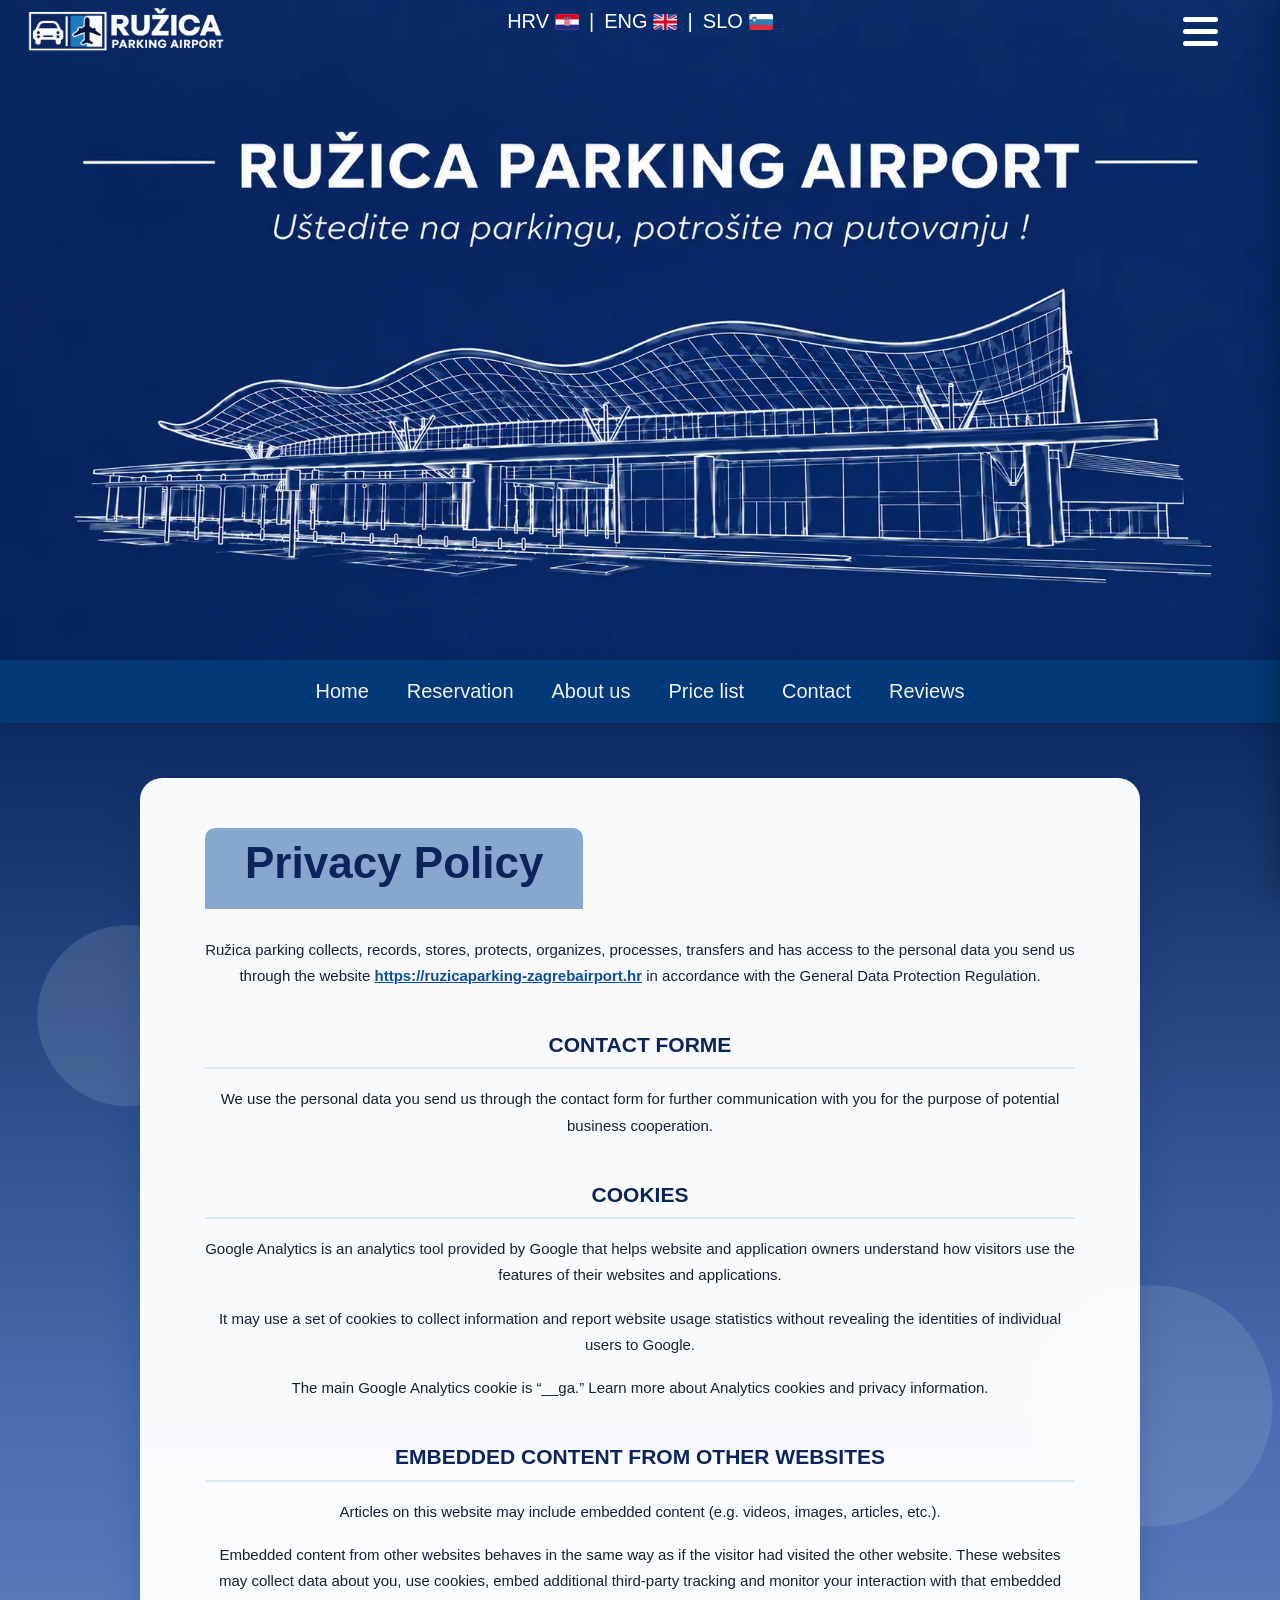
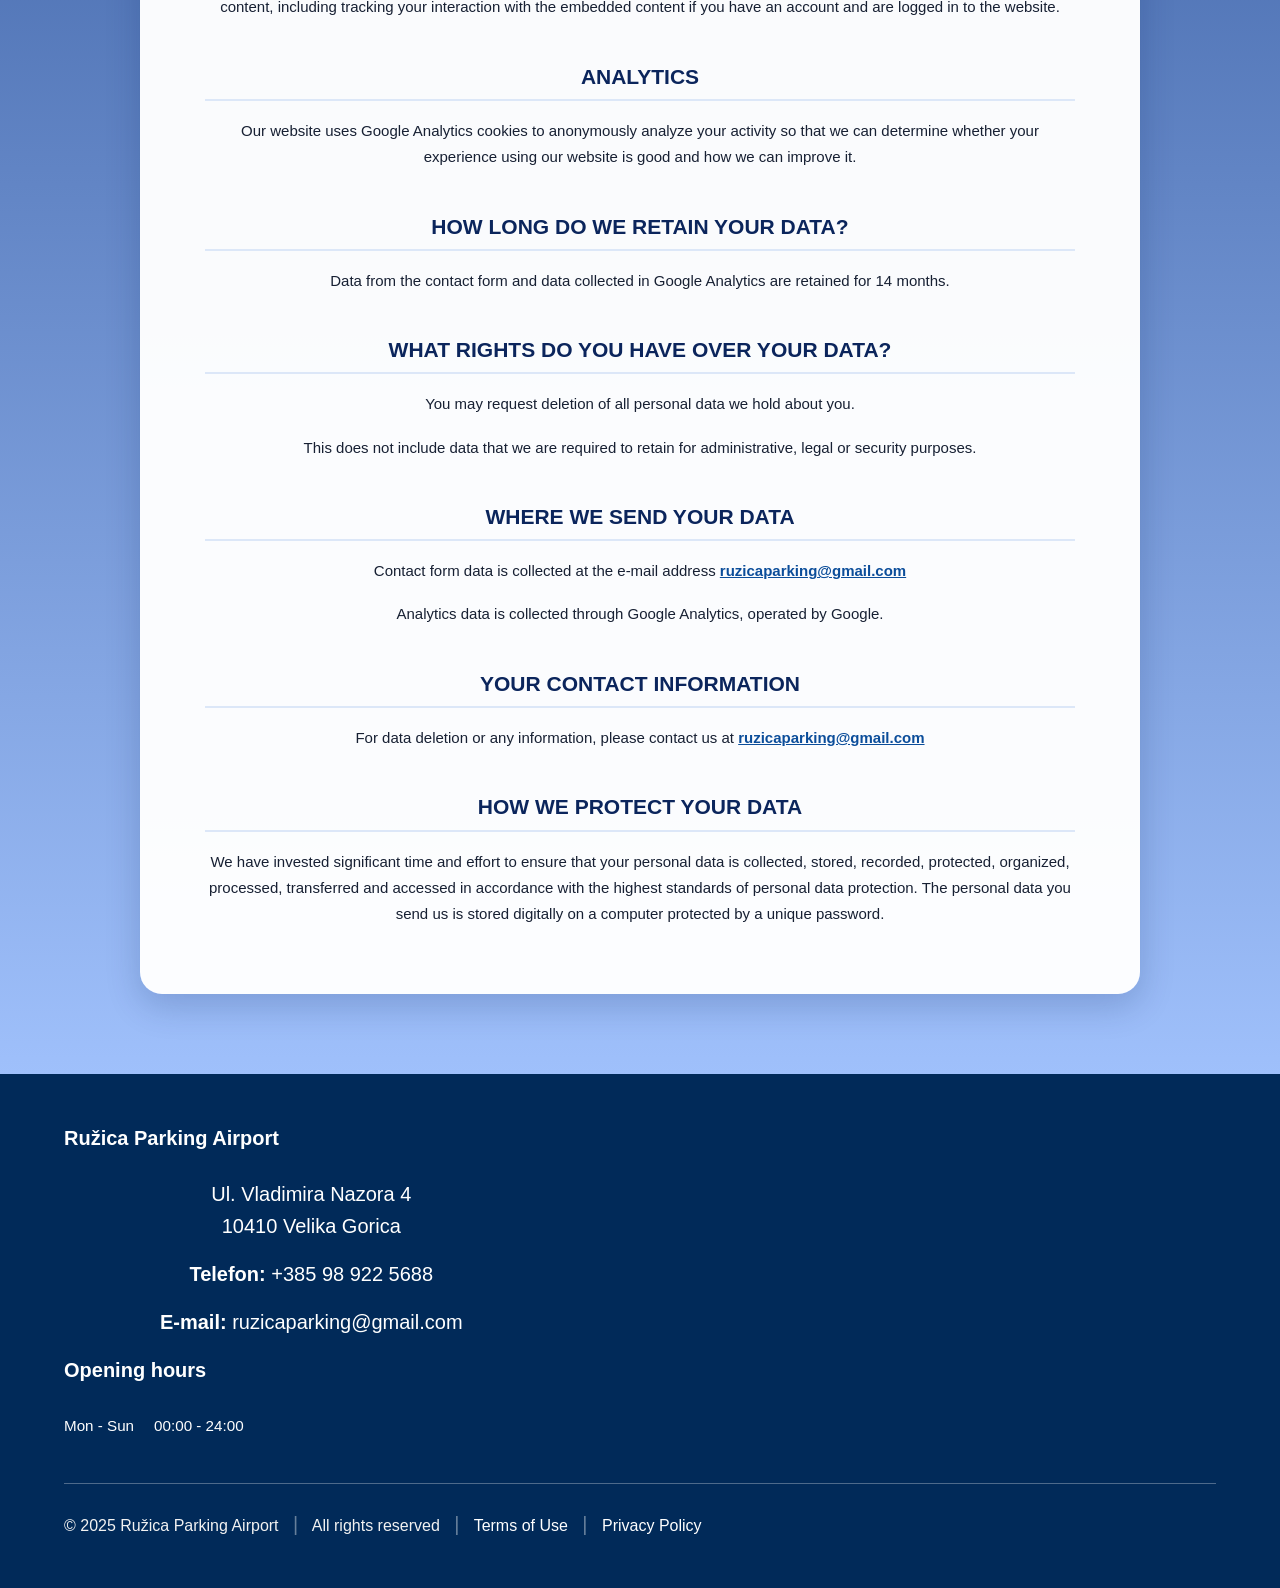
<file: politika-privatnosti-en.html>
<!DOCTYPE html>
<html lang="en">
<head>
<meta charset="UTF-8">
<meta name="viewport" content="width=device-width, initial-scale=1.0">
<title>Privacy Policy | Ružica Parking Airport</title>
<link rel="icon"
href="slike/parking.webp"
type="image/webp"
sizes="16x18">

<link rel="stylesheet" href="style.css">
<link rel="stylesheet" href="politika-privatnosti.css">
<link rel="stylesheet" href="https://cdnjs.cloudflare.com/ajax/libs/font-awesome/6.5.2/css/all.min.css">
</head>
<body>
<header class="site-header">
<!-- =========================================================
     JEZICI
========================================================= -->

<div class="language-switcher">

    <a href="politika-privatnosti.html" data-language="hr"><span>HRV</span><img src="slike/zastava-hr.webp" alt="Hrvatski"></a>


    <span>|</span>


    <a href="politika-privatnosti-en.html" data-language="en"><span>ENG</span><img src="slike/zastava-en.webp" alt="English"></a>


    <span>|</span>


    <a href="politika-privatnosti-slo.html" data-language="sl"><span>SLO</span><img src="slike/zastava-slo.webp" alt="Slovenščina"></a>

</div>
<div class="floating-header">
<a href="index.html#pocetna" class="logo-link" aria-label="Ružica Parking Airport">
<img src="slike/logo_trans.webp" class="floating-logo" alt="Ružica Parking Airport">
<img src="slike/logo_trans_tamni.webp" class="logo-mobile" alt="Ružica Parking Airport">
</a>
<div class="humburger-menu">
<input type="checkbox" id="menu-toggle" aria-label="Open menu">
<div class="humburger-lines" aria-hidden="true"><span class="line line1"></span><span class="line line2"></span><span class="line line3"></span></div>
<nav class="humburger-items" aria-label="Mobile menu">
<a href="index.html#pocetna">Home</a>
<a href="index.html#rezervacija">Reservation</a>
<a href="index.html#onama">About us</a>
<a href="index.html#cjenik">Price list</a>
<a href="index.html#kontakt">Contact</a>
<a href="index.html#recenzijeG">Reviews</a>
<a href="uvjeti-koristenja-en.html">Terms of Use</a>
<a href="politika-privatnosti-en.html" class="menu-active">Privacy Policy</a>
</nav>
</div>
</div>
</header>

<section class="privatnost-hero-image"><img src="slike/pocetna5.webp" alt="Ružica Parking Airport"></section>

<nav id="navbar" aria-label="Glavna navigacija">
<a href="index.html#pocetna">Home</a>
<a href="index.html#rezervacija">Reservation</a>
<a href="index.html#onama">About us</a>
<a href="index.html#cjenik">Price list</a>
<a href="index.html#kontakt">Contact</a>
<a href="index.html#recenzijeG">Reviews</a>

</nav>

<main class="privatnost-page">
<article class="privatnost-sadrzaj">
<h1>Privacy Policy</h1>

<p>Ružica parking collects, records, stores, protects, organizes, processes, transfers and has access to the personal data you send us through the website <a href="https://ruzicaparking-zagrebairport.hr">https://ruzicaparking-zagrebairport.hr</a> in accordance with the General Data Protection Regulation.</p>

<h2>Contact forme</h2>
<p>We use the personal data you send us through the contact form for further communication with you for the purpose of potential business cooperation.</p>

<h2>Cookies</h2>
<p>Google Analytics is an analytics tool provided by Google that helps website and application owners understand how visitors use the features of their websites and applications.</p>
<p>It may use a set of cookies to collect information and report website usage statistics without revealing the identities of individual users to Google.</p>
<p>The main Google Analytics cookie is “__ga.” Learn more about Analytics cookies and privacy information.</p>

<h2>Embedded content from other websites</h2>
<p>Articles on this website may include embedded content (e.g. videos, images, articles, etc.).</p>
<p>Embedded content from other websites behaves in the same way as if the visitor had visited the other website. These websites may collect data about you, use cookies, embed additional third-party tracking and monitor your interaction with that embedded content, including tracking your interaction with the embedded content if you have an account and are logged in to the website.</p>

<h2>Analytics</h2>
<p>Our website uses Google Analytics cookies to anonymously analyze your activity so that we can determine whether your experience using our website is good and how we can improve it.</p>

<h2>How long do we retain your data?</h2>
<p>Data from the contact form and data collected in Google Analytics are retained for 14 months.</p>

<h2>What rights do you have over your data?</h2>
<p>You may request deletion of all personal data we hold about you.</p>
<p>This does not include data that we are required to retain for administrative, legal or security purposes.</p>

<h2>Where we send your data</h2>
<p>Contact form data is collected at the e-mail address <a href="mailto:ruzicaparking@gmail.com">ruzicaparking@gmail.com</a></p>
<p>Analytics data is collected through Google Analytics, operated by Google.</p>

<h2>Your contact information</h2>
<p>For data deletion or any information, please contact us at <a href="mailto:ruzicaparking@gmail.com">ruzicaparking@gmail.com</a></p>

<h2>How we protect your data</h2>
<p>We have invested significant time and effort to ensure that your personal data is collected, stored, recorded, protected, organized, processed, transferred and accessed in accordance with the highest standards of personal data protection. The personal data you send us is stored digitally on a computer protected by a unique password.</p>
</article>
</main>

<footer class="footer-local">
<div class="container">
<div class="footer-local__main">
<div class="footer-local__details">
<h3>Ružica Parking Airport</h3>
<p>Ul. Vladimira Nazora 4<br>10410 Velika Gorica</p>
<p><strong>Telefon:</strong> <a href="tel:+385989225688">+385 98 922 5688</a></p>
<p><strong>E-mail:</strong> <a href="mailto:ruzicaparking@gmail.com">ruzicaparking@gmail.com</a></p>
<h3>Opening hours</h3>
<ul class="footer-local__hours-list"><li><span>Mon - Sun</span><span>00:00 - 24:00</span></li></ul>
</div>
<div class="footer-local__map"><iframe src="https://www.google.com/maps?q=Ul.%20Vladimira%20Nazora%204,%2010410%20Velika%20Gorica&output=embed" loading="lazy" referrerpolicy="no-referrer-when-downgrade" title="Ružica Parking location"></iframe></div>
</div>
<div class="footer-local__bottom"><div class="footer-local__copyright">© 2025 Ružica Parking Airport <span class="footer-separator">|</span> All rights reserved <span class="footer-separator">|</span> <a href="uvjeti-koristenja-en.html">Terms of Use</a> <span class="footer-separator">|</span> <a href="politika-privatnosti-en.html">Privacy Policy</a></div></div>
</div>
</footer>

<script>
document.addEventListener("DOMContentLoaded", function () {
const menuToggle = document.getElementById("menu-toggle");
const menuLinks = document.querySelectorAll(".humburger-items a");
if (!menuToggle) return;
menuLinks.forEach(function (link) { link.addEventListener("click", function () { menuToggle.checked = false; }); });
document.addEventListener("click", function (event) {
const menu = document.querySelector(".humburger-menu");
if (menuToggle.checked && menu && !menu.contains(event.target)) menuToggle.checked = false;
});
document.addEventListener("keydown", function (event) { if (event.key === "Escape") menuToggle.checked = false; });
});
</script>
</body>
</html>
</file>
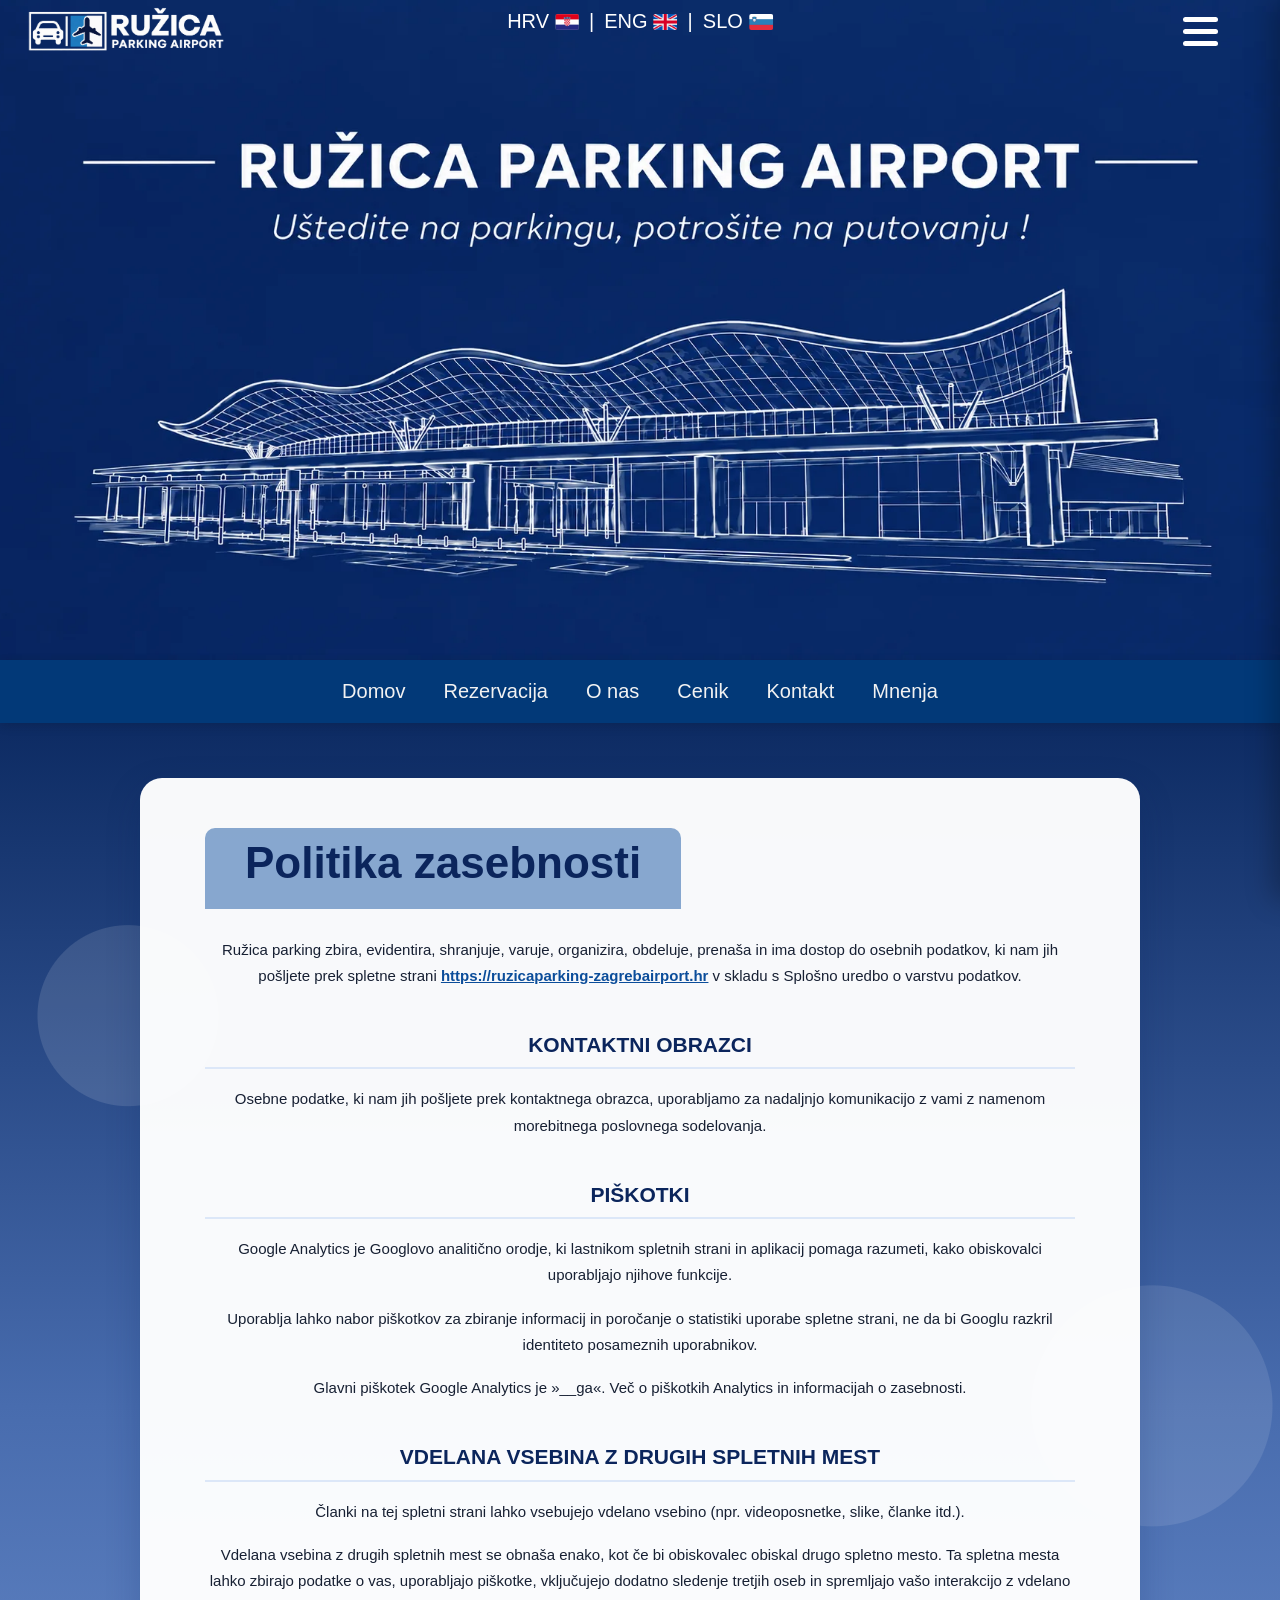
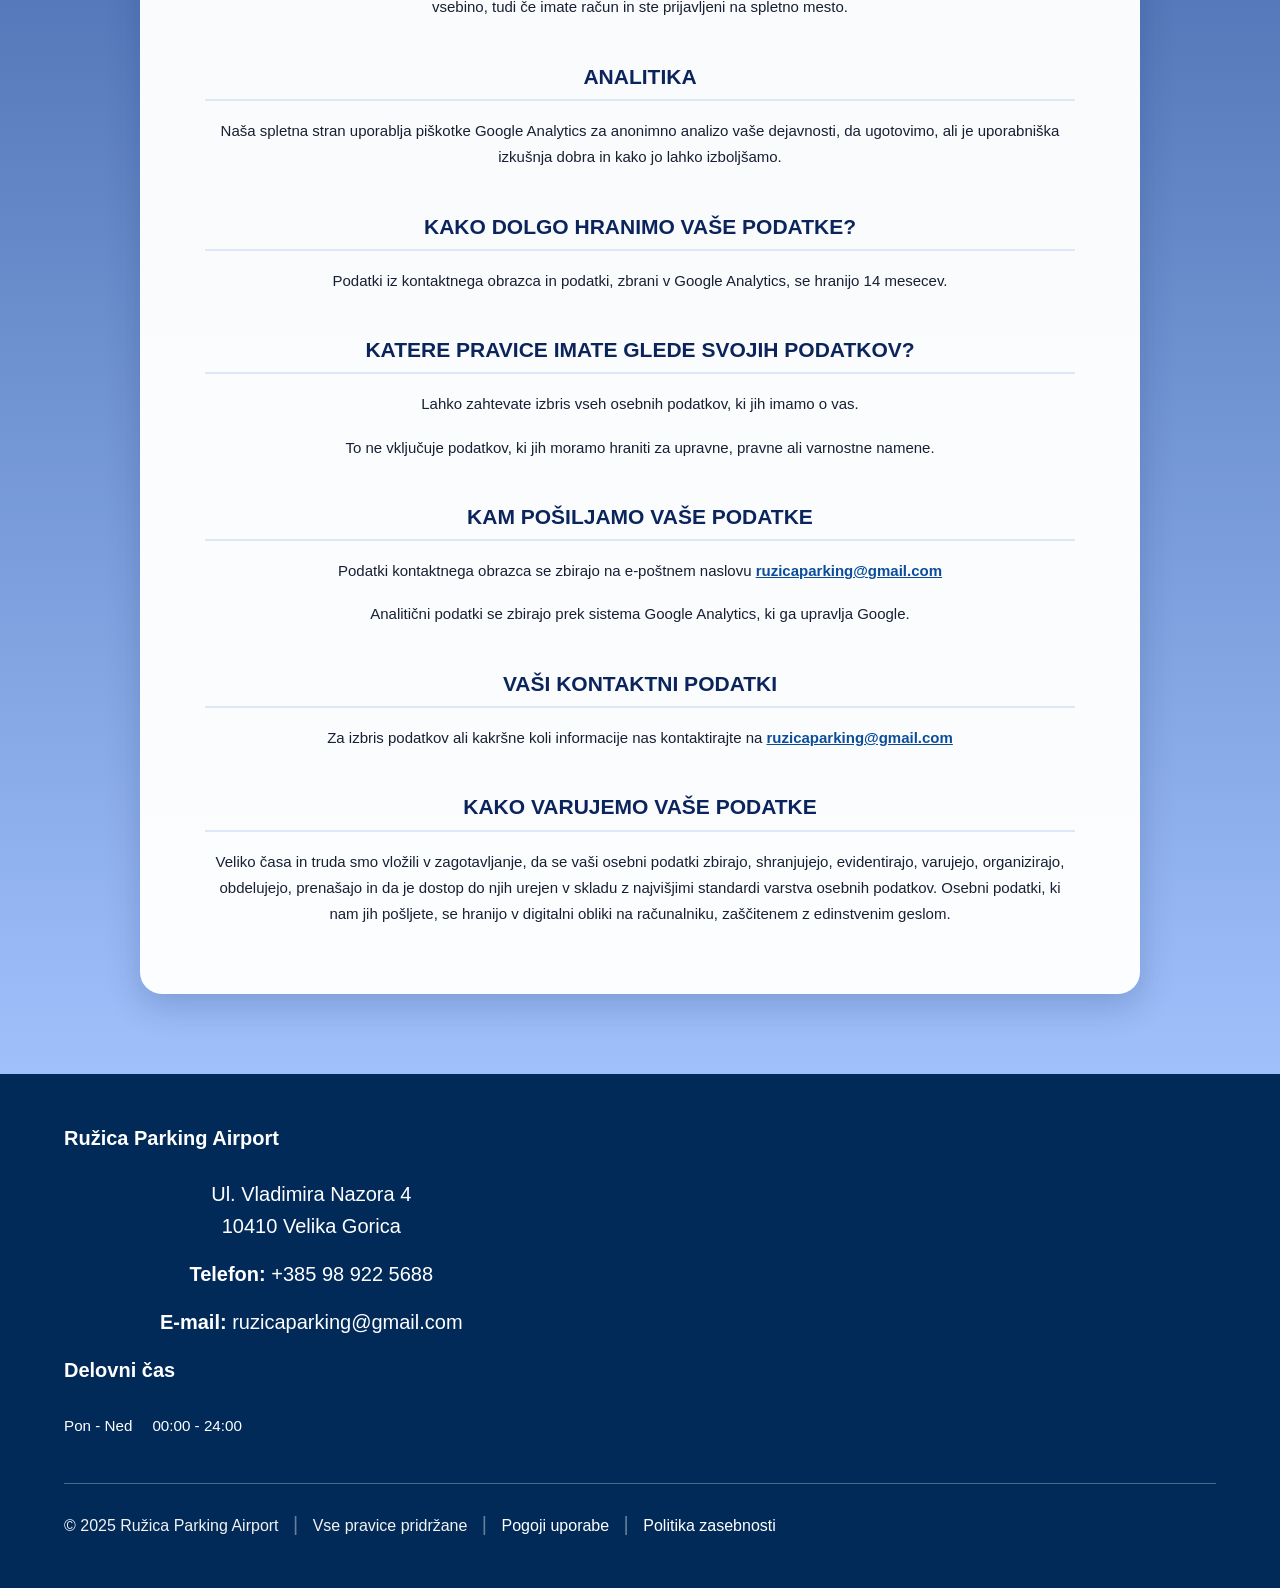
<file: politika-privatnosti-slo.html>
<!DOCTYPE html>
<html lang="sl">
<head>
<meta charset="UTF-8">
<meta name="viewport" content="width=device-width, initial-scale=1.0">
<title>Politika zasebnosti | Ružica Parking Airport</title>
<link rel="icon"
href="slike/parking.webp"
type="image/webp"
sizes="16x18">

<link rel="stylesheet" href="style.css">
<link rel="stylesheet" href="politika-privatnosti.css">
<link rel="stylesheet" href="https://cdnjs.cloudflare.com/ajax/libs/font-awesome/6.5.2/css/all.min.css">
</head>
<body>
<header class="site-header">
<!-- =========================================================
     JEZICI
========================================================= -->

<div class="language-switcher">

    <a href="politika-privatnosti.html" data-language="hr"><span>HRV</span><img src="slike/zastava-hr.webp" alt="Hrvatski"></a>


    <span>|</span>


    <a href="politika-privatnosti-en.html" data-language="en"><span>ENG</span><img src="slike/zastava-en.webp" alt="English"></a>


    <span>|</span>


    <a href="politika-privatnosti-slo.html" data-language="sl"><span>SLO</span><img src="slike/zastava-slo.webp" alt="Slovenščina"></a>

</div>
<div class="floating-header">
<a href="index.html#pocetna" class="logo-link" aria-label="Ružica Parking Airport">
<img src="slike/logo_trans.webp" class="floating-logo" alt="Ružica Parking Airport">
<img src="slike/logo_trans_tamni.webp" class="logo-mobile" alt="Ružica Parking Airport">
</a>
<div class="humburger-menu">
<input type="checkbox" id="menu-toggle" aria-label="Odpri meni">
<div class="humburger-lines" aria-hidden="true"><span class="line line1"></span><span class="line line2"></span><span class="line line3"></span></div>
<nav class="humburger-items" aria-label="Mobilni meni">
<a href="index.html#pocetna">Domov</a>
<a href="index.html#rezervacija">Rezervacija</a>
<a href="index.html#onama">O nas</a>
<a href="index.html#cjenik">Cenik</a>
<a href="index.html#kontakt">Kontakt</a>
<a href="index.html#recenzijeG">Mnenja</a>
<a href="uvjeti-koristenja-slo.html">Pogoji uporabe</a>
<a href="politika-privatnosti-slo.html" class="menu-active">Politika zasebnosti</a>
</nav>
</div>
</div>
</header>

<section class="privatnost-hero-image"><img src="slike/pocetna5.webp" alt="Ružica Parking Airport"></section>

<nav id="navbar" aria-label="Glavna navigacija">
<a href="index.html#pocetna">Domov</a>
<a href="index.html#rezervacija">Rezervacija</a>
<a href="index.html#onama">O nas</a>
<a href="index.html#cjenik">Cenik</a>
<a href="index.html#kontakt">Kontakt</a>
<a href="index.html#recenzijeG">Mnenja</a>

</nav>

<main class="privatnost-page">
<article class="privatnost-sadrzaj">
<h1>Politika zasebnosti</h1>

<p>Ružica parking zbira, evidentira, shranjuje, varuje, organizira, obdeluje, prenaša in ima dostop do osebnih podatkov, ki nam jih pošljete prek spletne strani <a href="https://ruzicaparking-zagrebairport.hr">https://ruzicaparking-zagrebairport.hr</a> v skladu s Splošno uredbo o varstvu podatkov.</p>

<h2>Kontaktni obrazci</h2>
<p>Osebne podatke, ki nam jih pošljete prek kontaktnega obrazca, uporabljamo za nadaljnjo komunikacijo z vami z namenom morebitnega poslovnega sodelovanja.</p>

<h2>Piškotki</h2>
<p>Google Analytics je Googlovo analitično orodje, ki lastnikom spletnih strani in aplikacij pomaga razumeti, kako obiskovalci uporabljajo njihove funkcije.</p>
<p>Uporablja lahko nabor piškotkov za zbiranje informacij in poročanje o statistiki uporabe spletne strani, ne da bi Googlu razkril identiteto posameznih uporabnikov.</p>
<p>Glavni piškotek Google Analytics je »__ga«. Več o piškotkih Analytics in informacijah o zasebnosti.</p>

<h2>Vdelana vsebina z drugih spletnih mest</h2>
<p>Članki na tej spletni strani lahko vsebujejo vdelano vsebino (npr. videoposnetke, slike, članke itd.).</p>
<p>Vdelana vsebina z drugih spletnih mest se obnaša enako, kot če bi obiskovalec obiskal drugo spletno mesto. Ta spletna mesta lahko zbirajo podatke o vas, uporabljajo piškotke, vključujejo dodatno sledenje tretjih oseb in spremljajo vašo interakcijo z vdelano vsebino, tudi če imate račun in ste prijavljeni na spletno mesto.</p>

<h2>Analitika</h2>
<p>Naša spletna stran uporablja piškotke Google Analytics za anonimno analizo vaše dejavnosti, da ugotovimo, ali je uporabniška izkušnja dobra in kako jo lahko izboljšamo.</p>

<h2>Kako dolgo hranimo vaše podatke?</h2>
<p>Podatki iz kontaktnega obrazca in podatki, zbrani v Google Analytics, se hranijo 14 mesecev.</p>

<h2>Katere pravice imate glede svojih podatkov?</h2>
<p>Lahko zahtevate izbris vseh osebnih podatkov, ki jih imamo o vas.</p>
<p>To ne vključuje podatkov, ki jih moramo hraniti za upravne, pravne ali varnostne namene.</p>

<h2>Kam pošiljamo vaše podatke</h2>
<p>Podatki kontaktnega obrazca se zbirajo na e-poštnem naslovu <a href="mailto:ruzicaparking@gmail.com">ruzicaparking@gmail.com</a></p>
<p>Analitični podatki se zbirajo prek sistema Google Analytics, ki ga upravlja Google.</p>

<h2>Vaši kontaktni podatki</h2>
<p>Za izbris podatkov ali kakršne koli informacije nas kontaktirajte na <a href="mailto:ruzicaparking@gmail.com">ruzicaparking@gmail.com</a></p>

<h2>Kako varujemo vaše podatke</h2>
<p>Veliko časa in truda smo vložili v zagotavljanje, da se vaši osebni podatki zbirajo, shranjujejo, evidentirajo, varujejo, organizirajo, obdelujejo, prenašajo in da je dostop do njih urejen v skladu z najvišjimi standardi varstva osebnih podatkov. Osebni podatki, ki nam jih pošljete, se hranijo v digitalni obliki na računalniku, zaščitenem z edinstvenim geslom.</p>
</article>
</main>

<footer class="footer-local">
<div class="container">
<div class="footer-local__main">
<div class="footer-local__details">
<h3>Ružica Parking Airport</h3>
<p>Ul. Vladimira Nazora 4<br>10410 Velika Gorica</p>
<p><strong>Telefon:</strong> <a href="tel:+385989225688">+385 98 922 5688</a></p>
<p><strong>E-mail:</strong> <a href="mailto:ruzicaparking@gmail.com">ruzicaparking@gmail.com</a></p>
<h3>Delovni čas</h3>
<ul class="footer-local__hours-list"><li><span>Pon - Ned</span><span>00:00 - 24:00</span></li></ul>
</div>
<div class="footer-local__map"><iframe src="https://www.google.com/maps?q=Ul.%20Vladimira%20Nazora%204,%2010410%20Velika%20Gorica&output=embed" loading="lazy" referrerpolicy="no-referrer-when-downgrade" title="Lokacija Ružica Parking"></iframe></div>
</div>
<div class="footer-local__bottom"><div class="footer-local__copyright">© 2025 Ružica Parking Airport <span class="footer-separator">|</span> Vse pravice pridržane <span class="footer-separator">|</span> <a href="uvjeti-koristenja-slo.html">Pogoji uporabe</a> <span class="footer-separator">|</span> <a href="politika-privatnosti-slo.html">Politika zasebnosti</a></div></div>
</div>
</footer>

<script>
document.addEventListener("DOMContentLoaded", function () {
const menuToggle = document.getElementById("menu-toggle");
const menuLinks = document.querySelectorAll(".humburger-items a");
if (!menuToggle) return;
menuLinks.forEach(function (link) { link.addEventListener("click", function () { menuToggle.checked = false; }); });
document.addEventListener("click", function (event) {
const menu = document.querySelector(".humburger-menu");
if (menuToggle.checked && menu && !menu.contains(event.target)) menuToggle.checked = false;
});
document.addEventListener("keydown", function (event) { if (event.key === "Escape") menuToggle.checked = false; });
});
</script>
</body>
</html>
</file>
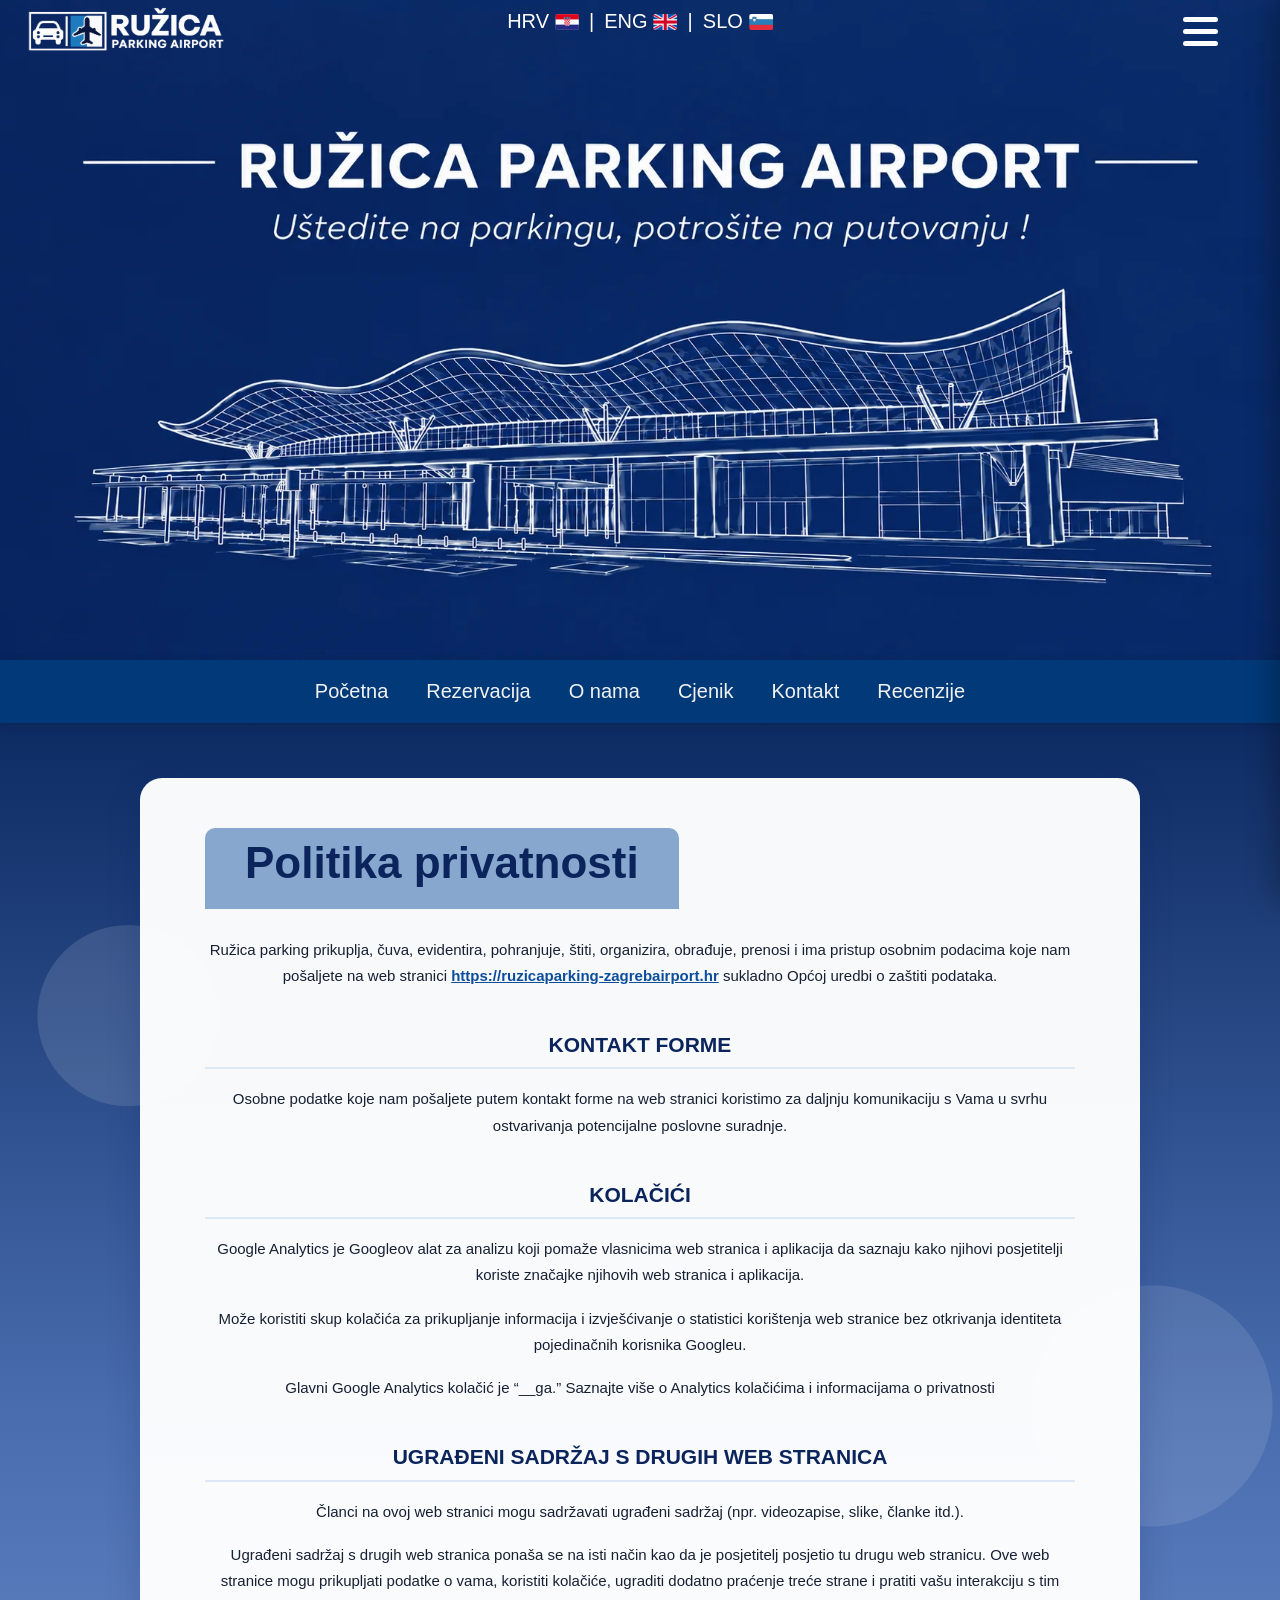
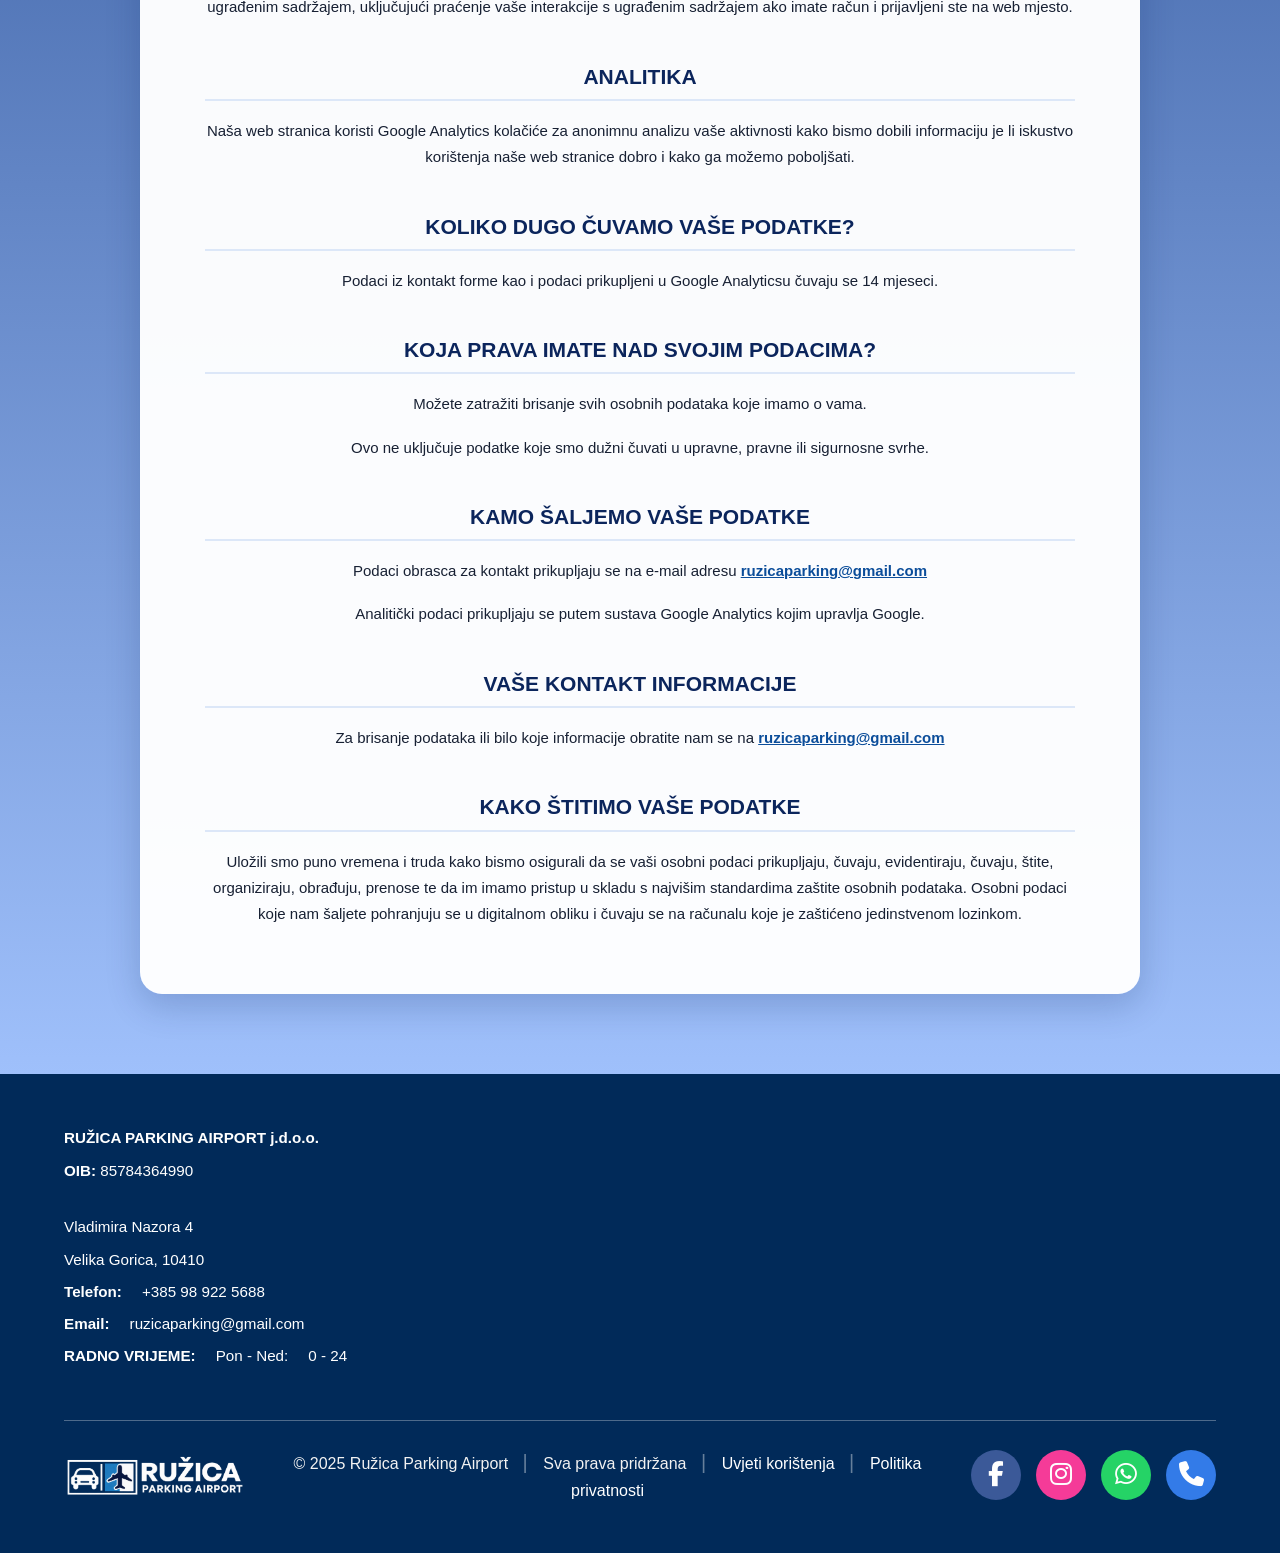
<file: politika-privatnosti.html>
<!DOCTYPE html>
<html lang="hr">
<head>
<meta charset="UTF-8">
<meta name="viewport" content="width=device-width, initial-scale=1.0">
<title>Politika privatnosti | Ružica Parking Airport</title>
<link rel="icon"
href="slike/parking.webp"
type="image/webp"
sizes="16x18">

<link rel="stylesheet" href="style.css">
<link rel="stylesheet" href="politika-privatnosti.css">
<link rel="stylesheet" href="https://cdnjs.cloudflare.com/ajax/libs/font-awesome/6.5.2/css/all.min.css">
</head>
<body>
<header class="site-header">
<!-- =========================================================
     JEZICI
========================================================= -->

<div class="language-switcher">

    <a href="politika-privatnosti.html"
       data-language="hr"
       onclick="changeLanguage('hr'); return false;">

        <span data-i18n="jezik_hr">
            HRV
        </span>

        <img
            src="slike/zastava-hr.webp"
            alt="Hrvatski">

    </a>


    <span>|</span>


    <a href="politika-privatnosti-en.html"
       data-language="en"
       onclick="changeLanguage('en'); return false;">

        <span data-i18n="jezik_en">
            ENG
        </span>

        <img
            src="slike/zastava-en.webp"
            alt="English">

    </a>


    <span>|</span>


    <a href="politika-privatnosti-slo.html"
       data-language="sl"
       onclick="changeLanguage('sl'); return false;">

        <span data-i18n="jezik_sl">
            SLO
        </span>

        <img
            src="slike/zastava-slo.webp"
            alt="Slovenščina">

    </a>

</div>
<div class="floating-header">
<a href="index.html#pocetna" class="logo-link" aria-label="Ružica Parking Airport">
<img src="slike/logo_trans.webp" class="floating-logo " alt="Ružica Parking Airport">
<img src="slike/logo_trans_tamni.webp" class=" logo-mobile" alt="Ružica Parking Airport">
</a>
<div class="humburger-menu">
<input type="checkbox" id="menu-toggle" aria-label="Otvori izbornik">
<div class="humburger-lines" aria-hidden="true"><span class="line line1"></span><span class="line line2"></span><span class="line line3"></span></div>
<nav class="humburger-items" aria-label="Mobilni izbornik">
<a href="index.html#pocetna">Početna</a>
<a href="index.html#rezervacija">Rezervacija</a>
<a href="index.html#onama">O nama</a>
<a href="index.html#cjenik">Cjenik</a>
<a href="index.html#kontakt">Kontakt</a>
<a href="index.html#recenzijeG">Recenzije</a>
<a href="uvjeti-koristenja.html">Uvjeti korištenja</a>
<a href="politika-privatnosti.html" class="menu-active">Politika privatnosti</a>
</nav>
</div>
</div>
</header>

<section class="privatnost-hero-image"><img src="slike/pocetna5.webp" alt="Ružica Parking Airport"></section>

<nav id="navbar" aria-label="Glavna navigacija">
<a href="index.html#pocetna">Početna</a>
<a href="index.html#rezervacija">Rezervacija</a>
<a href="index.html#onama">O nama</a>
<a href="index.html#cjenik">Cjenik</a>
<a href="index.html#kontakt">Kontakt</a>
<a href="index.html#recenzijeG">Recenzije</a>

</nav>

<main class="privatnost-page">
<article class="privatnost-sadrzaj">
<h1>Politika privatnosti</h1>

<p>Ružica parking prikuplja, čuva, evidentira, pohranjuje, štiti, organizira, obrađuje, prenosi i ima pristup osobnim podacima koje nam pošaljete na web stranici <a href="https://ruzicaparking-zagrebairport.hr">https://ruzicaparking-zagrebairport.hr</a> sukladno Općoj uredbi o zaštiti podataka.</p>

<h2>Kontakt forme</h2>
<p>Osobne podatke koje nam pošaljete putem kontakt forme na web stranici koristimo za daljnju komunikaciju s Vama u svrhu ostvarivanja potencijalne poslovne suradnje.</p>

<h2>Kolačići</h2>
<p>Google Analytics je Googleov alat za analizu koji pomaže vlasnicima web stranica i aplikacija da saznaju kako njihovi posjetitelji koriste značajke njihovih web stranica i aplikacija.</p>
<p>Može koristiti skup kolačića za prikupljanje informacija i izvješćivanje o statistici korištenja web stranice bez otkrivanja identiteta pojedinačnih korisnika Googleu.</p>
<p>Glavni Google Analytics kolačić je “__ga.” Saznajte više o Analytics kolačićima i informacijama o privatnosti</p>

<h2>Ugrađeni sadržaj s drugih web stranica</h2>
<p>Članci na ovoj web stranici mogu sadržavati ugrađeni sadržaj (npr. videozapise, slike, članke itd.).</p>
<p>Ugrađeni sadržaj s drugih web stranica ponaša se na isti način kao da je posjetitelj posjetio tu drugu web stranicu. Ove web stranice mogu prikupljati podatke o vama, koristiti kolačiće, ugraditi dodatno praćenje treće strane i pratiti vašu interakciju s tim ugrađenim sadržajem, uključujući praćenje vaše interakcije s ugrađenim sadržajem ako imate račun i prijavljeni ste na web mjesto.</p>

<h2>Analitika</h2>
<p>Naša web stranica koristi Google Analytics kolačiće za anonimnu analizu vaše aktivnosti kako bismo dobili informaciju je li iskustvo korištenja naše web stranice dobro i kako ga možemo poboljšati.</p>

<h2>Koliko dugo čuvamo vaše podatke?</h2>
<p>Podaci iz kontakt forme kao i podaci prikupljeni u Google Analyticsu čuvaju se 14 mjeseci.</p>

<h2>Koja prava imate nad svojim podacima?</h2>
<p>Možete zatražiti brisanje svih osobnih podataka koje imamo o vama.</p>
<p>Ovo ne uključuje podatke koje smo dužni čuvati u upravne, pravne ili sigurnosne svrhe.</p>

<h2>Kamo šaljemo vaše podatke</h2>
<p>Podaci obrasca za kontakt prikupljaju se na e-mail adresu <a href="mailto:ruzicaparking@gmail.com">ruzicaparking@gmail.com</a></p>
<p>Analitički podaci prikupljaju se putem sustava Google Analytics kojim upravlja Google.</p>

<h2>Vaše kontakt informacije</h2>
<p>Za brisanje podataka ili bilo koje informacije obratite nam se na <a href="mailto:ruzicaparking@gmail.com">ruzicaparking@gmail.com</a></p>

<h2>Kako štitimo vaše podatke</h2>
<p>Uložili smo puno vremena i truda kako bismo osigurali da se vaši osobni podaci prikupljaju, čuvaju, evidentiraju, čuvaju, štite, organiziraju, obrađuju, prenose te da im imamo pristup u skladu s najvišim standardima zaštite osobnih podataka. Osobni podaci koje nam šaljete pohranjuju se u digitalnom obliku i čuvaju se na računalu koje je zaštićeno jedinstvenom lozinkom.</p>
</article>
</main>

<footer
    class="footer-local"
    role="contentinfo">


    <div class="container">


        <div class="footer-local__main">


            <div class="footer-local__details">


                <ul class="footer-local__hours-list">


                    <li>

                        <span>

                            <strong>
                                RUŽICA PARKING AIRPORT j.d.o.o.
                            </strong>

                        </span>

                    </li>


                    <li>

                        <span>

                            <strong>
                                OIB:
                            </strong>

                            85784364990

                        </span>

                    </li>


                    <br>


                    <li>
                        <span>
                            Vladimira Nazora 4
                        </span>
                    </li>


                    <li>
                        <span>
                            Velika Gorica, 10410
                        </span>
                    </li>


                    <li>

                        <strong>
                            Telefon:
                        </strong>

                        <a href="tel:+385989225688">
                            +385 98 922 5688
                        </a>

                    </li>


                    <li>

                        <strong>
                            Email:
                        </strong>

                        <a href="mailto:ruzicaparking@gmail.com">
                            ruzicaparking@gmail.com
                        </a>

                    </li>


                    <li>

                        <span>

                            <strong>
                                RADNO VRIJEME:
                            </strong>

                        </span>

                        <span>
                            Pon - Ned:
                        </span>

                        <span>
                            0 - 24
                        </span>

                    </li>


                </ul>

            </div>


            <div class="footer-local__map">


                <iframe
                    src="https://www.google.com/maps/embed?pb=!1m18!1m12!1m3!1d3311.92418849207!2d16.061559592528475!3d45.731392066347574!2m3!1f0!2f0!3f0!3m2!1i1024!2i768!4f13.1!3m3!1m2!1s0x47667ef19e0d627d%3A0x4a64f5ac2dcf4c5b!2sUl.%20Vladimira%20Nazora%204%2C%2010410%2C%20Velika%20Gorica!5e0!3m2!1shr!2shr!4v1790283553648!5m2!1shr!2shr"
                    width="600"
                    height="450"
                    style="border:0;"
                    allowfullscreen=""
                    loading="lazy"
                    referrerpolicy="strict-origin-when-cross-origin">
                </iframe>

            </div>

        </div>


        <div class="footer-local__bottom">
<img
            src="slike/logo_trans.webp"
            class="logo"
            alt="Ružica Parking Airport" >
			

            <div class="footer-local__copyright">

                © 2025 Ružica Parking Airport

                <span class="footer-separator">
                    |
                </span>

                <span>
                    Sva prava pridržana
                </span>

                <span class="footer-separator">
                    |
                </span>

                <a
                    href="uvjeti-koristenja.html"
                   >
                    Uvjeti korištenja
                </a>

                <span class="footer-separator">
                    |
                </span>

                <a
                    href="politika-privatnosti.html"
                   >
                    Politika privatnosti
                </a>

            </div>


            <nav
                class="rounded-social-buttons"
                aria-label="Društvene mreže i kontakt">


                <a
                    class="social-button facebook"
                    href="https://www.facebook.com/ruzicaparking/?locale=hr_HR"
                    aria-label="Facebook"
                    target="_blank">

                    <i class="fab fa-facebook-f"></i>

                </a>


                <a
                    class="social-button instagram"
                    href="https://www.instagram.com/ruzicaparking/"
                    aria-label="Instagram"
                    target="_blank">

                    <i class="fab fa-instagram"></i>

                </a>


                <a
                    class="social-button whatsapp"
                    href="https://wa.me/385989225688"
                    aria-label="WhatsApp"
                    target="_blank">

                    <i class="fab fa-whatsapp"></i>

                </a>


                <a
                    class="social-button phone"
                    href="tel:+385989225688"
                    aria-label="Telefon">

                    <i class="fas fa-phone"></i>

                </a>

            </nav>

        </div>

    </div>

</footer>

<script>
document.addEventListener("DOMContentLoaded", function () {
const menuToggle = document.getElementById("menu-toggle");
const menuLinks = document.querySelectorAll(".humburger-items a");
if (!menuToggle) return;
menuLinks.forEach(function (link) { link.addEventListener("click", function () { menuToggle.checked = false; }); });
document.addEventListener("click", function (event) {
const menu = document.querySelector(".humburger-menu");
if (menuToggle.checked && menu && !menu.contains(event.target)) menuToggle.checked = false;
});
document.addEventListener("keydown", function (event) { if (event.key === "Escape") menuToggle.checked = false; });
});
</script>
</body>
</html>
</file>
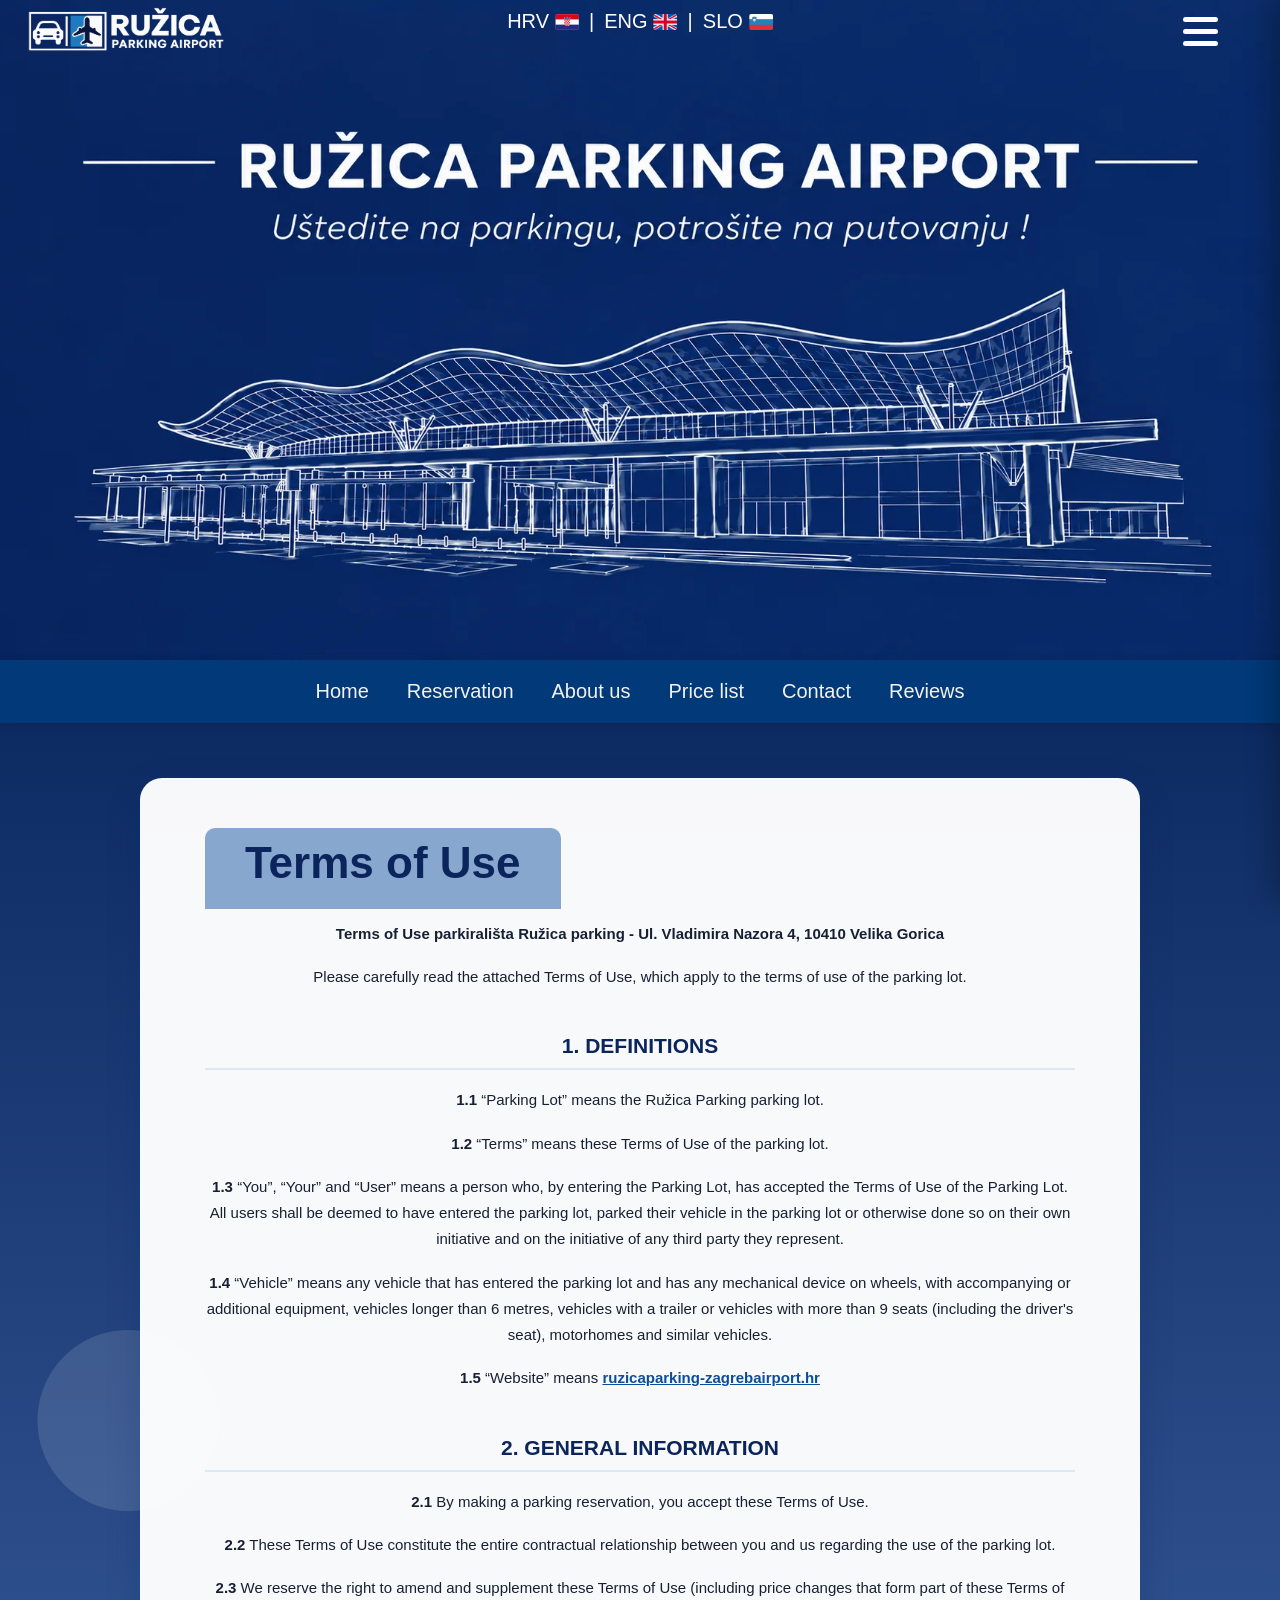
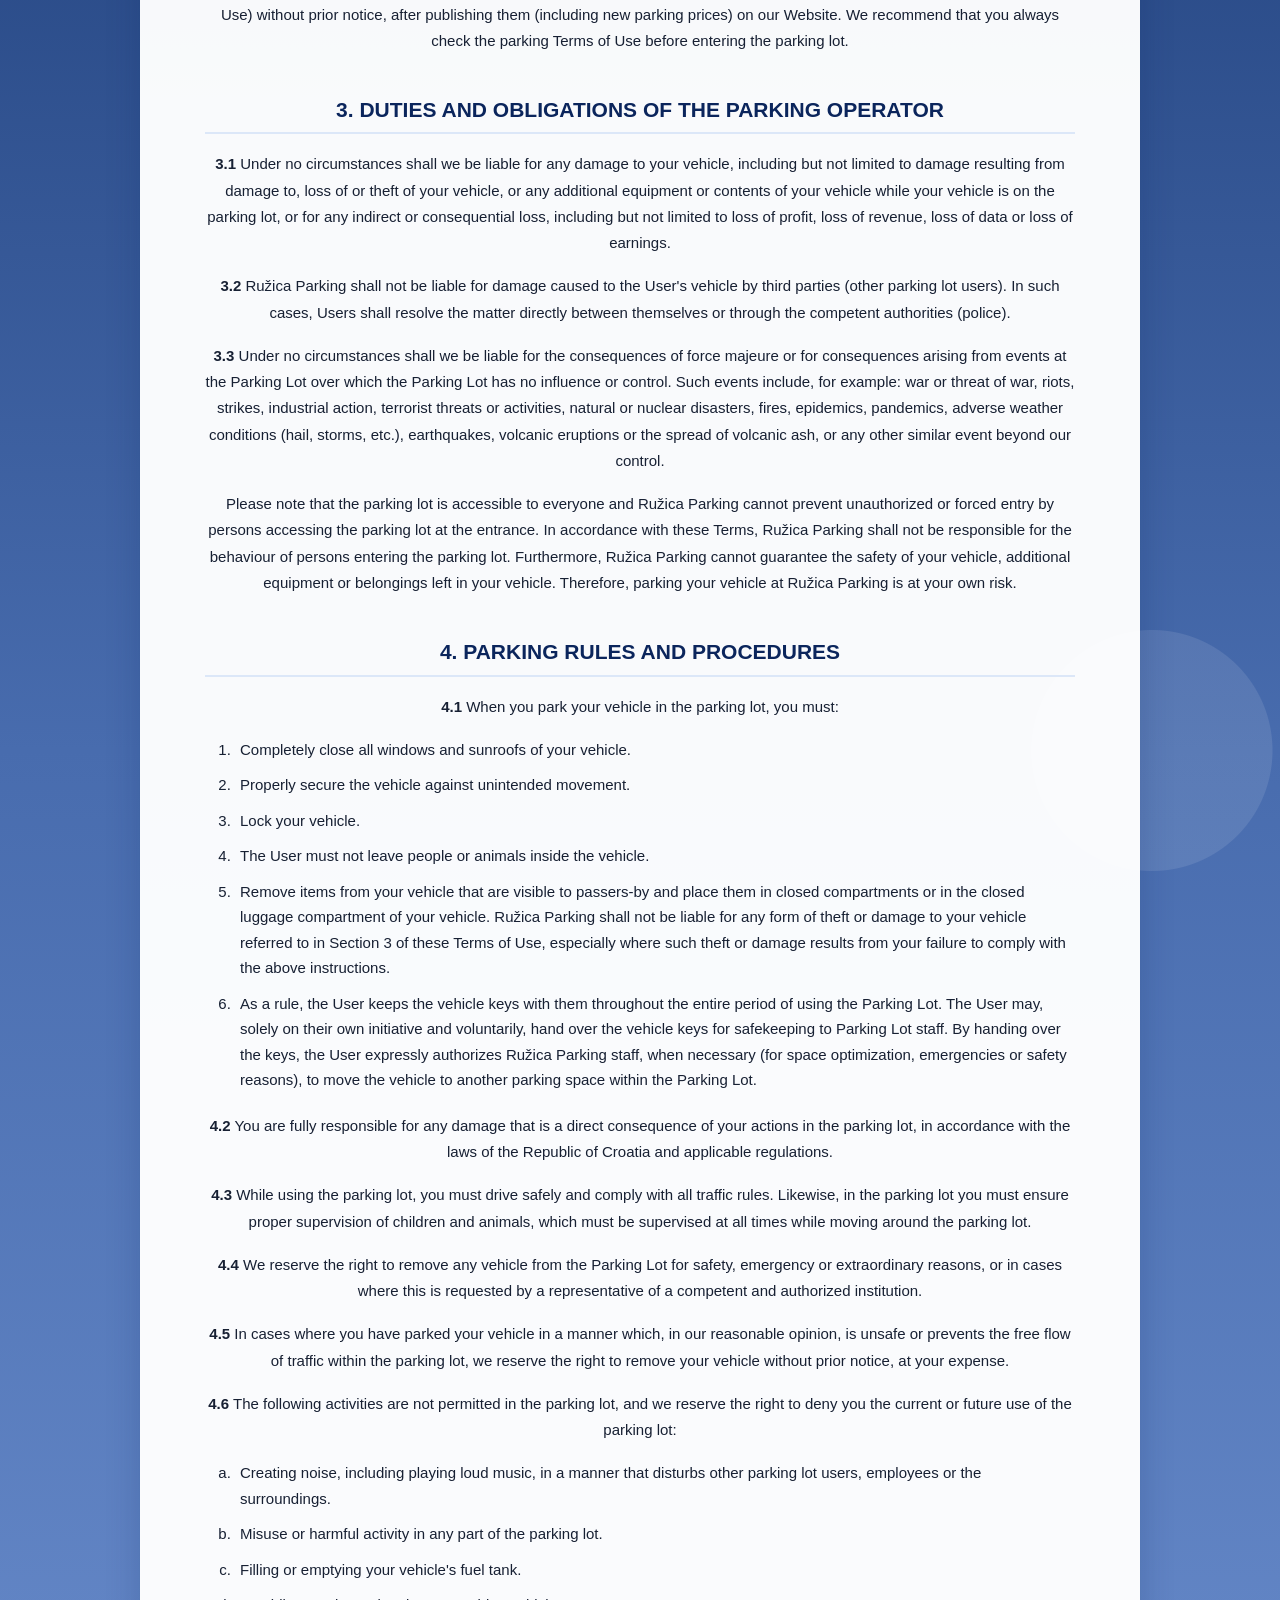
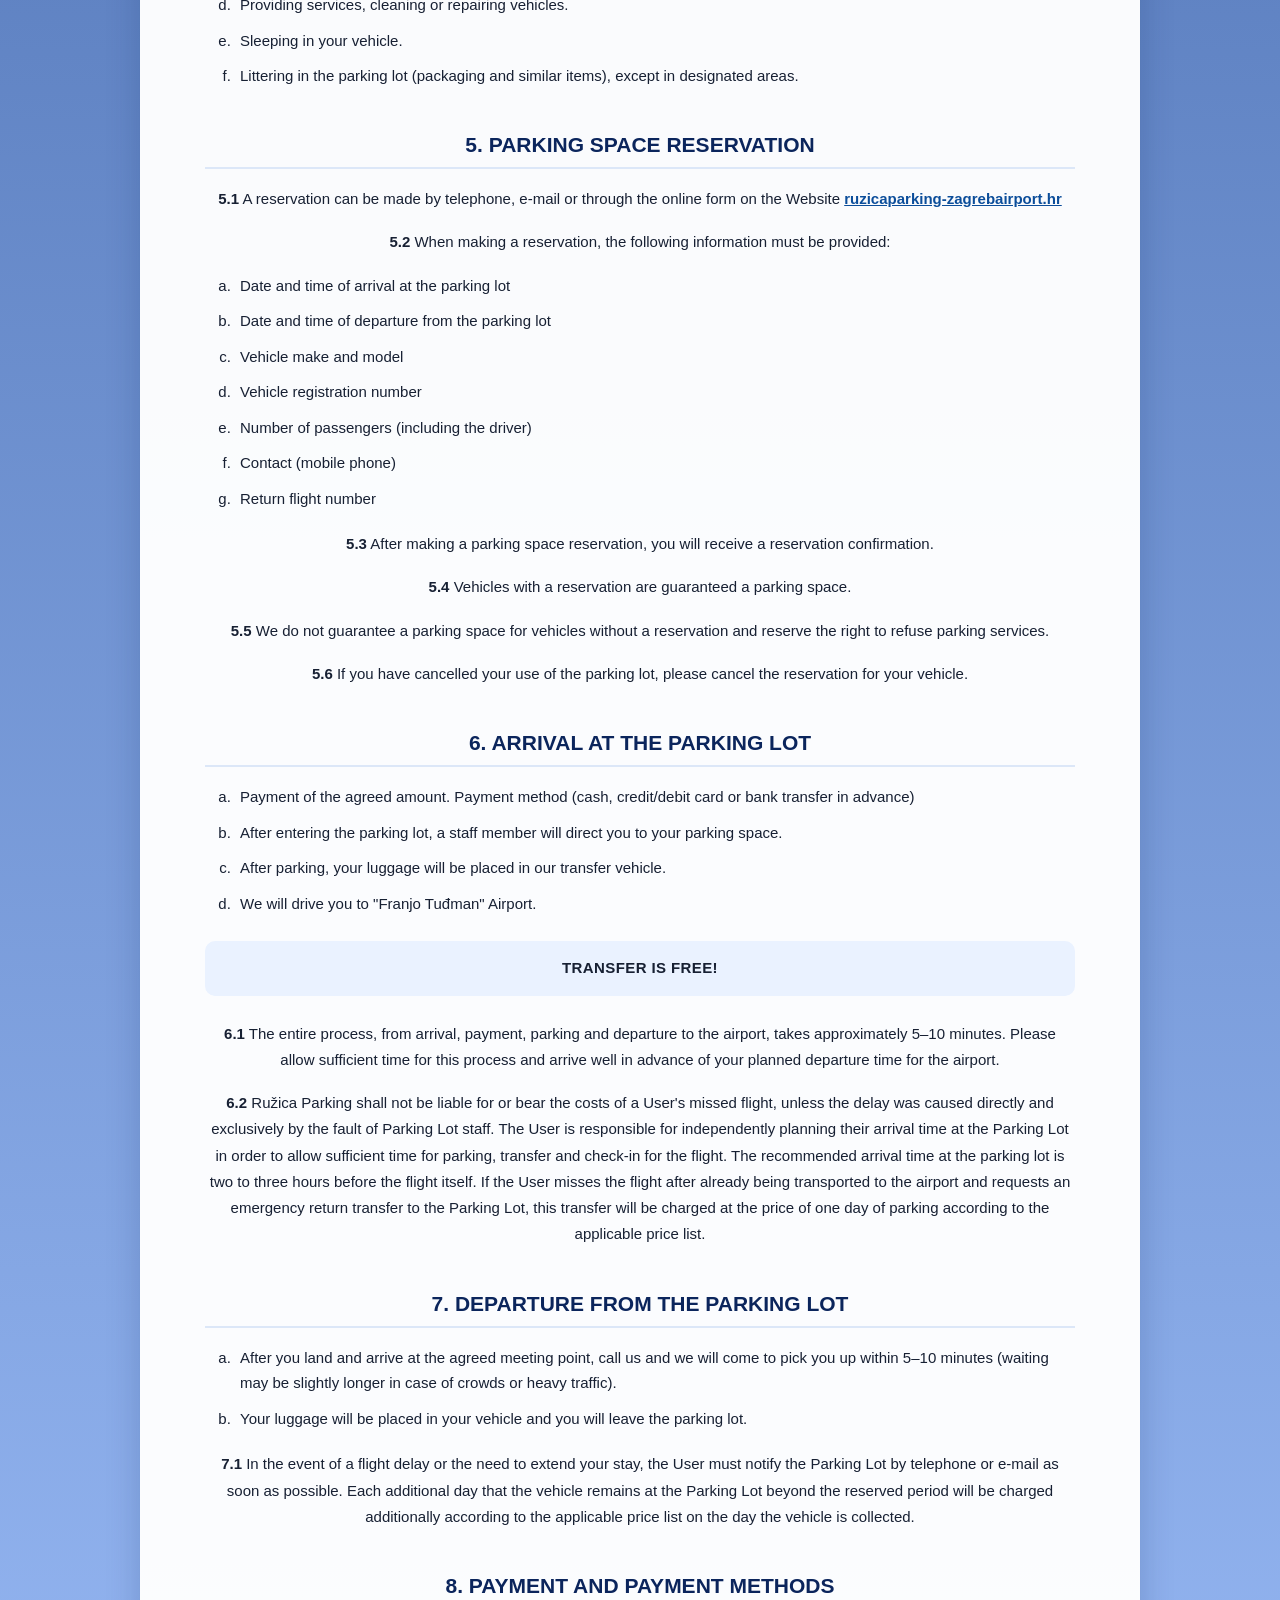
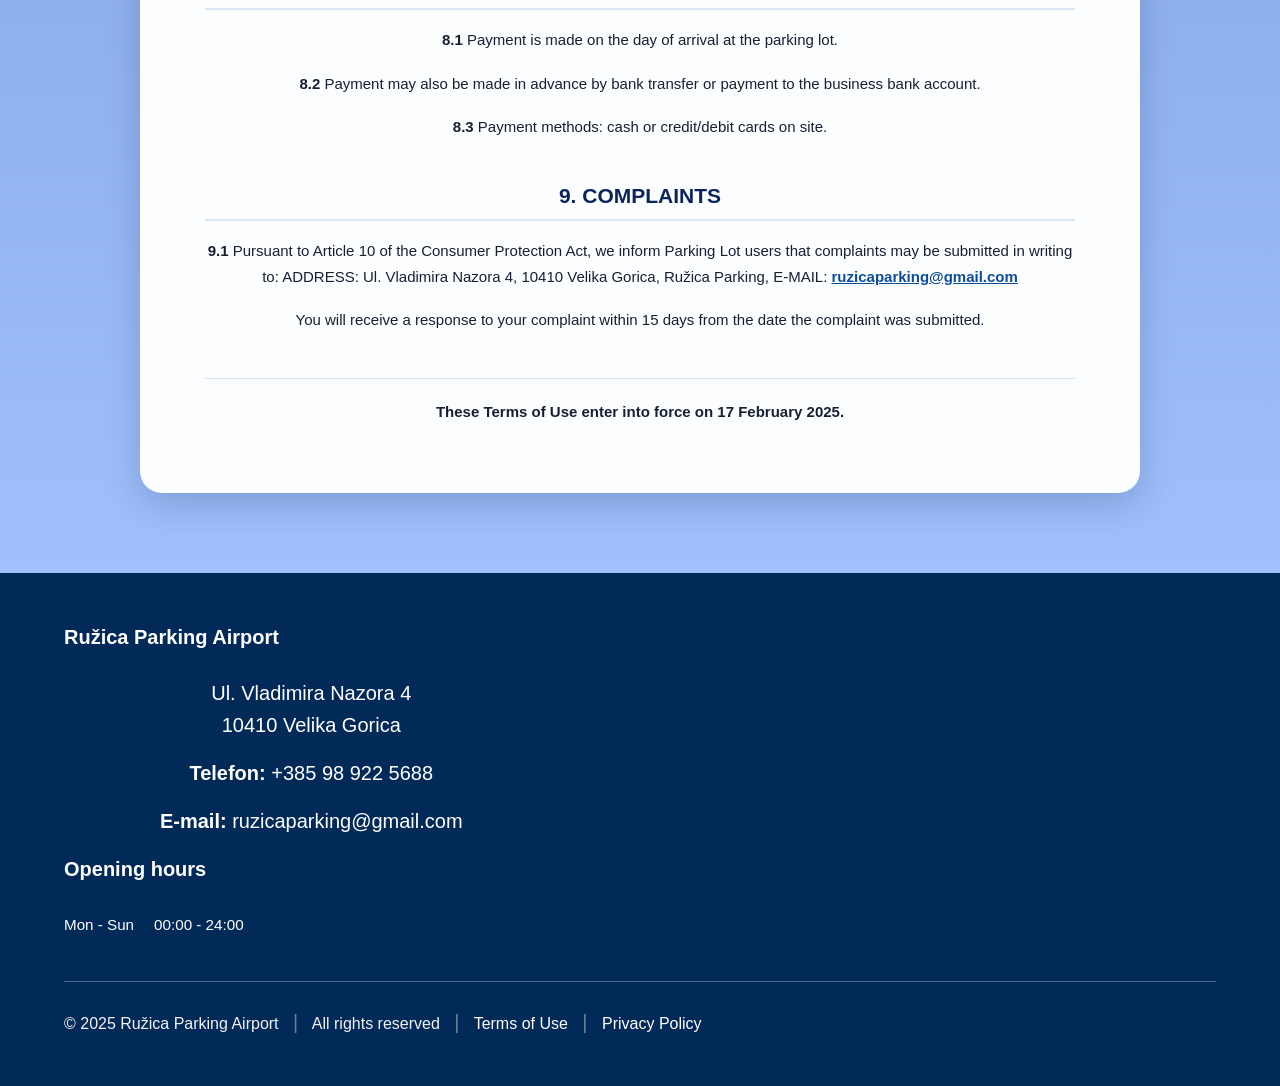
<file: uvjeti-koristenja-en.html>
<!DOCTYPE html>
<html lang="en">

<head>

    <meta charset="UTF-8">
    <meta name="viewport" content="width=device-width, initial-scale=1.0">

    <title>Terms of Use | Ružica Parking Airport</title>
	
	<link rel="icon"
href="slike/parking.webp"
type="image/webp"
sizes="16x18">

    <!-- GLAVNI CSS - HEADER, NAVBAR, HAMBURGER, FOOTER -->
    <link rel="stylesheet" href="style.css">

    <!-- CSS SAMO ZA OVU STRANICU -->
    <link rel="stylesheet" href="uvjeti-koristenja.css">

    <!-- FONT AWESOME -->
    <link rel="stylesheet"
          href="https://cdnjs.cloudflare.com/ajax/libs/font-awesome/6.5.2/css/all.min.css">

</head>


<body>


<!-- =========================================================
     HEADER
     ========================================================= -->

<header class="site-header">
<!-- =========================================================
     JEZICI
========================================================= -->

<div class="language-switcher">

    <a href="uvjeti-koristenja.html" data-language="hr"><span>HRV</span><img src="slike/zastava-hr.webp" alt="Hrvatski"></a>


    <span>|</span>


    <a href="uvjeti-koristenja-en.html" data-language="en"><span>ENG</span><img src="slike/zastava-en.webp" alt="English"></a>


    <span>|</span>


    <a href="uvjeti-koristenja-slo.html" data-language="sl"><span>SLO</span><img src="slike/zastava-slo.webp" alt="Slovenščina"></a>

</div>

    <!-- LOGO + HAMBURGER -->

    <div class="floating-header">

        <a href="index.html#pocetna"
           class="logo-link"
           aria-label="Ružica Parking Airport">

            <!-- DESKTOP LOGO -->

            <img src="slike/logo_trans.webp"
                 class="floating-logo"
                 alt="Ružica Parking Airport">


            <!-- MOBILNI LOGO -->

            <img src="slike/logo_trans_tamni.webp"
                 class="logo-mobile"
                 alt="Ružica Parking Airport">

        </a>


        <!-- HAMBURGER -->

        <div class="humburger-menu">

            <input
                type="checkbox"
                id="menu-toggle"
                aria-label="Open menu"
            >


            <div class="humburger-lines"
                 aria-hidden="true">

                <span class="line line1"></span>
                <span class="line line2"></span>
                <span class="line line3"></span>

            </div>


            <!-- MOBILNI IZBORNIK -->

            <nav class="humburger-items"
                 aria-label="Mobile menu">

                <a href="index.html#pocetna">
                    Home
                </a>

                <a href="index.html#rezervacija">
                    Reservation
                </a>

                <a href="index.html#onama">
                    About us
                </a>

                <a href="index.html#cjenik">
                    Price list
                </a>

                <a href="index.html#kontakt">
                    Contact
                </a>

                <a href="index.html#recenzijeG">
                    Reviews
                </a>

                <a href="uvjeti-koristenja-en.html"
                   class="menu-active">
                    Terms of Use
                </a>
				<a href="politika-privatnosti-en.html">Privacy Policy</a>

            </nav>

        </div>

    </div>

</header>



<!-- =========================================================
     VELIKA HERO SLIKA
     ========================================================= -->

<section class="uvjeti-hero-image">

    <img src="slike/pocetna5.webp"
         alt="Ružica Parking Airport">

</section>



<!-- =========================================================
     GLAVNI STICKY NAVBAR
     ========================================================= -->

<nav id="navbar"
     aria-label="Glavna navigacija">

    <a href="index.html#pocetna">
        Home
    </a>

    <a href="index.html#rezervacija">
        Reservation
    </a>

    <a href="index.html#onama">
        About us
    </a>

    <a href="index.html#cjenik">
        Price list
    </a>

    <a href="index.html#kontakt">
        Contact
    </a>

    <a href="index.html#recenzijeG">
        Reviews
    </a>
	

</nav>



<!-- =========================================================
     GLAVNI SADRŽAJ
     ========================================================= -->

<main class="uvjeti-page">


    <!-- =====================================================
         SADRŽAJ UVJETA
         ===================================================== -->

    <article class="uvjeti-sadrzaj">


        <h1>
            Terms of Use
        </h1>


        <p class="uvjeti-podnaslov">
            Terms of Use parkirališta Ružica parking -
            Ul. Vladimira Nazora 4, 10410 Velika Gorica
        </p>


        <p>
            Please carefully read the attached Terms of Use,
            which apply to the terms of use of the parking lot.
        </p>



       <!-- =================================================
     1. DEFINITIONS
     ================================================= -->

<h2>
    1. DEFINITIONS
</h2>

<p>
    <strong>1.1</strong>
    “Parking Lot” means the Ružica Parking parking lot.
</p>

<p>
    <strong>1.2</strong>
    “Terms” means these Terms of Use of the parking lot.
</p>

<p>
    <strong>1.3</strong>
    “You”, “Your” and “User” means a person who, by entering
    the Parking Lot, has accepted the Terms of Use of the
    Parking Lot. All users shall be deemed to have entered
    the parking lot, parked their vehicle in the parking lot
    or otherwise done so on their own initiative and on the
    initiative of any third party they represent.
</p>

<p>
    <strong>1.4</strong>
    “Vehicle” means any vehicle that has entered the parking
    lot and has any mechanical device on wheels, with
    accompanying or additional equipment, vehicles longer
    than 6 metres, vehicles with a trailer or vehicles with
    more than 9 seats (including the driver's seat), motorhomes
    and similar vehicles.
</p>

<p>
    <strong>1.5</strong>
    “Website” means
    <a href="https://ruzicaparking-zagrebairport.hr">
        ruzicaparking-zagrebairport.hr
    </a>
</p>


<!-- =================================================
     2. GENERAL INFORMATION
     ================================================= -->

<h2>
    2. GENERAL INFORMATION
</h2>

<p>
    <strong>2.1</strong>
    By making a parking reservation, you accept these Terms of Use.
</p>

<p>
    <strong>2.2</strong>
    These Terms of Use constitute the entire contractual relationship
    between you and us regarding the use of the parking lot.
</p>

<p>
    <strong>2.3</strong>
    We reserve the right to amend and supplement these Terms of Use
    (including price changes that form part of these Terms of Use)
    without prior notice, after publishing them (including new parking
    prices) on our Website. We recommend that you always check the
    parking Terms of Use before entering the parking lot.
</p>


<!-- =================================================
     3. DUTIES AND OBLIGATIONS OF THE PARKING OPERATOR
     ================================================= -->

<h2>
    3. DUTIES AND OBLIGATIONS OF THE PARKING OPERATOR
</h2>

<p>
    <strong>3.1</strong>
    Under no circumstances shall we be liable for any damage to your
    vehicle, including but not limited to damage resulting from
    damage to, loss of or theft of your vehicle, or any additional
    equipment or contents of your vehicle while your vehicle is
    on the parking lot, or for any indirect or consequential loss,
    including but not limited to loss of profit, loss of revenue,
    loss of data or loss of earnings.
</p>

<p>
    <strong>3.2</strong>
    Ružica Parking shall not be liable for damage caused to the
    User's vehicle by third parties (other parking lot users).
    In such cases, Users shall resolve the matter directly between
    themselves or through the competent authorities (police).
</p>

<p>
    <strong>3.3</strong>
    Under no circumstances shall we be liable for the consequences
    of force majeure or for consequences arising from events at the
    Parking Lot over which the Parking Lot has no influence or control.
    Such events include, for example: war or threat of war, riots,
    strikes, industrial action, terrorist threats or activities,
    natural or nuclear disasters, fires, epidemics, pandemics,
    adverse weather conditions (hail, storms, etc.), earthquakes,
    volcanic eruptions or the spread of volcanic ash, or any other
    similar event beyond our control.
</p>

<p>
    Please note that the parking lot is accessible to everyone and
    Ružica Parking cannot prevent unauthorized or forced entry by
    persons accessing the parking lot at the entrance. In accordance
    with these Terms, Ružica Parking shall not be responsible for
    the behaviour of persons entering the parking lot. Furthermore,
    Ružica Parking cannot guarantee the safety of your vehicle,
    additional equipment or belongings left in your vehicle.
    Therefore, parking your vehicle at Ružica Parking is at your
    own risk.
</p>


<!-- =================================================
     4. PARKING RULES AND PROCEDURES
     ================================================= -->

<h2>
    4. PARKING RULES AND PROCEDURES
</h2>

<p>
    <strong>4.1</strong>
    When you park your vehicle in the parking lot, you must:
</p>

<ol class="podstavke">

    <li>
        Completely close all windows and sunroofs of your vehicle.
    </li>

    <li>
        Properly secure the vehicle against unintended movement.
    </li>

    <li>
        Lock your vehicle.
    </li>

    <li>
        The User must not leave people or animals inside the vehicle.
    </li>

    <li>
        Remove items from your vehicle that are visible to passers-by
        and place them in closed compartments or in the closed luggage
        compartment of your vehicle. Ružica Parking shall not be liable
        for any form of theft or damage to your vehicle referred to in
        Section 3 of these Terms of Use, especially where such theft
        or damage results from your failure to comply with the above
        instructions.
    </li>

    <li>
        As a rule, the User keeps the vehicle keys with them throughout
        the entire period of using the Parking Lot. The User may, solely
        on their own initiative and voluntarily, hand over the vehicle
        keys for safekeeping to Parking Lot staff. By handing over the
        keys, the User expressly authorizes Ružica Parking staff, when
        necessary (for space optimization, emergencies or safety reasons),
        to move the vehicle to another parking space within the Parking Lot.
    </li>

</ol>

<p>
    <strong>4.2</strong>
    You are fully responsible for any damage that is a direct consequence
    of your actions in the parking lot, in accordance with the laws of
    the Republic of Croatia and applicable regulations.
</p>

<p>
    <strong>4.3</strong>
    While using the parking lot, you must drive safely and comply with
    all traffic rules. Likewise, in the parking lot you must ensure
    proper supervision of children and animals, which must be supervised
    at all times while moving around the parking lot.
</p>

<p>
    <strong>4.4</strong>
    We reserve the right to remove any vehicle from the Parking Lot for
    safety, emergency or extraordinary reasons, or in cases where this
    is requested by a representative of a competent and authorized institution.
</p>

<p>
    <strong>4.5</strong>
    In cases where you have parked your vehicle in a manner which, in
    our reasonable opinion, is unsafe or prevents the free flow of
    traffic within the parking lot, we reserve the right to remove
    your vehicle without prior notice, at your expense.
</p>

<p>
    <strong>4.6</strong>
    The following activities are not permitted in the parking lot, and
    we reserve the right to deny you the current or future use of the
    parking lot:
</p>

<ol class="podstavke slova">

    <li>
        Creating noise, including playing loud music, in a manner that
        disturbs other parking lot users, employees or the surroundings.
    </li>

    <li>
        Misuse or harmful activity in any part of the parking lot.
    </li>

    <li>
        Filling or emptying your vehicle's fuel tank.
    </li>

    <li>
        Providing services, cleaning or repairing vehicles.
    </li>

    <li>
        Sleeping in your vehicle.
    </li>

    <li>
        Littering in the parking lot (packaging and similar items),
        except in designated areas.
    </li>

</ol>


<!-- =================================================
     5. PARKING SPACE RESERVATION
     ================================================= -->

<h2>
    5. PARKING SPACE RESERVATION
</h2>

<p>
    <strong>5.1</strong>
    A reservation can be made by telephone, e-mail or through the
    online form on the Website
    <a href="https://ruzicaparking-zagrebairport.hr">
        ruzicaparking-zagrebairport.hr
    </a>
</p>

<p>
    <strong>5.2</strong>
    When making a reservation, the following information must be provided:
</p>

<ol class="podstavke slova">

    <li>
        Date and time of arrival at the parking lot
    </li>

    <li>
        Date and time of departure from the parking lot
    </li>

    <li>
        Vehicle make and model
    </li>

    <li>
        Vehicle registration number
    </li>

    <li>
        Number of passengers (including the driver)
    </li>

    <li>
        Contact (mobile phone)
    </li>

    <li>
        Return flight number
    </li>

</ol>

<p>
    <strong>5.3</strong>
    After making a parking space reservation, you will receive
    a reservation confirmation.
</p>

<p>
    <strong>5.4</strong>
    Vehicles with a reservation are guaranteed a parking space.
</p>

<p>
    <strong>5.5</strong>
    We do not guarantee a parking space for vehicles without a
    reservation and reserve the right to refuse parking services.
</p>

<p>
    <strong>5.6</strong>
    If you have cancelled your use of the parking lot, please cancel
    the reservation for your vehicle.
</p>


<!-- =================================================
     6. ARRIVAL AT THE PARKING LOT
     ================================================= -->

<h2>
    6. ARRIVAL AT THE PARKING LOT
</h2>

<ol class="podstavke slova">

    <li>
        Payment of the agreed amount. Payment method
        (cash, credit/debit card or bank transfer in advance)
    </li>

    <li>
        After entering the parking lot, a staff member will direct
        you to your parking space.
    </li>

    <li>
        After parking, your luggage will be placed in our transfer vehicle.
    </li>

    <li>
        We will drive you to "Franjo Tuđman" Airport.
    </li>

</ol>

<p class="naglaseno">
    TRANSFER IS FREE!
</p>

<p>
    <strong>6.1</strong>
    The entire process, from arrival, payment, parking and departure
    to the airport, takes approximately 5–10 minutes. Please allow
    sufficient time for this process and arrive well in advance of
    your planned departure time for the airport.
</p>

<p>
    <strong>6.2</strong>
    Ružica Parking shall not be liable for or bear the costs of a
    User's missed flight, unless the delay was caused directly and
    exclusively by the fault of Parking Lot staff. The User is
    responsible for independently planning their arrival time at the
    Parking Lot in order to allow sufficient time for parking, transfer
    and check-in for the flight. The recommended arrival time at the
    parking lot is two to three hours before the flight itself. If the
    User misses the flight after already being transported to the
    airport and requests an emergency return transfer to the Parking
    Lot, this transfer will be charged at the price of one day of
    parking according to the applicable price list.
</p>


<!-- =================================================
     7. DEPARTURE FROM THE PARKING LOT
     ================================================= -->

<h2>
    7. DEPARTURE FROM THE PARKING LOT
</h2>

<ol class="podstavke slova">

    <li>
        After you land and arrive at the agreed meeting point, call us
        and we will come to pick you up within 5–10 minutes (waiting
        may be slightly longer in case of crowds or heavy traffic).
    </li>

    <li>
        Your luggage will be placed in your vehicle and you will leave
        the parking lot.
    </li>

</ol>

<p>
    <strong>7.1</strong>
    In the event of a flight delay or the need to extend your stay,
    the User must notify the Parking Lot by telephone or e-mail as
    soon as possible. Each additional day that the vehicle remains
    at the Parking Lot beyond the reserved period will be charged
    additionally according to the applicable price list on the day
    the vehicle is collected.
</p>


<!-- =================================================
     8. PAYMENT
     ================================================= -->

<h2>
    8. PAYMENT AND PAYMENT METHODS
</h2>

<p>
    <strong>8.1</strong>
    Payment is made on the day of arrival at the parking lot.
</p>

<p>
    <strong>8.2</strong>
    Payment may also be made in advance by bank transfer or payment
    to the business bank account.
</p>

<p>
    <strong>8.3</strong>
    Payment methods: cash or credit/debit cards on site.
</p>


<!-- =================================================
     9. COMPLAINTS
     ================================================= -->

<h2>
    9. COMPLAINTS
</h2>

<p>
    <strong>9.1</strong>
    Pursuant to Article 10 of the Consumer Protection Act, we inform
    Parking Lot users that complaints may be submitted in writing to:
    ADDRESS: Ul. Vladimira Nazora 4, 10410 Velika Gorica,
    Ružica Parking, E-MAIL:
    <a href="mailto:ruzicaparking@gmail.com">
        ruzicaparking@gmail.com
    </a>
</p>

<p>
    You will receive a response to your complaint within 15 days
    from the date the complaint was submitted.
</p>


<!-- =================================================
     DATE
     ================================================= -->

<p class="stupanje">
    These Terms of Use enter into force on 17 February 2025.
</p>

</article>

</main>


<!-- =========================================================
     FOOTER
     ========================================================= -->

<footer class="footer-local">

    <div class="container">

        <div class="footer-local__main">


            <!-- PODACI -->

            <div class="footer-local__details">

                <h3>
                    Ružica Parking Airport
                </h3>


                <p>
                    Ul. Vladimira Nazora 4<br>
                    10410 Velika Gorica
                </p>


                <p>
                    <strong>Telefon:</strong>
                    <a href="tel:+385989225688">
                        +385 98 922 5688
                    </a>
                </p>


                <p>
                    <strong>E-mail:</strong>
                    <a href="mailto:ruzicaparking@gmail.com">
                        ruzicaparking@gmail.com
                    </a>
                </p>


                <h3>
                    Opening hours
                </h3>


                <ul class="footer-local__hours-list">

                    <li>
                        <span>Mon - Sun</span>
                        <span>00:00 - 24:00</span>
                    </li>

                </ul>

            </div>



            <!-- GOOGLE MAPS -->

            <div class="footer-local__map">

                <iframe
                    src="https://www.google.com/maps?q=Ul.%20Vladimira%20Nazora%204,%2010410%20Velika%20Gorica&output=embed"
                    loading="lazy"
                    referrerpolicy="no-referrer-when-downgrade"
                    title="Ružica Parking location">
                </iframe>

            </div>

        </div>



        <!-- DONJI FOOTER -->

        <div class="footer-local__bottom">

             <div class="footer-local__copyright">© 2025 Ružica Parking Airport <span class="footer-separator">|</span> All rights reserved <span class="footer-separator">|</span> <a href="uvjeti-koristenja-en.html">Terms of Use</a> <span class="footer-separator">|</span> <a href="politika-privatnosti-en.html">Privacy Policy</a></div>

        </div>

    </div>

</footer>



<!-- =========================================================
     HAMBURGER JAVASCRIPT
     ========================================================= -->

<script>

document.addEventListener("DOMContentLoaded", function () {

    const menuToggle =
        document.getElementById("menu-toggle");

    const menuLinks =
        document.querySelectorAll(".humburger-items a");


    if (!menuToggle) {
        return;
    }


    /* Zatvori hamburger nakon klika */

    menuLinks.forEach(function (link) {

        link.addEventListener("click", function () {

            menuToggle.checked = false;

        });

    });


    /* Klik izvan izbornika */

    document.addEventListener("click", function (event) {

        const menu =
            document.querySelector(".humburger-menu");

        if (
            menuToggle.checked &&
            menu &&
            !menu.contains(event.target)
        ) {

            menuToggle.checked = false;

        }

    });


    /* ESC zatvara izbornik */

    document.addEventListener("keydown", function (event) {

        if (event.key === "Escape") {

            menuToggle.checked = false;

        }

    });

});

</script>


</body>
</html>
</file>
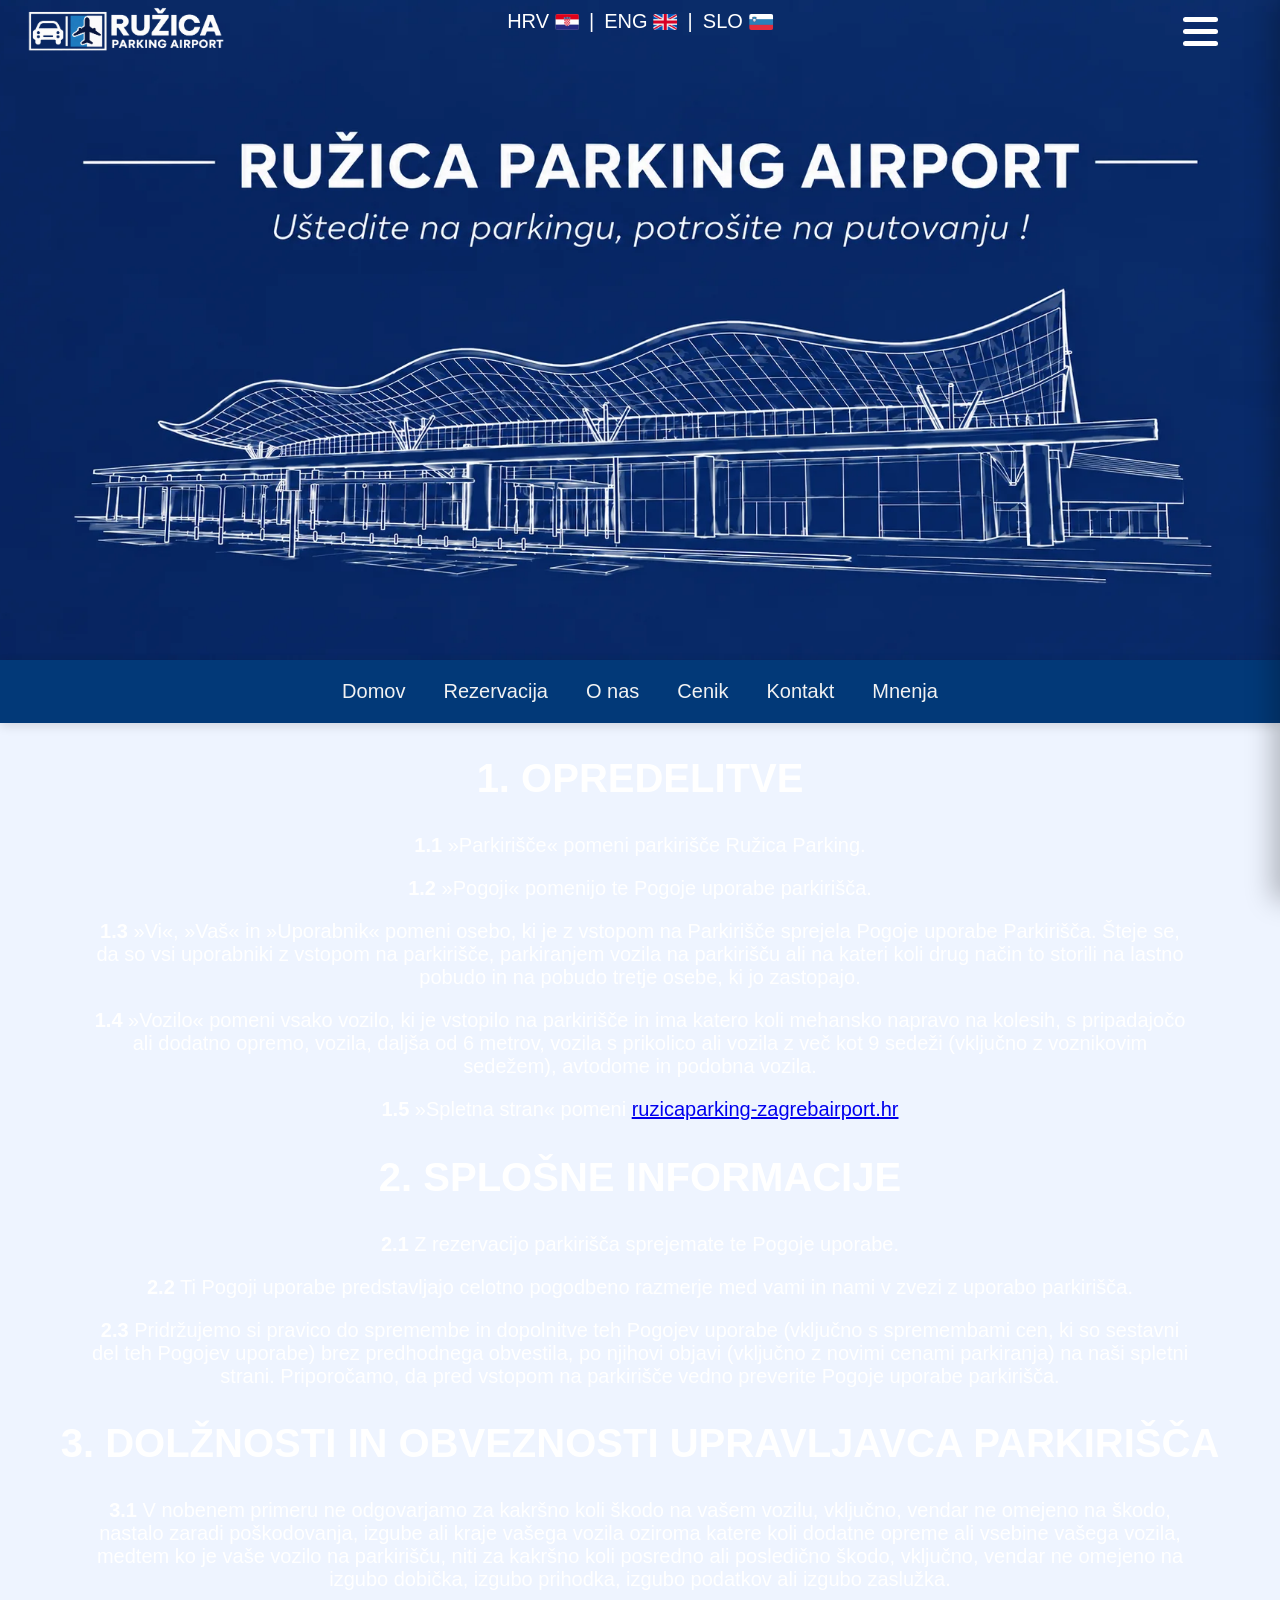
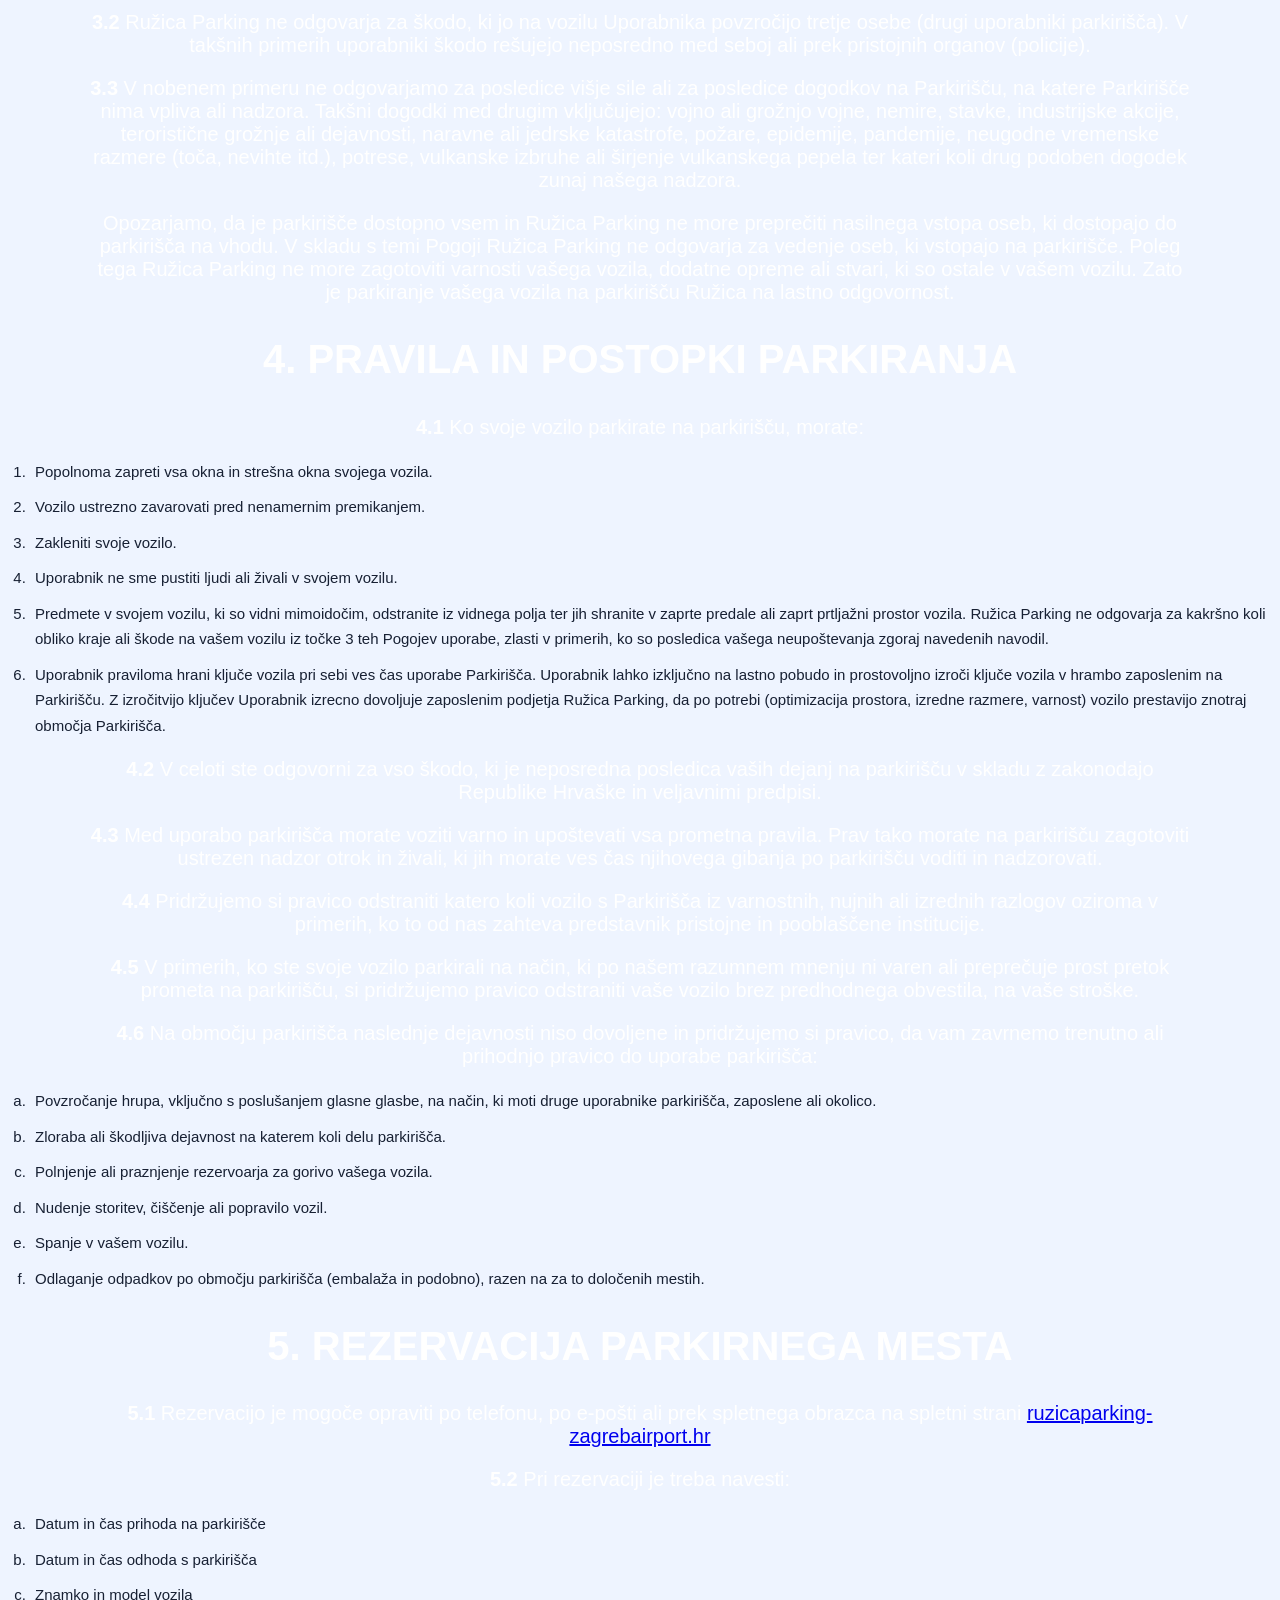
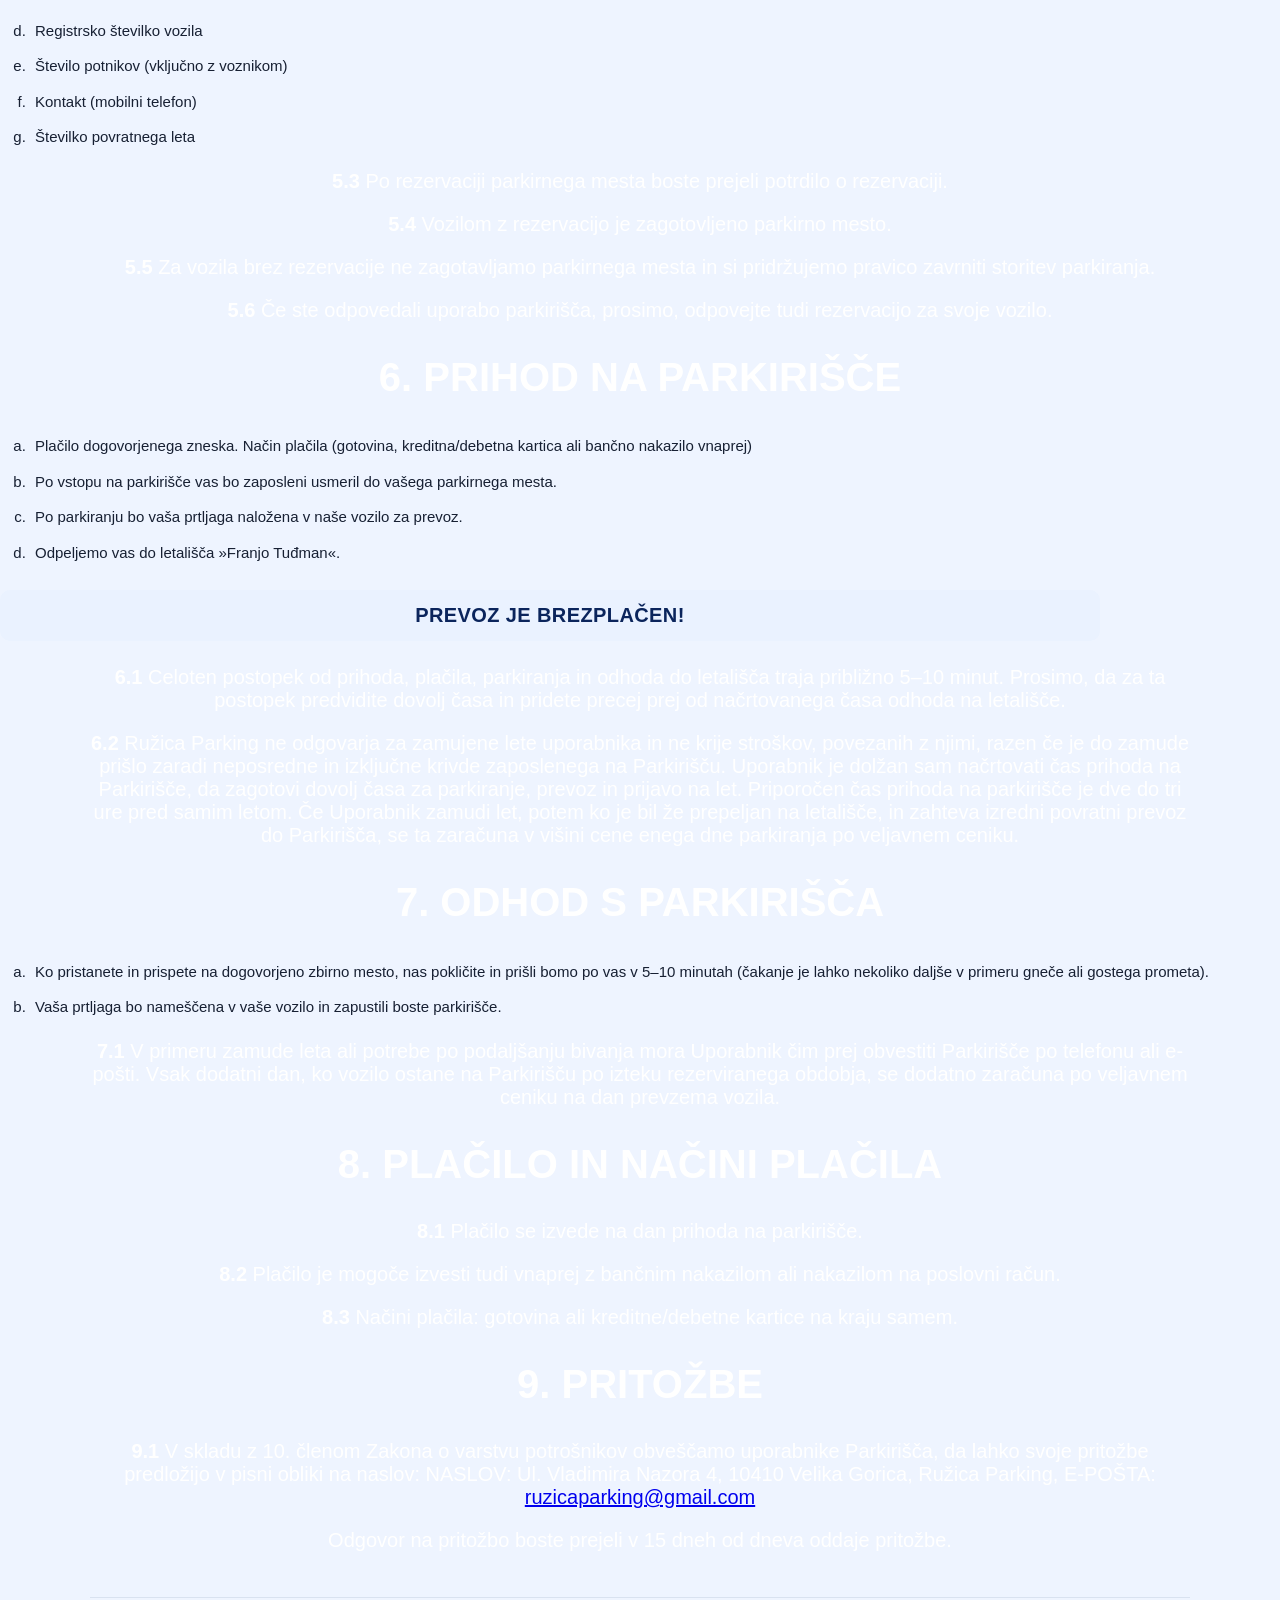
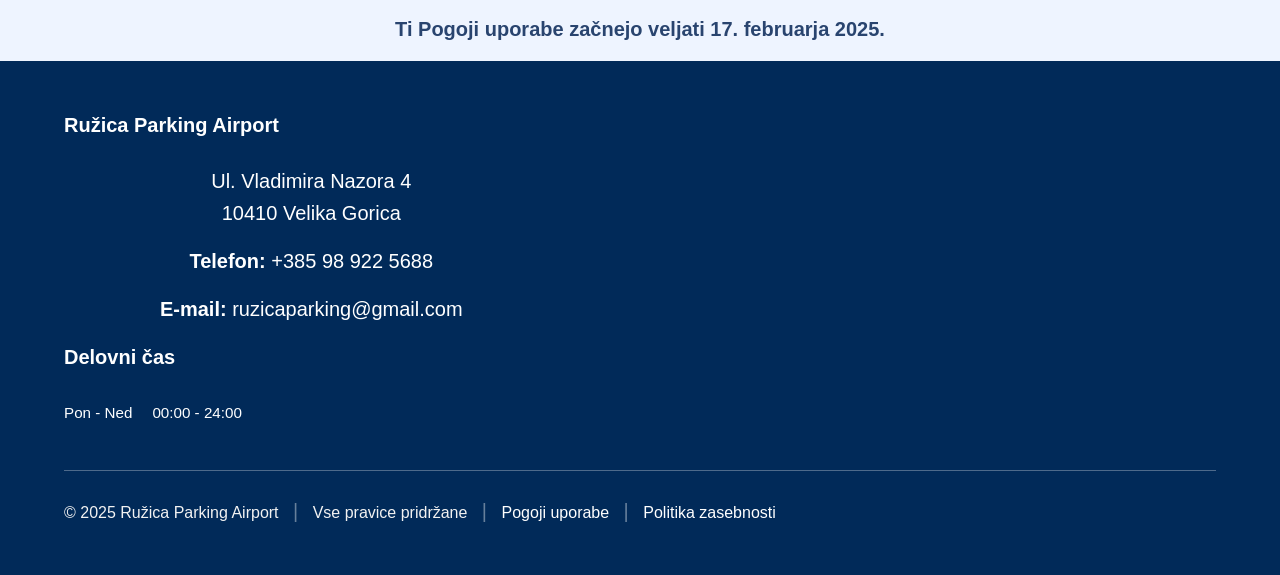
<file: uvjeti-koristenja-slo.html>
<!DOCTYPE html>
<html lang="sl">

<head>

    <meta charset="UTF-8">
    <meta name="viewport" content="width=device-width, initial-scale=1.0">

    <title>Pogoji uporabe | Ružica Parking Airport</title>
	
	<link rel="icon"
href="slike/parking.webp"
type="image/webp"
sizes="16x18">

    <!-- GLAVNI CSS - HEADER, NAVBAR, HAMBURGER, FOOTER -->
    <link rel="stylesheet" href="style.css">

    <!-- CSS SAMO ZA OVU STRANICU -->
    <link rel="stylesheet" href="uvjeti-koristenja.css">

    <!-- FONT AWESOME -->
    <link rel="stylesheet"
          href="https://cdnjs.cloudflare.com/ajax/libs/font-awesome/6.5.2/css/all.min.css">

</head>


<body>


<!-- =========================================================
     HEADER
     ========================================================= -->

<header class="site-header">
<!-- =========================================================
     JEZICI
========================================================= -->

<div class="language-switcher">

    <a href="uvjeti-koristenja.html" data-language="hr"><span>HRV</span><img src="slike/zastava-hr.webp" alt="Hrvatski"></a>


    <span>|</span>


    <a href="uvjeti-koristenja-en.html" data-language="en"><span>ENG</span><img src="slike/zastava-en.webp" alt="English"></a>


    <span>|</span>


    <a href="uvjeti-koristenja-slo.html" data-language="sl"><span>SLO</span><img src="slike/zastava-slo.webp" alt="Slovenščina"></a>

</div>

    <!-- LOGO + HAMBURGER -->

    <div class="floating-header">

        <a href="index.html#pocetna"
           class="logo-link"
           aria-label="Ružica Parking Airport">

            <!-- DESKTOP LOGO -->

            <img src="slike/logo_trans.webp"
                 class="floating-logo"
                 alt="Ružica Parking Airport">


            <!-- MOBILNI LOGO -->

            <img src="slike/logo_trans_tamni.webp"
                 class="logo-mobile"
                 alt="Ružica Parking Airport">

        </a>


        <!-- HAMBURGER -->

        <div class="humburger-menu">

            <input
                type="checkbox"
                id="menu-toggle"
                aria-label="Odpri meni"
            >


            <div class="humburger-lines"
                 aria-hidden="true">

                <span class="line line1"></span>
                <span class="line line2"></span>
                <span class="line line3"></span>

            </div>


            <!-- MOBILNI IZBORNIK -->

            <nav class="humburger-items"
                 aria-label="Mobilni meni">

                <a href="index.html#pocetna">
                    Domov
                </a>

                <a href="index.html#rezervacija">
                    Rezervacija
                </a>

                <a href="index.html#onama">
                    O nas
                </a>

                <a href="index.html#cjenik">
                    Cenik
                </a>

                <a href="index.html#kontakt">
                    Kontakt
                </a>

                <a href="index.html#recenzijeG">
                    Mnenja
                </a>

                <a href="uvjeti-koristenja-slo.html"
                   class="menu-active">
                    Pogoji uporabe
                </a>
				<a href="politika-privatnosti-slo.html">Politika zasebnosti</a>

            </nav>

        </div>

    </div>

</header>



<!-- =========================================================
     VELIKA HERO SLIKA
     ========================================================= -->

<section class="uvjeti-hero-image">

    <img src="slike/pocetna5.webp"
         alt="Ružica Parking Airport">

</section>



<!-- =========================================================
     GLAVNI STICKY NAVBAR
     ========================================================= -->

<nav id="navbar"
     aria-label="Glavna navigacija">

    <a href="index.html#pocetna">
        Domov
    </a>

    <a href="index.html#rezervacija">
        Rezervacija
    </a>

    <a href="index.html#onama">
        O nas
    </a>

    <a href="index.html#cjenik">
        Cenik
    </a>

    <a href="index.html#kontakt">
        Kontakt
    </a>

    <a href="index.html#recenzijeG">
        Mnenja
    </a>
	

</nav>



<!-- =========================================================
     GLAVNI SADRŽAJ
     ========================================================= -->

<!-- =================================================
     1. OPREDELITVE
     ================================================= -->

<h2>
    1. OPREDELITVE
</h2>

<p>
    <strong>1.1</strong>
    »Parkirišče« pomeni parkirišče Ružica Parking.
</p>

<p>
    <strong>1.2</strong>
    »Pogoji« pomenijo te Pogoje uporabe parkirišča.
</p>

<p>
    <strong>1.3</strong>
    »Vi«, »Vaš« in »Uporabnik« pomeni osebo, ki je z vstopom
    na Parkirišče sprejela Pogoje uporabe Parkirišča. Šteje se,
    da so vsi uporabniki z vstopom na parkirišče, parkiranjem
    vozila na parkirišču ali na kateri koli drug način to storili
    na lastno pobudo in na pobudo tretje osebe, ki jo zastopajo.
</p>

<p>
    <strong>1.4</strong>
    »Vozilo« pomeni vsako vozilo, ki je vstopilo na parkirišče
    in ima katero koli mehansko napravo na kolesih, s pripadajočo
    ali dodatno opremo, vozila, daljša od 6 metrov, vozila s
    prikolico ali vozila z več kot 9 sedeži (vključno z voznikovim
    sedežem), avtodome in podobna vozila.
</p>

<p>
    <strong>1.5</strong>
    »Spletna stran« pomeni
    <a href="https://ruzicaparking-zagrebairport.hr">
        ruzicaparking-zagrebairport.hr
    </a>
</p>


<!-- =================================================
     2. SPLOŠNE INFORMACIJE
     ================================================= -->

<h2>
    2. SPLOŠNE INFORMACIJE
</h2>

<p>
    <strong>2.1</strong>
    Z rezervacijo parkirišča sprejemate te Pogoje uporabe.
</p>

<p>
    <strong>2.2</strong>
    Ti Pogoji uporabe predstavljajo celotno pogodbeno razmerje
    med vami in nami v zvezi z uporabo parkirišča.
</p>

<p>
    <strong>2.3</strong>
    Pridržujemo si pravico do spremembe in dopolnitve teh Pogojev
    uporabe (vključno s spremembami cen, ki so sestavni del teh
    Pogojev uporabe) brez predhodnega obvestila, po njihovi objavi
    (vključno z novimi cenami parkiranja) na naši spletni strani.
    Priporočamo, da pred vstopom na parkirišče vedno preverite
    Pogoje uporabe parkirišča.
</p>


<!-- =================================================
     3. DOLŽNOSTI IN OBVEZNOSTI UPRAVLJAVCA PARKIRIŠČA
     ================================================= -->

<h2>
    3. DOLŽNOSTI IN OBVEZNOSTI UPRAVLJAVCA PARKIRIŠČA
</h2>

<p>
    <strong>3.1</strong>
    V nobenem primeru ne odgovarjamo za kakršno koli škodo na vašem
    vozilu, vključno, vendar ne omejeno na škodo, nastalo zaradi
    poškodovanja, izgube ali kraje vašega vozila oziroma katere koli
    dodatne opreme ali vsebine vašega vozila, medtem ko je vaše vozilo
    na parkirišču, niti za kakršno koli posredno ali posledično škodo,
    vključno, vendar ne omejeno na izgubo dobička, izgubo prihodka,
    izgubo podatkov ali izgubo zaslužka.
</p>

<p>
    <strong>3.2</strong>
    Ružica Parking ne odgovarja za škodo, ki jo na vozilu Uporabnika
    povzročijo tretje osebe (drugi uporabniki parkirišča). V takšnih
    primerih uporabniki škodo rešujejo neposredno med seboj ali prek
    pristojnih organov (policije).
</p>

<p>
    <strong>3.3</strong>
    V nobenem primeru ne odgovarjamo za posledice višje sile ali za
    posledice dogodkov na Parkirišču, na katere Parkirišče nima vpliva
    ali nadzora. Takšni dogodki med drugim vključujejo: vojno ali
    grožnjo vojne, nemire, stavke, industrijske akcije, teroristične
    grožnje ali dejavnosti, naravne ali jedrske katastrofe, požare,
    epidemije, pandemije, neugodne vremenske razmere (toča, nevihte
    itd.), potrese, vulkanske izbruhe ali širjenje vulkanskega pepela
    ter kateri koli drug podoben dogodek zunaj našega nadzora.
</p>

<p>
    Opozarjamo, da je parkirišče dostopno vsem in Ružica Parking ne
    more preprečiti nasilnega vstopa oseb, ki dostopajo do parkirišča
    na vhodu. V skladu s temi Pogoji Ružica Parking ne odgovarja za
    vedenje oseb, ki vstopajo na parkirišče. Poleg tega Ružica Parking
    ne more zagotoviti varnosti vašega vozila, dodatne opreme ali
    stvari, ki so ostale v vašem vozilu. Zato je parkiranje vašega
    vozila na parkirišču Ružica na lastno odgovornost.
</p>


<!-- =================================================
     4. PRAVILA IN POSTOPKI PARKIRANJA
     ================================================= -->

<h2>
    4. PRAVILA IN POSTOPKI PARKIRANJA
</h2>

<p>
    <strong>4.1</strong>
    Ko svoje vozilo parkirate na parkirišču, morate:
</p>

<ol class="podstavke">

    <li>
        Popolnoma zapreti vsa okna in strešna okna svojega vozila.
    </li>

    <li>
        Vozilo ustrezno zavarovati pred nenamernim premikanjem.
    </li>

    <li>
        Zakleniti svoje vozilo.
    </li>

    <li>
        Uporabnik ne sme pustiti ljudi ali živali v svojem vozilu.
    </li>

    <li>
        Predmete v svojem vozilu, ki so vidni mimoidočim, odstranite
        iz vidnega polja ter jih shranite v zaprte predale ali zaprt
        prtljažni prostor vozila. Ružica Parking ne odgovarja za
        kakršno koli obliko kraje ali škode na vašem vozilu iz točke 3
        teh Pogojev uporabe, zlasti v primerih, ko so posledica vašega
        neupoštevanja zgoraj navedenih navodil.
    </li>

    <li>
        Uporabnik praviloma hrani ključe vozila pri sebi ves čas
        uporabe Parkirišča. Uporabnik lahko izključno na lastno pobudo
        in prostovoljno izroči ključe vozila v hrambo zaposlenim na
        Parkirišču. Z izročitvijo ključev Uporabnik izrecno dovoljuje
        zaposlenim podjetja Ružica Parking, da po potrebi (optimizacija
        prostora, izredne razmere, varnost) vozilo prestavijo znotraj
        območja Parkirišča.
    </li>

</ol>

<p>
    <strong>4.2</strong>
    V celoti ste odgovorni za vso škodo, ki je neposredna posledica
    vaših dejanj na parkirišču v skladu z zakonodajo Republike Hrvaške
    in veljavnimi predpisi.
</p>

<p>
    <strong>4.3</strong>
    Med uporabo parkirišča morate voziti varno in upoštevati vsa
    prometna pravila. Prav tako morate na parkirišču zagotoviti
    ustrezen nadzor otrok in živali, ki jih morate ves čas njihovega
    gibanja po parkirišču voditi in nadzorovati.
</p>

<p>
    <strong>4.4</strong>
    Pridržujemo si pravico odstraniti katero koli vozilo s Parkirišča
    iz varnostnih, nujnih ali izrednih razlogov oziroma v primerih,
    ko to od nas zahteva predstavnik pristojne in pooblaščene institucije.
</p>

<p>
    <strong>4.5</strong>
    V primerih, ko ste svoje vozilo parkirali na način, ki po našem
    razumnem mnenju ni varen ali preprečuje prost pretok prometa na
    parkirišču, si pridržujemo pravico odstraniti vaše vozilo brez
    predhodnega obvestila, na vaše stroške.
</p>

<p>
    <strong>4.6</strong>
    Na območju parkirišča naslednje dejavnosti niso dovoljene in
    pridržujemo si pravico, da vam zavrnemo trenutno ali prihodnjo
    pravico do uporabe parkirišča:
</p>

<ol class="podstavke slova">

    <li>
        Povzročanje hrupa, vključno s poslušanjem glasne glasbe,
        na način, ki moti druge uporabnike parkirišča, zaposlene
        ali okolico.
    </li>

    <li>
        Zloraba ali škodljiva dejavnost na katerem koli delu parkirišča.
    </li>

    <li>
        Polnjenje ali praznjenje rezervoarja za gorivo vašega vozila.
    </li>

    <li>
        Nudenje storitev, čiščenje ali popravilo vozil.
    </li>

    <li>
        Spanje v vašem vozilu.
    </li>

    <li>
        Odlaganje odpadkov po območju parkirišča (embalaža in podobno),
        razen na za to določenih mestih.
    </li>

</ol>


<!-- =================================================
     5. REZERVACIJA PARKIRNEGA MESTA
     ================================================= -->

<h2>
    5. REZERVACIJA PARKIRNEGA MESTA
</h2>

<p>
    <strong>5.1</strong>
    Rezervacijo je mogoče opraviti po telefonu, po e-pošti ali
    prek spletnega obrazca na spletni strani
    <a href="https://ruzicaparking-zagrebairport.hr">
        ruzicaparking-zagrebairport.hr
    </a>
</p>

<p>
    <strong>5.2</strong>
    Pri rezervaciji je treba navesti:
</p>

<ol class="podstavke slova">

    <li>
        Datum in čas prihoda na parkirišče
    </li>

    <li>
        Datum in čas odhoda s parkirišča
    </li>

    <li>
        Znamko in model vozila
    </li>

    <li>
        Registrsko številko vozila
    </li>

    <li>
        Število potnikov (vključno z voznikom)
    </li>

    <li>
        Kontakt (mobilni telefon)
    </li>

    <li>
        Številko povratnega leta
    </li>

</ol>

<p>
    <strong>5.3</strong>
    Po rezervaciji parkirnega mesta boste prejeli potrdilo o rezervaciji.
</p>

<p>
    <strong>5.4</strong>
    Vozilom z rezervacijo je zagotovljeno parkirno mesto.
</p>

<p>
    <strong>5.5</strong>
    Za vozila brez rezervacije ne zagotavljamo parkirnega mesta in
    si pridržujemo pravico zavrniti storitev parkiranja.
</p>

<p>
    <strong>5.6</strong>
    Če ste odpovedali uporabo parkirišča, prosimo, odpovejte tudi
    rezervacijo za svoje vozilo.
</p>


<!-- =================================================
     6. PRIHOD NA PARKIRIŠČE
     ================================================= -->

<h2>
    6. PRIHOD NA PARKIRIŠČE
</h2>

<ol class="podstavke slova">

    <li>
        Plačilo dogovorjenega zneska. Način plačila
        (gotovina, kreditna/debetna kartica ali bančno nakazilo vnaprej)
    </li>

    <li>
        Po vstopu na parkirišče vas bo zaposleni usmeril do vašega
        parkirnega mesta.
    </li>

    <li>
        Po parkiranju bo vaša prtljaga naložena v naše vozilo za prevoz.
    </li>

    <li>
        Odpeljemo vas do letališča »Franjo Tuđman«.
    </li>

</ol>

<p class="naglaseno">
    PREVOZ JE BREZPLAČEN!
</p>

<p>
    <strong>6.1</strong>
    Celoten postopek od prihoda, plačila, parkiranja in odhoda
    do letališča traja približno 5–10 minut. Prosimo, da za ta
    postopek predvidite dovolj časa in pridete precej prej od
    načrtovanega časa odhoda na letališče.
</p>

<p>
    <strong>6.2</strong>
    Ružica Parking ne odgovarja za zamujene lete uporabnika in ne
    krije stroškov, povezanih z njimi, razen če je do zamude prišlo
    zaradi neposredne in izključne krivde zaposlenega na Parkirišču.
    Uporabnik je dolžan sam načrtovati čas prihoda na Parkirišče,
    da zagotovi dovolj časa za parkiranje, prevoz in prijavo na let.
    Priporočen čas prihoda na parkirišče je dve do tri ure pred samim
    letom. Če Uporabnik zamudi let, potem ko je bil že prepeljan na
    letališče, in zahteva izredni povratni prevoz do Parkirišča, se
    ta zaračuna v višini cene enega dne parkiranja po veljavnem ceniku.
</p>


<!-- =================================================
     7. ODHOD S PARKIRIŠČA
     ================================================= -->

<h2>
    7. ODHOD S PARKIRIŠČA
</h2>

<ol class="podstavke slova">

    <li>
        Ko pristanete in prispete na dogovorjeno zbirno mesto, nas
        pokličite in prišli bomo po vas v 5–10 minutah (čakanje je
        lahko nekoliko daljše v primeru gneče ali gostega prometa).
    </li>

    <li>
        Vaša prtljaga bo nameščena v vaše vozilo in zapustili boste
        parkirišče.
    </li>

</ol>

<p>
    <strong>7.1</strong>
    V primeru zamude leta ali potrebe po podaljšanju bivanja mora
    Uporabnik čim prej obvestiti Parkirišče po telefonu ali e-pošti.
    Vsak dodatni dan, ko vozilo ostane na Parkirišču po izteku
    rezerviranega obdobja, se dodatno zaračuna po veljavnem ceniku
    na dan prevzema vozila.
</p>


<!-- =================================================
     8. PLAČILO
     ================================================= -->

<h2>
    8. PLAČILO IN NAČINI PLAČILA
</h2>

<p>
    <strong>8.1</strong>
    Plačilo se izvede na dan prihoda na parkirišče.
</p>

<p>
    <strong>8.2</strong>
    Plačilo je mogoče izvesti tudi vnaprej z bančnim nakazilom
    ali nakazilom na poslovni račun.
</p>

<p>
    <strong>8.3</strong>
    Načini plačila: gotovina ali kreditne/debetne kartice na kraju samem.
</p>


<!-- =================================================
     9. PRITOŽBE
     ================================================= -->

<h2>
    9. PRITOŽBE
</h2>

<p>
    <strong>9.1</strong>
    V skladu z 10. členom Zakona o varstvu potrošnikov obveščamo
    uporabnike Parkirišča, da lahko svoje pritožbe predložijo v
    pisni obliki na naslov:
    NASLOV: Ul. Vladimira Nazora 4, 10410 Velika Gorica,
    Ružica Parking, E-POŠTA:
    <a href="mailto:ruzicaparking@gmail.com">
        ruzicaparking@gmail.com
    </a>
</p>

<p>
    Odgovor na pritožbo boste prejeli v 15 dneh od dneva oddaje pritožbe.
</p>


<!-- =================================================
     DATUM
     ================================================= -->

<p class="stupanje">
    Ti Pogoji uporabe začnejo veljati 17. februarja 2025.
</p>

</article>

</main>


<!-- =========================================================
     FOOTER
     ========================================================= -->

<footer class="footer-local">

    <div class="container">

        <div class="footer-local__main">


            <!-- PODACI -->

            <div class="footer-local__details">

                <h3>
                    Ružica Parking Airport
                </h3>


                <p>
                    Ul. Vladimira Nazora 4<br>
                    10410 Velika Gorica
                </p>


                <p>
                    <strong>Telefon:</strong>
                    <a href="tel:+385989225688">
                        +385 98 922 5688
                    </a>
                </p>


                <p>
                    <strong>E-mail:</strong>
                    <a href="mailto:ruzicaparking@gmail.com">
                        ruzicaparking@gmail.com
                    </a>
                </p>


                <h3>
                    Delovni čas
                </h3>


                <ul class="footer-local__hours-list">

                    <li>
                        <span>Pon - Ned</span>
                        <span>00:00 - 24:00</span>
                    </li>

                </ul>

            </div>



            <!-- GOOGLE MAPS -->

            <div class="footer-local__map">

                <iframe
                    src="https://www.google.com/maps?q=Ul.%20Vladimira%20Nazora%204,%2010410%20Velika%20Gorica&output=embed"
                    loading="lazy"
                    referrerpolicy="no-referrer-when-downgrade"
                    title="Lokacija Ružica Parking">
                </iframe>

            </div>

        </div>



        <!-- DONJI FOOTER -->

        <div class="footer-local__bottom">

             <div class="footer-local__copyright">© 2025 Ružica Parking Airport <span class="footer-separator">|</span> Vse pravice pridržane <span class="footer-separator">|</span> <a href="uvjeti-koristenja-slo.html">Pogoji uporabe</a> <span class="footer-separator">|</span> <a href="politika-privatnosti-slo.html">Politika zasebnosti</a></div>

        </div>

    </div>

</footer>



<!-- =========================================================
     HAMBURGER JAVASCRIPT
     ========================================================= -->

<script>

document.addEventListener("DOMContentLoaded", function () {

    const menuToggle =
        document.getElementById("menu-toggle");

    const menuLinks =
        document.querySelectorAll(".humburger-items a");


    if (!menuToggle) {
        return;
    }


    /* Zatvori hamburger nakon klika */

    menuLinks.forEach(function (link) {

        link.addEventListener("click", function () {

            menuToggle.checked = false;

        });

    });


    /* Klik izvan izbornika */

    document.addEventListener("click", function (event) {

        const menu =
            document.querySelector(".humburger-menu");

        if (
            menuToggle.checked &&
            menu &&
            !menu.contains(event.target)
        ) {

            menuToggle.checked = false;

        }

    });


    /* ESC zatvara izbornik */

    document.addEventListener("keydown", function (event) {

        if (event.key === "Escape") {

            menuToggle.checked = false;

        }

    });

});

</script>


</body>
</html>
</file>
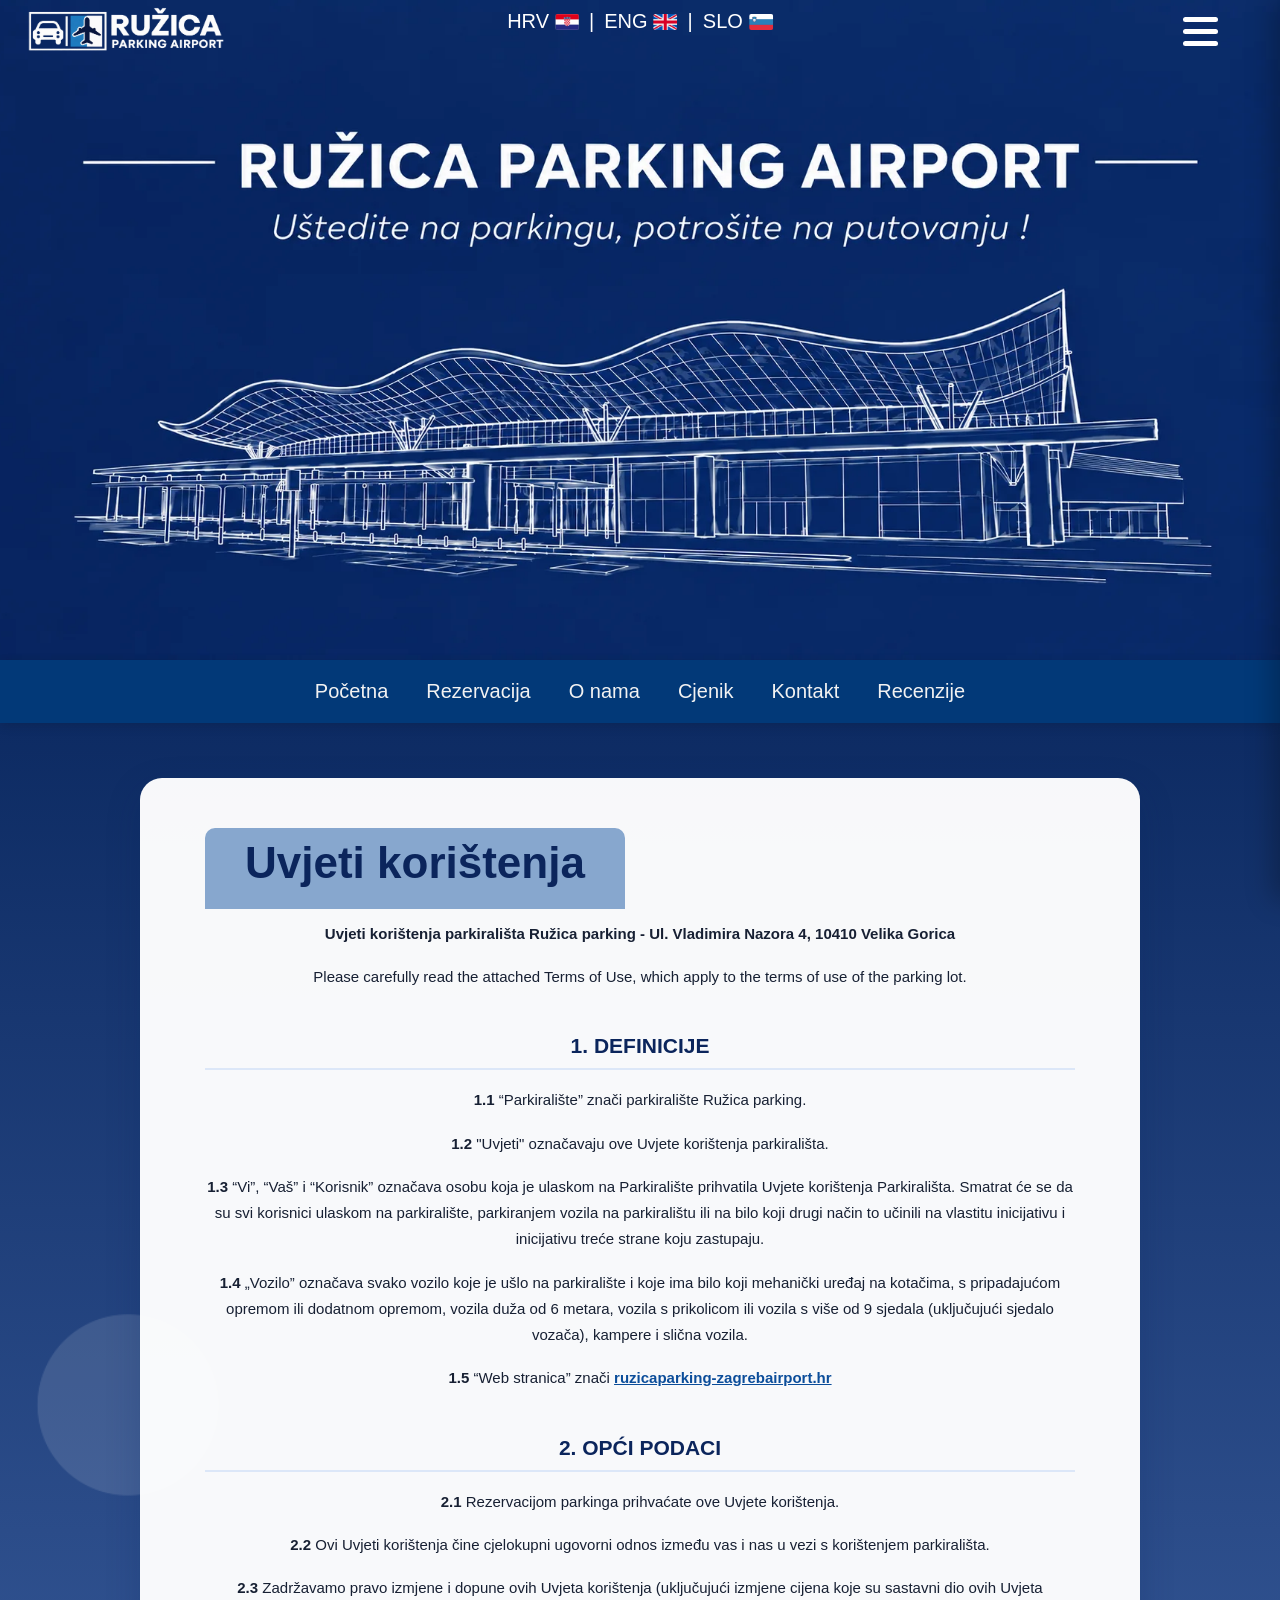
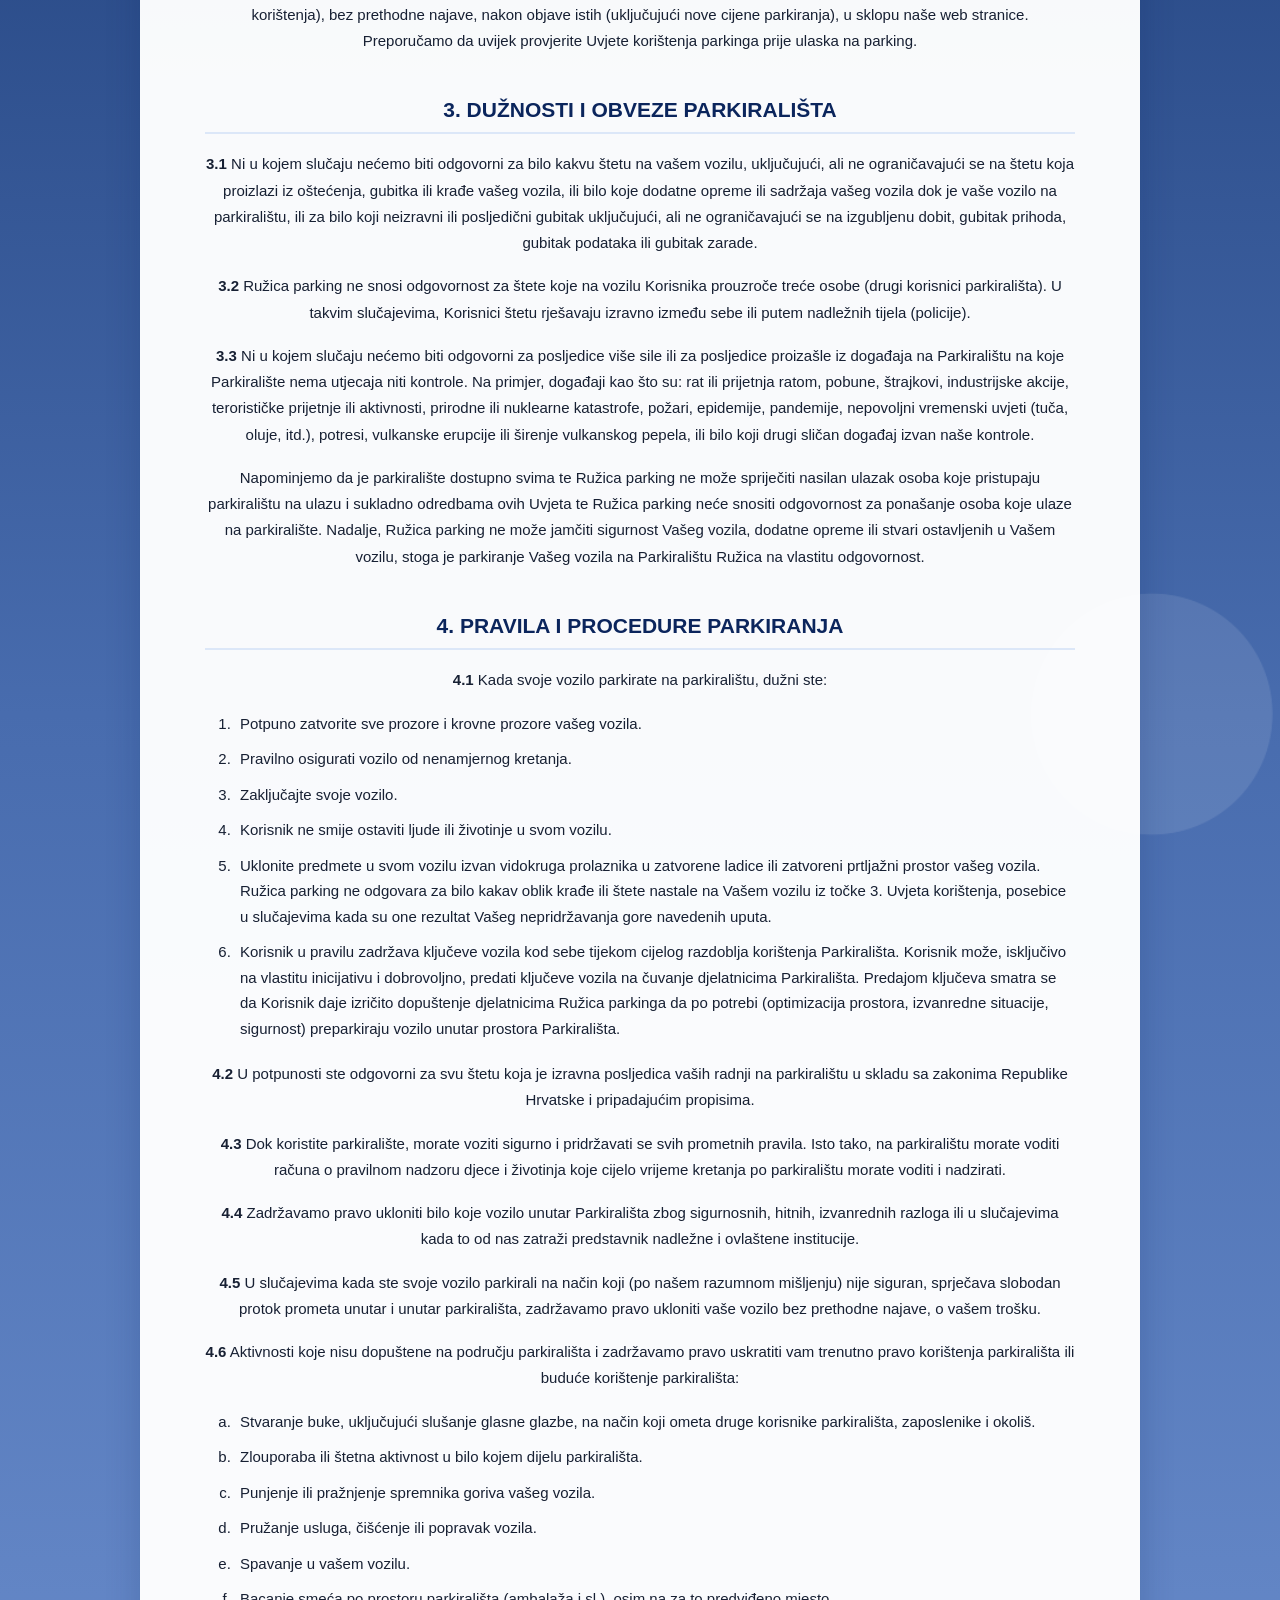
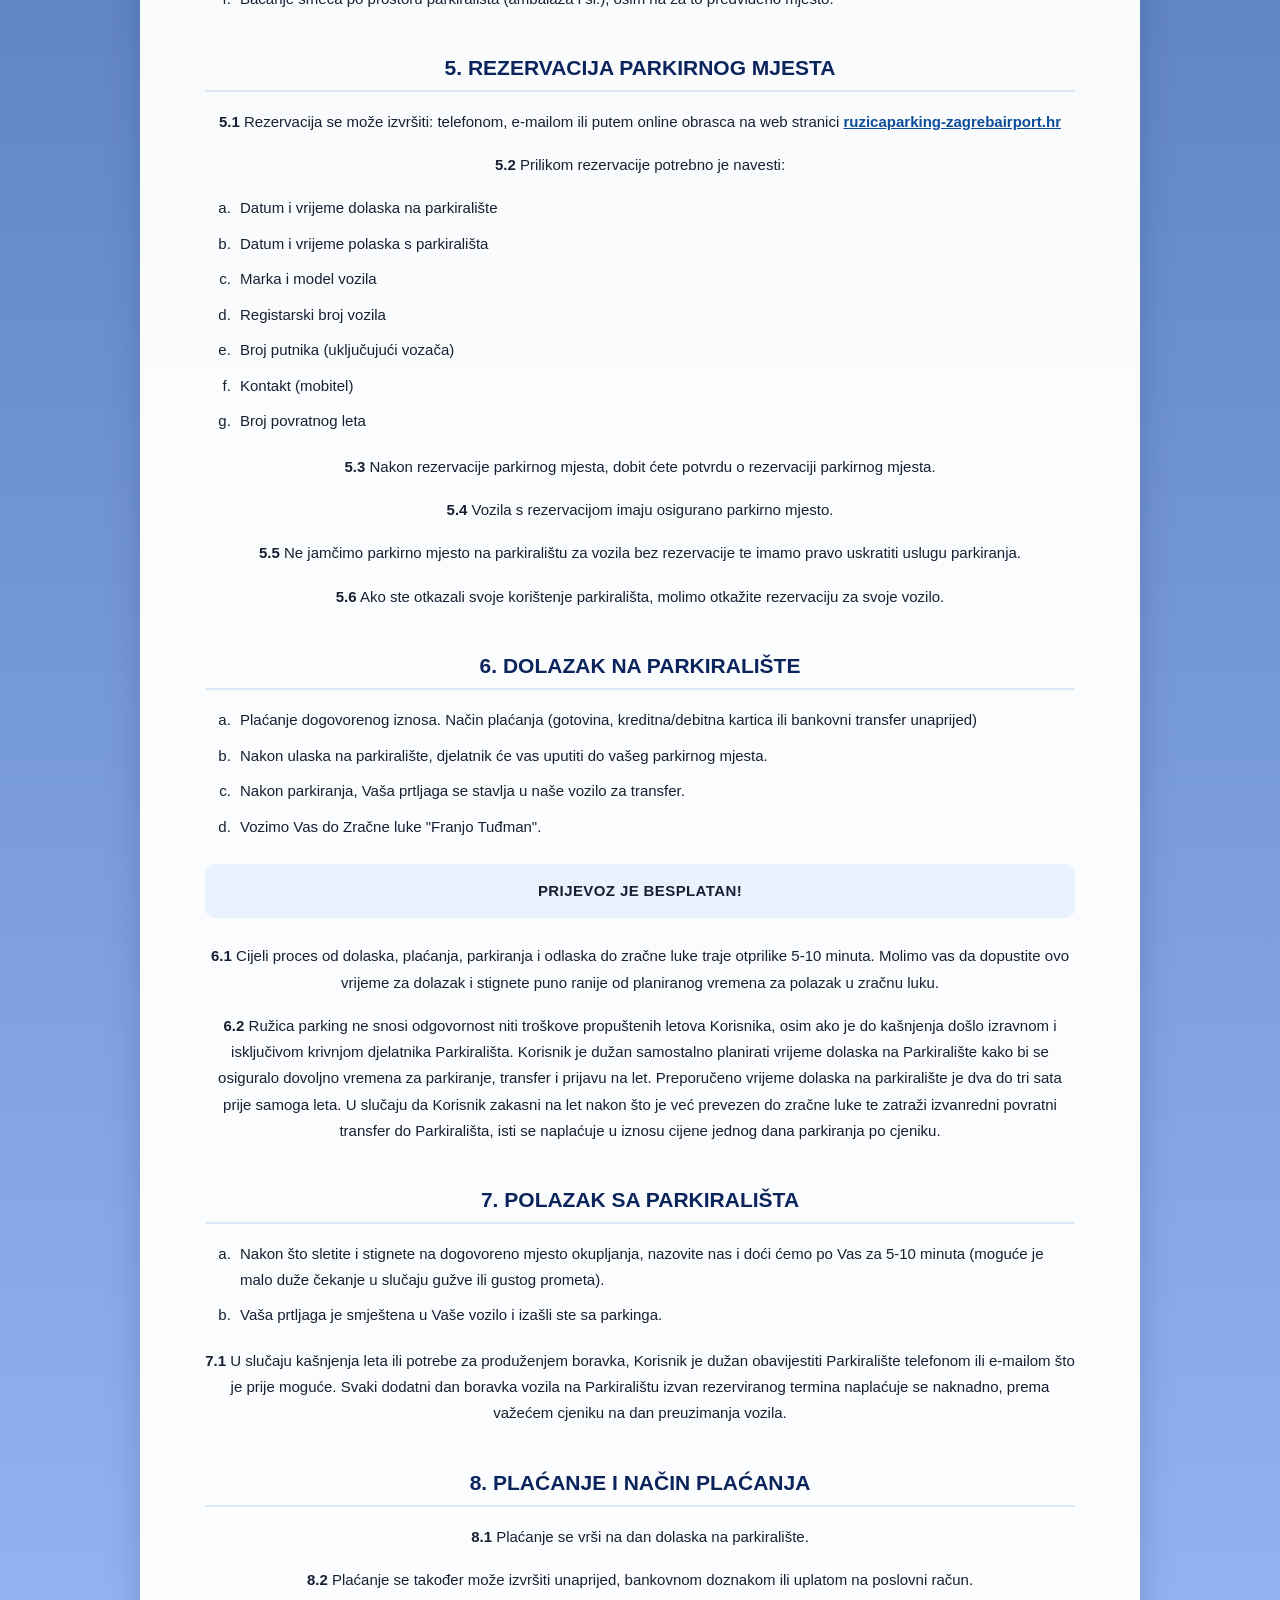
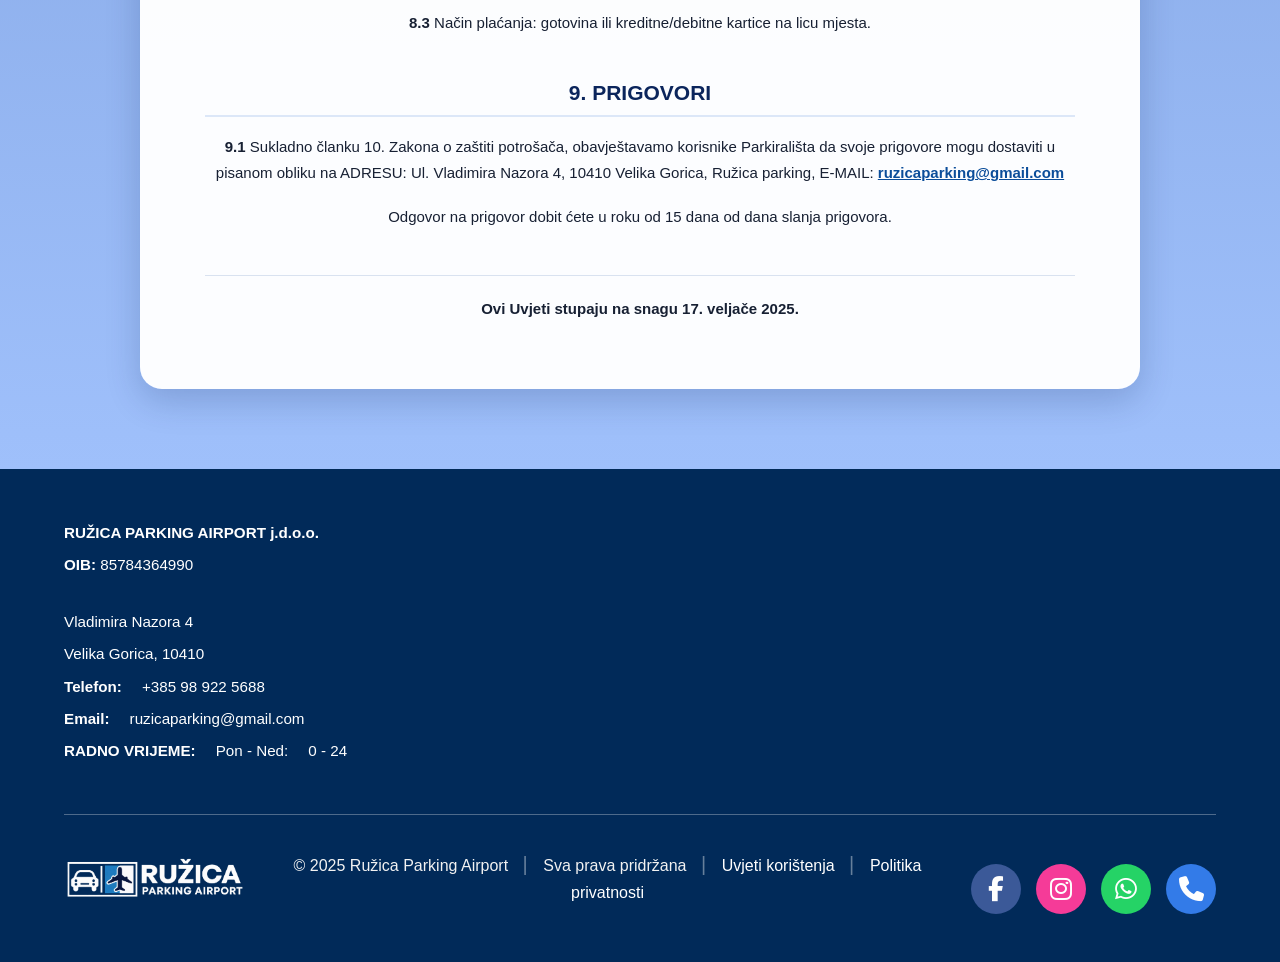
<file: uvjeti-koristenja.html>
<!DOCTYPE html>
<html lang="hr">

<head>

    <meta charset="UTF-8">
    <meta name="viewport" content="width=device-width, initial-scale=1.0">

    <title>Uvjeti korištenja | Ružica Parking Airport</title>
	
	<link rel="icon"
href="slike/parking.webp"
type="image/webp"
sizes="16x18">

    <!-- GLAVNI CSS - HEADER, NAVBAR, HAMBURGER, FOOTER -->
    <link rel="stylesheet" href="style.css">

    <!-- CSS SAMO ZA OVU STRANICU -->
    <link rel="stylesheet" href="uvjeti-koristenja.css">

    <!-- FONT AWESOME -->
    <link rel="stylesheet"
          href="https://cdnjs.cloudflare.com/ajax/libs/font-awesome/6.5.2/css/all.min.css">

</head>


<body>


<!-- =========================================================
     HEADER
     ========================================================= -->

<header class="site-header">
<!-- =========================================================
     JEZICI
========================================================= -->

<div class="language-switcher">

    <a href="uvjeti-koristenja.html"
       data-language="hr"
       onclick="changeLanguage('hr'); return false;">

        <span>
            HRV
        </span>

        <img
            src="slike/zastava-hr.webp"
            alt="Hrvatski">

    </a>


    <span>|</span>


    <a href="uvjeti-koristenja-en.html"
       data-language="en"
       >

        <span>
            ENG
        </span>

        <img
            src="slike/zastava-en.webp"
            alt="English">

    </a>


    <span>|</span>


    <a href="uvjeti-koristenja-slo.html"
       data-language="sl"
       >

        <span>
            SLO
        </span>

        <img
            src="slike/zastava-slo.webp"
            alt="Slovenščina">

    </a>

</div>

    <!-- LOGO + HAMBURGER -->

    <div class="floating-header">

        <a href="index.html#pocetna"
           class="logo-link"
           aria-label="Ružica Parking Airport">

            <!-- DESKTOP LOGO -->

            <img src="slike/logo_trans.webp"
                 class="floating-logo "
                 alt="Ružica Parking Airport">


            <!-- MOBILNI LOGO -->

            <img src="slike/logo_trans_tamni.webp"
                 class=" logo-mobile"
                 alt="Ružica Parking Airport">

        </a>


        <!-- HAMBURGER -->

        <div class="humburger-menu">

            <input
                type="checkbox"
                id="menu-toggle"
                aria-label="Otvori izbornik"
            >


            <div class="humburger-lines"
                 aria-hidden="true">

                <span class="line line1"></span>
                <span class="line line2"></span>
                <span class="line line3"></span>

            </div>


            <!-- MOBILNI IZBORNIK -->

            <nav class="humburger-items"
                 aria-label="Mobilni izbornik">

                <a href="index.html#pocetna">
                    Početna
                </a>

                <a href="index.html#rezervacija">
                    Rezervacija
                </a>

                <a href="index.html#onama">
                    O nama
                </a>

                <a href="index.html#cjenik">
                    Cjenik
                </a>

                <a href="index.html#kontakt">
                    Kontakt
                </a>

                <a href="index.html#recenzijeG">
                    Recenzije
                </a>

                <a href="uvjeti-koristenja.html"
                   class="menu-active">
                    Uvjeti korištenja
                </a>
				<a href="politika-privatnosti.html">Politika privatnosti</a>

            </nav>

        </div>

    </div>

</header>



<!-- =========================================================
     VELIKA HERO SLIKA
     ========================================================= -->

<section class="uvjeti-hero-image">

    <img src="slike/pocetna5.webp"
         alt="Ružica Parking Airport">

</section>



<!-- =========================================================
     GLAVNI STICKY NAVBAR
     ========================================================= -->

<nav id="navbar"
     aria-label="Glavna navigacija">

    <a href="index.html#pocetna">
        Početna
    </a>

    <a href="index.html#rezervacija">
        Rezervacija
    </a>

    <a href="index.html#onama">
        O nama
    </a>

    <a href="index.html#cjenik">
        Cjenik
    </a>

    <a href="index.html#kontakt">
        Kontakt
    </a>

    <a href="index.html#recenzijeG">
        Recenzije
    </a>
	

</nav>



<!-- =========================================================
     GLAVNI SADRŽAJ
     ========================================================= -->

<main class="uvjeti-page">


    <!-- =====================================================
         SADRŽAJ UVJETA
         ===================================================== -->

    <article class="uvjeti-sadrzaj">


        <h1>
            Uvjeti korištenja
        </h1>


        <p class="uvjeti-podnaslov">
            Uvjeti korištenja parkirališta Ružica parking -
            Ul. Vladimira Nazora 4, 10410 Velika Gorica
        </p>


        <p>
            Please carefully read the attached Terms of Use,
            which apply to the terms of use of the parking lot.
        </p>



        <!-- =================================================
             1. DEFINICIJE
             ================================================= -->

        <h2>
            1. DEFINICIJE
        </h2>


        <p>
            <strong>1.1</strong>
            “Parkiralište” znači parkiralište Ružica parking.
        </p>


        <p>
            <strong>1.2</strong>
            "Uvjeti" označavaju ove Uvjete korištenja parkirališta.
        </p>


        <p>
            <strong>1.3</strong>
            “Vi”, “Vaš” i “Korisnik” označava osobu koja je
            ulaskom na Parkiralište prihvatila Uvjete korištenja
            Parkirališta. Smatrat će se da su svi korisnici
            ulaskom na parkiralište, parkiranjem vozila na
            parkiralištu ili na bilo koji drugi način to učinili
            na vlastitu inicijativu i inicijativu treće strane
            koju zastupaju.
        </p>


        <p>
            <strong>1.4</strong>
            „Vozilo” označava svako vozilo koje je ušlo na
            parkiralište i koje ima bilo koji mehanički uređaj
            na kotačima, s pripadajućom opremom ili dodatnom
            opremom, vozila duža od 6 metara, vozila s prikolicom
            ili vozila s više od 9 sjedala (uključujući sjedalo
            vozača), kampere i slična vozila.
        </p>


        <p>
            <strong>1.5</strong>
            “Web stranica” znači
            <a href="https://ruzicaparking-zagrebairport.hr">
                ruzicaparking-zagrebairport.hr
            </a>
        </p>



        <!-- =================================================
             2. OPĆI PODACI
             ================================================= -->

        <h2>
            2. OPĆI PODACI
        </h2>


        <p>
            <strong>2.1</strong>
            Rezervacijom parkinga prihvaćate ove Uvjete korištenja.
        </p>


        <p>
            <strong>2.2</strong>
            Ovi Uvjeti korištenja čine cjelokupni ugovorni odnos
            između vas i nas u vezi s korištenjem parkirališta.
        </p>


        <p>
            <strong>2.3</strong>
            Zadržavamo pravo izmjene i dopune ovih Uvjeta korištenja
            (uključujući izmjene cijena koje su sastavni dio ovih
            Uvjeta korištenja), bez prethodne najave, nakon objave
            istih (uključujući nove cijene parkiranja), u sklopu
            naše web stranice. Preporučamo da uvijek provjerite
            Uvjete korištenja parkinga prije ulaska na parking.
        </p>



        <!-- =================================================
             3. DUŽNOSTI I OBVEZE PARKIRALIŠTA
             ================================================= -->

        <h2>
            3. DUŽNOSTI I OBVEZE PARKIRALIŠTA
        </h2>


        <p>
            <strong>3.1</strong>
            Ni u kojem slučaju nećemo biti odgovorni za bilo kakvu
            štetu na vašem vozilu, uključujući, ali ne ograničavajući
            se na štetu koja proizlazi iz oštećenja, gubitka ili
            krađe vašeg vozila, ili bilo koje dodatne opreme ili
            sadržaja vašeg vozila dok je vaše vozilo na parkiralištu,
            ili za bilo koji neizravni ili posljedični gubitak
            uključujući, ali ne ograničavajući se na izgubljenu
            dobit, gubitak prihoda, gubitak podataka ili gubitak
            zarade.
        </p>


        <p>
            <strong>3.2</strong>
            Ružica parking ne snosi odgovornost za štete koje na
            vozilu Korisnika prouzroče treće osobe (drugi korisnici
            parkirališta). U takvim slučajevima, Korisnici štetu
            rješavaju izravno između sebe ili putem nadležnih tijela
            (policije).
        </p>


        <p>
            <strong>3.3</strong>
            Ni u kojem slučaju nećemo biti odgovorni za posljedice
            više sile ili za posljedice proizašle iz događaja na
            Parkiralištu na koje Parkiralište nema utjecaja niti
            kontrole. Na primjer, događaji kao što su: rat ili
            prijetnja ratom, pobune, štrajkovi, industrijske akcije,
            terorističke prijetnje ili aktivnosti, prirodne ili
            nuklearne katastrofe, požari, epidemije, pandemije,
            nepovoljni vremenski uvjeti (tuča, oluje, itd.), potresi,
            vulkanske erupcije ili širenje vulkanskog pepela, ili
            bilo koji drugi sličan događaj izvan naše kontrole.
        </p>


        <p>
            Napominjemo da je parkiralište dostupno svima te Ružica
            parking ne može spriječiti nasilan ulazak osoba koje
            pristupaju parkiralištu na ulazu i sukladno odredbama
            ovih Uvjeta te Ružica parking neće snositi odgovornost
            za ponašanje osoba koje ulaze na parkiralište. Nadalje,
            Ružica parking ne može jamčiti sigurnost Vašeg vozila,
            dodatne opreme ili stvari ostavljenih u Vašem vozilu,
            stoga je parkiranje Vašeg vozila na Parkiralištu Ružica
            na vlastitu odgovornost.
        </p>



        <!-- =================================================
             4. PRAVILA I PROCEDURE PARKIRANJA
             ================================================= -->

        <h2>
            4. PRAVILA I PROCEDURE PARKIRANJA
        </h2>


        <p>
            <strong>4.1</strong>
            Kada svoje vozilo parkirate na parkiralištu, dužni ste:
        </p>


        <ol class="podstavke">

            <li>
                Potpuno zatvorite sve prozore i krovne prozore
                vašeg vozila.
            </li>

            <li>
                Pravilno osigurati vozilo od nenamjernog kretanja.
            </li>

            <li>
                Zaključajte svoje vozilo.
            </li>

            <li>
                Korisnik ne smije ostaviti ljude ili životinje
                u svom vozilu.
            </li>

            <li>
                Uklonite predmete u svom vozilu izvan vidokruga
                prolaznika u zatvorene ladice ili zatvoreni
                prtljažni prostor vašeg vozila. Ružica parking
                ne odgovara za bilo kakav oblik krađe ili štete
                nastale na Vašem vozilu iz točke 3. Uvjeta
                korištenja, posebice u slučajevima kada su one
                rezultat Vašeg nepridržavanja gore navedenih
                uputa.
            </li>

            <li>
                Korisnik u pravilu zadržava ključeve vozila kod
                sebe tijekom cijelog razdoblja korištenja
                Parkirališta. Korisnik može, isključivo na
                vlastitu inicijativu i dobrovoljno, predati
                ključeve vozila na čuvanje djelatnicima
                Parkirališta. Predajom ključeva smatra se da
                Korisnik daje izričito dopuštenje djelatnicima
                Ružica parkinga da po potrebi (optimizacija
                prostora, izvanredne situacije, sigurnost)
                preparkiraju vozilo unutar prostora Parkirališta.
            </li>

        </ol>


        <p>
            <strong>4.2</strong>
            U potpunosti ste odgovorni za svu štetu koja je izravna
            posljedica vaših radnji na parkiralištu u skladu sa
            zakonima Republike Hrvatske i pripadajućim propisima.
        </p>


        <p>
            <strong>4.3</strong>
            Dok koristite parkiralište, morate voziti sigurno i
            pridržavati se svih prometnih pravila. Isto tako, na
            parkiralištu morate voditi računa o pravilnom nadzoru
            djece i životinja koje cijelo vrijeme kretanja po
            parkiralištu morate voditi i nadzirati.
        </p>


        <p>
            <strong>4.4</strong>
            Zadržavamo pravo ukloniti bilo koje vozilo unutar
            Parkirališta zbog sigurnosnih, hitnih, izvanrednih
            razloga ili u slučajevima kada to od nas zatraži
            predstavnik nadležne i ovlaštene institucije.
        </p>


        <p>
            <strong>4.5</strong>
            U slučajevima kada ste svoje vozilo parkirali na način
            koji (po našem razumnom mišljenju) nije siguran,
            sprječava slobodan protok prometa unutar i unutar
            parkirališta, zadržavamo pravo ukloniti vaše vozilo
            bez prethodne najave, o vašem trošku.
        </p>


        <p>
            <strong>4.6</strong>
            Aktivnosti koje nisu dopuštene na području parkirališta
            i zadržavamo pravo uskratiti vam trenutno pravo
            korištenja parkirališta ili buduće korištenje
            parkirališta:
        </p>


        <ol class="podstavke slova">

            <li>
                Stvaranje buke, uključujući slušanje glasne glazbe,
                na način koji ometa druge korisnike parkirališta,
                zaposlenike i okoliš.
            </li>

            <li>
                Zlouporaba ili štetna aktivnost u bilo kojem dijelu
                parkirališta.
            </li>

            <li>
                Punjenje ili pražnjenje spremnika goriva vašeg vozila.
            </li>

            <li>
                Pružanje usluga, čišćenje ili popravak vozila.
            </li>

            <li>
                Spavanje u vašem vozilu.
            </li>

            <li>
                Bacanje smeća po prostoru parkirališta
                (ambalaža i sl.), osim na za to predviđeno mjesto.
            </li>

        </ol>



        <!-- =================================================
             5. REZERVACIJA PARKIRNOG MJESTA
             ================================================= -->

        <h2>
            5. REZERVACIJA PARKIRNOG MJESTA
        </h2>


        <p>
            <strong>5.1</strong>
            Rezervacija se može izvršiti: telefonom, e-mailom ili
            putem online obrasca na web stranici
            <a href="https://ruzicaparking-zagrebairport.hr">
                ruzicaparking-zagrebairport.hr
            </a>
        </p>


        <p>
            <strong>5.2</strong>
            Prilikom rezervacije potrebno je navesti:
        </p>


        <ol class="podstavke slova">

            <li>
                Datum i vrijeme dolaska na parkiralište
            </li>

            <li>
                Datum i vrijeme polaska s parkirališta
            </li>

            <li>
                Marka i model vozila
            </li>

            <li>
                Registarski broj vozila
            </li>

            <li>
                Broj putnika (uključujući vozača)
            </li>

            <li>
                Kontakt (mobitel)
            </li>

            <li>
                Broj povratnog leta
            </li>

        </ol>


        <p>
            <strong>5.3</strong>
            Nakon rezervacije parkirnog mjesta, dobit ćete potvrdu
            o rezervaciji parkirnog mjesta.
        </p>


        <p>
            <strong>5.4</strong>
            Vozila s rezervacijom imaju osigurano parkirno mjesto.
        </p>


        <p>
            <strong>5.5</strong>
            Ne jamčimo parkirno mjesto na parkiralištu za vozila
            bez rezervacije te imamo pravo uskratiti uslugu
            parkiranja.
        </p>


        <p>
            <strong>5.6</strong>
            Ako ste otkazali svoje korištenje parkirališta,
            molimo otkažite rezervaciju za svoje vozilo.
        </p>



        <!-- =================================================
             6. DOLAZAK NA PARKIRALIŠTE
             ================================================= -->

        <h2>
            6. DOLAZAK NA PARKIRALIŠTE
        </h2>


        <ol class="podstavke slova">

            <li>
                Plaćanje dogovorenog iznosa. Način plaćanja
                (gotovina, kreditna/debitna kartica ili bankovni
                transfer unaprijed)
            </li>

            <li>
                Nakon ulaska na parkiralište, djelatnik će vas
                uputiti do vašeg parkirnog mjesta.
            </li>

            <li>
                Nakon parkiranja, Vaša prtljaga se stavlja u naše
                vozilo za transfer.
            </li>

            <li>
                Vozimo Vas do Zračne luke "Franjo Tuđman".
            </li>

        </ol>


        <p class="naglaseno">
            PRIJEVOZ JE BESPLATAN!
        </p>


        <p>
            <strong>6.1</strong>
            Cijeli proces od dolaska, plaćanja, parkiranja i odlaska
            do zračne luke traje otprilike 5-10 minuta. Molimo vas
            da dopustite ovo vrijeme za dolazak i stignete puno
            ranije od planiranog vremena za polazak u zračnu luku.
        </p>


        <p>
            <strong>6.2</strong>
            Ružica parking ne snosi odgovornost niti troškove
            propuštenih letova Korisnika, osim ako je do kašnjenja
            došlo izravnom i isključivom krivnjom djelatnika
            Parkirališta. Korisnik je dužan samostalno planirati
            vrijeme dolaska na Parkiralište kako bi se osiguralo
            dovoljno vremena za parkiranje, transfer i prijavu na
            let. Preporučeno vrijeme dolaska na parkiralište je
            dva do tri sata prije samoga leta. U slučaju da
            Korisnik zakasni na let nakon što je već prevezen do
            zračne luke te zatraži izvanredni povratni transfer
            do Parkirališta, isti se naplaćuje u iznosu cijene
            jednog dana parkiranja po cjeniku.
        </p>



        <!-- =================================================
             7. POLAZAK SA PARKIRALIŠTA
             ================================================= -->

        <h2>
            7. POLAZAK SA PARKIRALIŠTA
        </h2>


        <ol class="podstavke slova">

            <li>
                Nakon što sletite i stignete na dogovoreno mjesto
                okupljanja, nazovite nas i doći ćemo po Vas za
                5-10 minuta (moguće je malo duže čekanje u slučaju
                gužve ili gustog prometa).
            </li>

            <li>
                Vaša prtljaga je smještena u Vaše vozilo i izašli
                ste sa parkinga.
            </li>

        </ol>


        <p>
            <strong>7.1</strong>
            U slučaju kašnjenja leta ili potrebe za produženjem
            boravka, Korisnik je dužan obavijestiti Parkiralište
            telefonom ili e-mailom što je prije moguće. Svaki
            dodatni dan boravka vozila na Parkiralištu izvan
            rezerviranog termina naplaćuje se naknadno, prema
            važećem cjeniku na dan preuzimanja vozila.
        </p>



        <!-- =================================================
             8. PLAĆANJE
             ================================================= -->

        <h2>
            8. PLAĆANJE I NAČIN PLAĆANJA
        </h2>


        <p>
            <strong>8.1</strong>
            Plaćanje se vrši na dan dolaska na parkiralište.
        </p>


        <p>
            <strong>8.2</strong>
            Plaćanje se također može izvršiti unaprijed,
            bankovnom doznakom ili uplatom na poslovni račun.
        </p>


        <p>
            <strong>8.3</strong>
            Način plaćanja: gotovina ili kreditne/debitne kartice
            na licu mjesta.
        </p>



        <!-- =================================================
             9. PRIGOVORI
             ================================================= -->

        <h2>
            9. PRIGOVORI
        </h2>


        <p>
            <strong>9.1</strong>
            Sukladno članku 10. Zakona o zaštiti potrošača,
            obavještavamo korisnike Parkirališta da svoje
            prigovore mogu dostaviti u pisanom obliku na
            ADRESU: Ul. Vladimira Nazora 4, 10410 Velika Gorica,
            Ružica parking, E-MAIL:
            <a href="mailto:ruzicaparking@gmail.com">
                ruzicaparking@gmail.com
            </a>
        </p>


        <p>
            Odgovor na prigovor dobit ćete u roku od 15 dana
            od dana slanja prigovora.
        </p>



        <!-- =================================================
             DATUM
             ================================================= -->

        <p class="stupanje">
            Ovi Uvjeti stupaju na snagu 17. veljače 2025.
        </p>

    </article>

</main>



<!-- =========================================================
     FOOTER
     ========================================================= -->

<footer
    class="footer-local"
    role="contentinfo">


    <div class="container">


        <div class="footer-local__main">


            <div class="footer-local__details">


                <ul class="footer-local__hours-list">


                    <li>

                        <span>

                            <strong>
                                RUŽICA PARKING AIRPORT j.d.o.o.
                            </strong>

                        </span>

                    </li>


                    <li>

                        <span>

                            <strong>
                                OIB:
                            </strong>

                            85784364990

                        </span>

                    </li>


                    <br>


                    <li>
                        <span>
                            Vladimira Nazora 4
                        </span>
                    </li>


                    <li>
                        <span>
                            Velika Gorica, 10410
                        </span>
                    </li>


                    <li>

                        <strong>
                            Telefon:
                        </strong>

                        <a href="tel:+385989225688">
                            +385 98 922 5688
                        </a>

                    </li>


                    <li>

                        <strong>
                            Email:
                        </strong>

                        <a href="mailto:ruzicaparking@gmail.com">
                            ruzicaparking@gmail.com
                        </a>

                    </li>


                    <li>

                        <span>

                            <strong>
                                RADNO VRIJEME:
                            </strong>

                        </span>

                        <span>
                            Pon - Ned:
                        </span>

                        <span>
                            0 - 24
                        </span>

                    </li>


                </ul>

            </div>


            <div class="footer-local__map">


                <iframe
                    src="https://www.google.com/maps/embed?pb=!1m18!1m12!1m3!1d3311.92418849207!2d16.061559592528475!3d45.731392066347574!2m3!1f0!2f0!3f0!3m2!1i1024!2i768!4f13.1!3m3!1m2!1s0x47667ef19e0d627d%3A0x4a64f5ac2dcf4c5b!2sUl.%20Vladimira%20Nazora%204%2C%2010410%2C%20Velika%20Gorica!5e0!3m2!1shr!2shr!4v1790283553648!5m2!1shr!2shr"
                    width="600"
                    height="450"
                    style="border:0;"
                    allowfullscreen=""
                    loading="lazy"
                    referrerpolicy="strict-origin-when-cross-origin">
                </iframe>

            </div>

        </div>


        <div class="footer-local__bottom">
<img
            src="slike/logo_trans.webp"
            class="logo"
            alt="Ružica Parking Airport" >
			

            <div class="footer-local__copyright">

                © 2025 Ružica Parking Airport

                <span class="footer-separator">
                    |
                </span>

                <span>
                    Sva prava pridržana
                </span>

                <span class="footer-separator">
                    |
                </span>

                <a
                    href="uvjeti-koristenja.html"
                   >
                    Uvjeti korištenja
                </a>

                <span class="footer-separator">
                    |
                </span>

                <a
                    href="politika-privatnosti.html"
                   >
                    Politika privatnosti
                </a>

            </div>


            <nav
                class="rounded-social-buttons"
                aria-label="Društvene mreže i kontakt">


                <a
                    class="social-button facebook"
                    href="https://www.facebook.com/ruzicaparking/?locale=hr_HR"
                    aria-label="Facebook"
                    target="_blank">

                    <i class="fab fa-facebook-f"></i>

                </a>


                <a
                    class="social-button instagram"
                    href="https://www.instagram.com/ruzicaparking/"
                    aria-label="Instagram"
                    target="_blank">

                    <i class="fab fa-instagram"></i>

                </a>


                <a
                    class="social-button whatsapp"
                    href="https://wa.me/385989225688"
                    aria-label="WhatsApp"
                    target="_blank">

                    <i class="fab fa-whatsapp"></i>

                </a>


                <a
                    class="social-button phone"
                    href="tel:+385989225688"
                    aria-label="Telefon">

                    <i class="fas fa-phone"></i>

                </a>

            </nav>

        </div>

    </div>

</footer>



<!-- =========================================================
     HAMBURGER JAVASCRIPT
     ========================================================= -->

<script>

document.addEventListener("DOMContentLoaded", function () {

    const menuToggle =
        document.getElementById("menu-toggle");

    const menuLinks =
        document.querySelectorAll(".humburger-items a");


    if (!menuToggle) {
        return;
    }


    /* Zatvori hamburger nakon klika */

    menuLinks.forEach(function (link) {

        link.addEventListener("click", function () {

            menuToggle.checked = false;

        });

    });


    /* Klik izvan izbornika */

    document.addEventListener("click", function (event) {

        const menu =
            document.querySelector(".humburger-menu");

        if (
            menuToggle.checked &&
            menu &&
            !menu.contains(event.target)
        ) {

            menuToggle.checked = false;

        }

    });


    /* ESC zatvara izbornik */

    document.addEventListener("keydown", function (event) {

        if (event.key === "Escape") {

            menuToggle.checked = false;

        }

    });

});

</script>


</body>
</html>
</file>
<file: style.css>
html {
  scroll-behavior: smooth;
  height: 100%;
  background: white;
  font-family: 'Segoe UI', Tahoma, Geneva, Verdana, sans-serif;
}

body {
    margin: 0;
    padding: 0;
    font-family: 'Montserrat', 'Segoe UI', Tahoma, Geneva, Verdana, sans-serif;
    color: #172033;
    background: #eef4ff;
}
h2{
	font-size:40px;
	
}
p{
	font-size:20px;
	text-align: center;
	color:white;
	max-width:1100px;
	margin:0 auto;
	margin-bottom:20px;
}
.logo {
    width: 180px;
    height: auto;

}
.kontaktTekst{
	text-align:left;
	color:white;
}
.cjTekstinfo{
	font-size:20px;
	color:black;
	text-align:center;
}
#moto{
	color:white;
	font-size:30px;
	font-family: "Courgette", cursive;
  font-weight: 400;
  font-style: normal;
  text-align:center;
  
  
}
#moto {
    display: block;
    text-align: center;
    color: #fff;
}

#moto::after {
    content: "";
    display: block;
    width: 700px;
    height: 2px;
    margin: 12px auto 0;
    border-radius: 10px;

    background: linear-gradient(
        90deg,
        #a67c00,
        #d4af37,
        #f5d76e,
        #d4af37,
        #a67c00
    );
}
@media (max-width: 700px) {
    #onama p{
        padding: 0 15px;
        text-align: justify;
    }
}

/* =========================================================
   RUŽICA PARKING AIRPORT
   TAMNO PLAVA → SVIJETLO PLAVA
   + VIDLJIVI DEKORATIVNI KRUGOVI
   ========================================================= */


/* =========================================================
   OSNOVNO
   ========================================================= */

#smjestaji,
#rezervacija,
#recenzijeG,
#rezervacijeG,
#onama,
#cjenik,
#kontakt {

    position: relative;
    overflow: hidden;
    isolation: isolate;
}


/* sadržaj iznad dekoracija */

#smjestaji > *,
#rezervacija > *,
#recenzijeG > *,
#rezervacijeG > *,
#onama > *,
#cjenik > *,
#kontakt > * {

    position: relative;
    z-index: 3;
}

/* =========================================================
   SMJEŠTAJ
   ========================================================= */

#smjestaji {

    position: relative;
    overflow: hidden;
    isolation: isolate;

    background:
        linear-gradient(
            180deg,
            #bad0f7 0%,
            #a4c3fc 45%,
            #a2bdfa 100%
        );
}


/* sadržaj iznad dekoracija */

#smjestaji > * {

    position: relative;
    z-index: 3;
}


/* veliki krug lijevo gore */

#smjestaji::before {

    content: "";

    position: absolute;

    width: 600px;
    height: 600px;

    left: -330px;
    top: -250px;

    border-radius: 50%;

    background:
        radial-gradient(
            circle,
            rgba(210, 228, 252, 0.20),
            rgba(180, 210, 248, 0.08) 50%,
            transparent 72%
        );

    border: 1px solid rgba(255, 255, 255, 0.20);

    z-index: 1;

    pointer-events: none;
}


/* veliki krug desno dolje */

#smjestaji::after {

    content: "";

    position: absolute;

    width: 430px;
    height: 430px;

    right: -170px;
    bottom: -170px;

    border-radius: 50%;

    background:
        rgba(210, 228, 252, 0.07);

    border: 1px solid rgba(255, 255, 255, 0.20);

    z-index: 1;

    pointer-events: none;
}

/* =========================================================
   2. REZERVACIJA
   ========================================================= */

#rezervacija {

    background:
        linear-gradient(
            180deg,
            #153976 0%,
            #2b5798 45%,
            #486cae 100%
        );

}



/* veliki krug lijevo gore */

#rezervacija::before {

    content: "";

    position: absolute;

    width: 600px;
    height: 600px;

    left: -330px;
    top: -250px;

    border-radius: 50%;

    background:
        radial-gradient(
            circle,
            rgba(183, 205, 247, 0.16),
            rgba(150, 185, 250, 0.06) 50%,
            transparent 72%
        );

    border: 1px solid rgba(255, 255, 255, 0.17);

    z-index: 1;

    pointer-events: none;
}


/* veliki krug desno dolje */

#rezervacija::after {

    content: "";

    position: absolute;

    width: 430px;
    height: 430px;

    right: -170px;
    bottom: -170px;

    border-radius: 50%;

    background:
        rgba(183, 205, 247, 0.05);

    border: 1px solid rgba(255, 255, 255, 0.17);

    z-index: 1;

    pointer-events: none;
}


/* =========================================================
   3. RECENZIJE
   MALO SVJETLIJE
   ========================================================= */

#recenzijeG {

    position: relative;
    overflow: hidden;
    isolation: isolate;

    background:
        linear-gradient(
            180deg,
            #9fc0fb 0%,
            #b0c9f7 45%,
            #bed2f8 100%
        );
}


/* sadržaj iznad dekoracija */

#recenzijeG > * {

    position: relative;
    z-index: 3;
}


/* veliki svijetli krug desno */

#recenzijeG::before {

    content: "";

    position: absolute;

    width: 620px;
    height: 620px;

    right: -280px;
    top: -250px;

    border-radius: 50%;

    background:
        radial-gradient(
            circle,
            rgba(255, 255, 255, 0.32) 0%,
            rgba(255, 255, 255, 0.13) 48%,
            transparent 72%
        );

    border: 1px solid rgba(255, 255, 255, 0.40);

    z-index: 1;

    pointer-events: none;
}


/* drugi krug lijevo dolje */

#recenzijeG::after {

    content: "";

    position: absolute;

    width: 400px;
    height: 400px;

    left: -210px;
    bottom: -190px;

    border-radius: 50%;

    background:
        rgba(255, 255, 255, 0.11);

    border: 1px solid rgba(16, 48, 107, 0.11);

    z-index: 1;

    pointer-events: none;
}


/* =========================================================
   KARTICE RECENZIJA
   ========================================================= */

#recenzijeG .flip-card-front,
#recenzijeG .flip-card-back {

    background: rgba(255, 255, 255, 0.94);

    border:
        1px solid rgba(255, 255, 255, 0.65);

    box-shadow:
        0 10px 30px rgba(16, 48, 107, 0.14);

}


/* =========================================================
   NASLOVI RECENZIJA
   ========================================================= */

#recenzijeG h2,
#recenzijeG h3,
#recenzijeG p {

    color: #10306b;

}


/* mala dekorativna crta */

#recenzijeG h2::after {

    content: "";

    display: block;

    width: 80px;
    height: 2px;

    margin: 12px auto 0;

    border-radius: 10px;

    background:
        linear-gradient(
            90deg,
            #4f73b8,
            #10306b
        );
}



/* =========================================================
   4. O NAMA
   MALO TAMNIJE
   ========================================================= */

#onama {

    background:
        linear-gradient(
            180deg,
            #486cae 0%,
            #6790cc 45%,
            #8fb4ee 100%
        );

}


/* veliki krug lijevo dolje */

#onama::before {

    content: "";

    position: absolute;

    width: 680px;
    height: 680px;

    left: -360px;
    bottom: -360px;

    border-radius: 50%;

    background:
        radial-gradient(
            circle,
            rgba(183, 205, 247, 0.23),
            rgba(183, 205, 247, 0.08) 52%,
            transparent 72%
        );

    border: 1px solid rgba(255, 255, 255, 0.22);

    z-index: 1;

    pointer-events: none;
}


/* krug desno */

#onama::after {

    content: "";

    position: absolute;

    width: 330px;
    height: 330px;

    right: -120px;
    top: 15%;

    border-radius: 50%;

    border: 1px solid rgba(16, 48, 107, 0.14);

    background:
        rgba(183, 205, 247, 0.07);

    z-index: 1;

    pointer-events: none;
}


/* =========================================================
   5. CJENIK
   ========================================================= */

#cjenik {

   background:
        linear-gradient(
            180deg,
            #7398c7 0%,
            #5b82b8 45%,
            #3f69a3 100%
        );

}


/* veliki krug desno gore */

#cjenik::before {

    content: "";

    position: absolute;

    width: 620px;
    height: 620px;

    right: -320px;
    top: -320px;

    border-radius: 50%;

    background:
        radial-gradient(
            circle,
            rgba(255, 255, 255, 0.22),
            rgba(183, 205, 247, 0.10) 52%,
            transparent 72%
        );

    border: 1px solid rgba(255, 255, 255, 0.28);

    z-index: 1;

    pointer-events: none;
}


/* krug lijevo dolje */

#cjenik::after {

    content: "";

    position: absolute;

    width: 340px;
    height: 340px;

    left: -180px;
    bottom: -160px;

    border-radius: 50%;

    border: 1px solid rgba(16, 48, 107, 0.14);

    background:
        rgba(255, 255, 255, 0.07);

    z-index: 1;

    pointer-events: none;
}


/* =========================================================
   6. KONTAKT
   MALO TAMNIJI OD PRETHODNE VERZIJE
   ========================================================= */

#kontakt {

    background:
        linear-gradient(
            180deg,
            #9bbcf6 0%,
            #acc5f2 45%,
            #bad0f7 100%
        );

}


/* veliki krug desno dolje */

#kontakt::before {

    content: "";

    position: absolute;

    width: 700px;
    height: 700px;

    right: -350px;
    bottom: -380px;

    border-radius: 50%;

    background:
        radial-gradient(
            circle,
            rgba(255, 255, 255, 0.28),
            rgba(255, 255, 255, 0.08) 52%,
            transparent 72%
        );

    border: 1px solid rgba(16, 48, 107, 0.12);

    z-index: 1;

    pointer-events: none;
}


/* drugi krug lijevo */

#kontakt::after {

    content: "";

    position: absolute;

    width: 360px;
    height: 360px;

    left: -190px;
    top: 10%;

    border-radius: 50%;

    background:
        rgba(255, 255, 255, 0.08);

    border: 1px solid rgba(255, 255, 255, 0.28);

    z-index: 1;

    pointer-events: none;
}


/* =========================================================
   DODATNI KRUGOVI
   Samo CSS - nije potrebno mijenjati HTML
   ========================================================= */


/* POČETNA - dodatni krug */

#smjestaji {
    background-image:
        radial-gradient(
            circle at 88% 18%,
            rgba(210, 228, 252, 0.10) 0,
            rgba(210, 228, 252, 0.10) 105px,
            transparent 106px
        ),
        linear-gradient(
            180deg,
             #bad0f7 0%,
            #a4c3fc 45%,
            #a2bdfa 100%
        );
}

#smjestaji h2{

    color: #10306b;

}

#smjestaji {
    margin-top: -100px;
}

#kontakt h2{

    color: #10306b;

}

#pocetna {
    background-image:
        radial-gradient(
            circle at 12% 78%,
            rgba(150, 185, 250, 0.035) 0,
            rgba(150, 185, 250, 0.035) 105px,
            transparent 106px
        ),
        linear-gradient(
            180deg,
            #0d2b63 0%,
            #153976 45%,
            #2b5798 100%
        );
}


/* REZERVACIJA - dodatni krug */

#rezervacija {
    background-image:
        radial-gradient(
            circle at 82% 28%,
            rgba(183, 205, 247, 0.045) 0,
            rgba(183, 205, 247, 0.045) 120px,
            transparent 121px
        ),
        linear-gradient(
            180deg,
            #153976 0%,
            #2b5798 45%,
            #486cae 100%
        );
}


/* RECENZIJE - dodatni krug */

#recenzijeG {
    background-image:
        radial-gradient(
            circle at 22% 30%,
            rgba(255, 255, 255, 0.06) 0,
            rgba(255, 255, 255, 0.06) 115px,
            transparent 116px
        ),
        linear-gradient(
            180deg,
            #88b0f7 0%,
            #b0c9f7 45%,
            #bed2f8 100%
        );
}


/* O NAMA - dodatni krug */

#onama {
    background-image:
        radial-gradient(
            circle at 76% 78%,
            rgba(183, 205, 247, 0.045) 0,
            rgba(183, 205, 247, 0.045) 105px,
            transparent 106px
        ),
        linear-gradient(
            180deg,
            #486cae 0%,
            #6790cc 45%,
            #8fb4ee 100%
        );
}


/* CJENIK - dodatni krug */

#cjenik {
    background-image:
        radial-gradient(
            circle at 25% 25%,
            rgba(255, 255, 255, 0.045) 0,
            rgba(255, 255, 255, 0.045) 100px,
            transparent 101px
        ),
        linear-gradient(
            180deg,
            #80a4e8 0%,
            #92b5ee 50%,
            #abc5f7 100%
        );
}


/* KONTAKT - dodatni krug */

#kontakt {
    background-image:
        radial-gradient(
            circle at 78% 22%,
            rgba(255, 255, 255, 0.055) 0,
            rgba(255, 255, 255, 0.055) 115px,
            transparent 116px
        ),
        linear-gradient(
            180deg,
            #9bbcf6 0%,
            #acc5f2 45%,
            #bad0f7 100%
        );
}



/* =========================================================
   MOBITEL
   ========================================================= */

@media (max-width: 700px) {

    #recenzijeG::before {

        width: 430px;
        height: 430px;

        right: -220px;
        top: -180px;
    }

    #recenzijeG::after {

        width: 280px;
        height: 280px;

        left: -150px;
        bottom: -130px;
    }

}


/* =========================================================
   TANKA HORIZONTALNA LINIJA IZMEĐU SEKCIJA
   ========================================================= */

#rezervacija,
#recenzijeG,
#rezervacijeG,
#onama,
#cjenik,
#kontakt {

    border-top:
        1px solid rgba(255, 255, 255, 0.12);

}

/* =========================================================
   KARTICE
   ========================================================= */

.flip-card-front,
.flip-card-back {

    background: rgba(255, 255, 255, 0.96);

    border:
        1px solid rgba(255, 255, 255, 0.55);

    box-shadow:
        0 10px 30px rgba(16, 48, 107, 0.16);

}


/* =========================================================
   REZERVACIJSKA FORMA
   ========================================================= */

#msform fieldset {

    box-shadow:
        0 12px 35px rgba(16, 48, 107, 0.18);

}


/* =========================================================
   KONTAKT FORMA
   ========================================================= */

#contact-form,
#contact-success {

    box-shadow:
        0 12px 35px rgba(16, 48, 107, 0.17);

}


/* =========================================================
   GUMBI
   ========================================================= */

#msform .action-button,
#contact-form .contact-button,
#cjenik .cjenik-download {

    background:
        linear-gradient(
            135deg,
            #10306b 0%,
            #4f73b8 100%
        );

    border-color: #4f73b8;

    box-shadow:
        0 5px 15px rgba(16, 48, 107, 0.20);

}


#msform .action-button:hover,
#contact-form .contact-button:hover,
#cjenik .cjenik-download:hover {

    background:
        linear-gradient(
            135deg,
            #4f73b8 0%,
            #96b9fa 100%
        );

}


/* =========================================================
   MOBITEL
   ========================================================= */

@media (max-width: 700px) {

    #pocetna::before,
    #rezervacija::before,
    #recenzijeG::before,
    #rezervacijeG::before,
    #onama::before,
    #cjenik::before,
    #kontakt::before {

        transform: scale(0.75);

    }


    #pocetna::after,
    #rezervacija::after,
    #recenzijeG::after,
    #rezervacijeG::after,
    #onama::after,
    #cjenik::after,
    #kontakt::after {

        transform: scale(0.75);

    }

}

h2{
	color:white;
	 text-transform: uppercase;
	text-align:center;
}


/* =========================================
   ANIMACIJA SADRŽAJA PRI SCROLLU
========================================= */

.scroll-animacija {
    opacity: 0;
    transform: translateY(40px);
    transition:
        opacity 0.8s ease,
        transform 0.8s ease;
}

/* Kada element postane vidljiv */
.scroll-animacija.prikazi {
    opacity: 1;
    transform: translateY(0);
}

/* =========================================================
   HEADER / LOGO / NAVBAR
   ========================================================= */

.site-header {
    position: relative;
    z-index: 2000;
}

.floating-header {
    width: 100%;
    height: 75px;
    display: flex;
    justify-content: space-between;
    align-items: center;
    padding: 0 25px;
    position: fixed;
    top: 0;
    left: 0;
    z-index: 2000;
    pointer-events: none;
}

.floating-header a,
.floating-header .humburger-menu {
    pointer-events: auto;
}

.logo-link {
    display: block;
}

.floating-logo {
    width: 210px;
    height: 70px;
    display: block;
    margin-bottom: 18px;
}

.logo-desktop {
    display: block;
}

.logo-mobile {
    display: none;
}

.humburger-menu {
    position: relative;
    width: 60px;
    height: 55px;
    z-index: 2000;
}

.humburger-lines {
    width: 60px;
    height: 55px;
    position: absolute;
    right: 25px;
    top: -6px;
    display: flex;
    flex-direction: column;
    justify-content: center;
    align-items: center;
    gap: 7px;
    z-index: 10;
}

.humburger-lines .line {
    display: block;
    height: 5px;
    width: 35px;
    border-radius: 20px;
    background: #ffffff;
    transition: 0.4s ease-in;
}

.humburger-menu input[type='checkbox'] {
    width: 60px;
    height: 55px;
    position: absolute;
    right: 0;
    top: 0;
    z-index: 20;
    opacity: 0;
    cursor: pointer;
}

.humburger-items {
    position: fixed;
    top: 0;
    right: 0;
    width: 280px;
    min-height: 100vh;
    padding: 95px 25px 30px;
    background: #06174d;
    box-shadow: -8px 0 25px rgba(0, 0, 0, 0.25);
    transform: translateX(100%);
    transition: transform 0.3s ease;
    display: flex;
    flex-direction: column;
    gap: 5px;
}

.humburger-items a {
    color: #ffffff;
    text-decoration: none;
    padding: 14px 15px;
    border-radius: 8px;
    font-size: 16px;
}

.humburger-items a:hover,
.humburger-items a.menu-active {
    background: rgba(255, 255, 255, 0.14);
}

.humburger-menu input[type='checkbox']:checked ~ .humburger-items {
    transform: translateX(0);
}

.humburger-menu input[type='checkbox']:checked ~ .humburger-lines .line1 {
    position: absolute;
    top: 25px;
    transform: rotate(45deg);
}

.humburger-menu input[type='checkbox']:checked ~ .humburger-lines .line2 {
    opacity: 0;
}

.humburger-menu input[type='checkbox']:checked ~ .humburger-lines .line3 {
    position: absolute;
    top: 25px;
    transform: rotate(-45deg);
}


/* ==========================================================================
   NOVI LIKVIDNI DIZAJN (LOGO LIJEVO, HAMBURGER DESNO, NAVBAR STICKY)
   ========================================================================== */

/* Header drži logo i hamburger fiksiranima na vrhu ekrana od samog početka */
/* GORNJI DIO S LOGOM I HAMBURGEROM */
.floating-header {
    width: 100%;
    height: 75px; /* Vraćeno na tvoju originalnu početnu visinu */
    display: flex;
    justify-content: space-between;
    align-items: center;
    padding: 0 25px; /* Drži logo na 25px, a hamburger kontroliramo preko .humburger-lines */
    
    position: fixed; /* Fiksirano od samog početka */
    top: 0;
    left: 0;
    z-index: 2000; /* Gura logo i crte ispred plave trake */
    pointer-events: none; /* Propušta klikove na stvari ispod */
}

/* Omogućujemo klikove samo na logo i hamburger */
.floating-header a, 
.floating-header .humburger-menu {
    pointer-events: auto;
}

/* POSTOJEĆI NAVBAR (Postaje sticky) */
#navbar {
    position: sticky;
    top: 0;
    z-index: 1000; /* Nalazi se točno iza loga i hamburgera */

    display: flex;
    justify-content: center;
    align-items: center;
    gap: 6px;

    padding: 0 20px;
    background-color: #023978;
    box-shadow: 0 3px 10px rgba(0, 0, 0, 0.12);
    
    /* VRAĆENO NA TVOJE ORIGINALNE POSTAVKE ZA LINKOVE */
    margin-top: 0; 
}

/* LINKOVI U NAVBARU (Tvoj originalni padding koji drži visinu trake) */
#navbar a {
    display: block;
    color: #f2f2f2;
    text-align: center;
    padding: 20px 16px; /* Tvoj originalni padding */
    text-decoration: none;
    font-size: 20px;
    transition: background-color 0.25s ease, color 0.25s ease, transform 0.2s ease;
}

/* Tvoji originalni hoveri */
#navbar a:hover {
    background-color: rgba(45, 100, 179, 0.7);
    color: white;
    transform: none;
    border-radius: 0;
}

#navbar a.active {
    background-color: #023166;
    color: white;
    box-shadow: 0 2px 6px rgba(0, 0, 0, 0.15);
    border-radius: 8px;
    padding: 19px 20px;
}
/* =====================================================
   NAVBAR - MOBITEL
   ===================================================== */

@media (max-width: 700px) {

    #navbar {
        gap: 2px;
        padding: 0 6px;
        width: 100%;
        box-sizing: border-box;
        overflow-x: auto;
        justify-content: flex-start;
        -webkit-overflow-scrolling: touch;
        scrollbar-width: none;
    }

    #navbar::-webkit-scrollbar {
        display: none;
    }

    #navbar a {
        flex: 0 0 auto;
        padding: 15px 10px;
        font-size: 14px;
        white-space: nowrap;
    }

    #navbar a.active {
        padding: 14px 12px;
        border-radius: 7px;
    }

}
/* Rješenje za presijecanje teksta pri skrolanju */
.content, #rezervacija, #kontakt, #cjenik, #onama {
  scroll-margin-top: 70px; /* Prilagodi visinu (npr. 50px-70px) ovisno o debljini navbara */
}


/* =========================
   FORMA
========================= */

#msform {
    width: 850px;
    max-width: 90%;
    margin: 10px auto;
    text-align: center;
    position: relative;
    min-height: 600px;
    z-index: 1;
    box-sizing: border-box;
}


/* =========================
   POJEDINI KORAK FORME
========================= */

#msform fieldset {
    background: #ffffff;
    border: 0 none;

    box-shadow: 0 8px 25px rgba(11, 37, 92, 0.18);

    padding: 25px 40px;
    width: 100%;
    margin: 0;

    position: relative;
    box-sizing: border-box;

    border-radius: 18px;
}

#msform fieldset:not(:first-of-type) {
    display: none;
}


/* =========================
   NASLOV
========================= */

.fs-title {
    font-size: 18px;
    text-transform: uppercase;
    color: #ffffff;

    margin-bottom: 10px;

    background: #0b255c;

    padding: 11px 18px;

    border-radius: 10px;

    display: inline-block;

    box-shadow: 0 4px 10px rgba(11, 37, 92, 0.15);
}

.fs-subtitle {
    font-weight: normal;
    font-size: 15px;

    color: #667085;

    margin-bottom: 20px;
}


/* =========================
   DVIJE KOLONE
========================= */

.form-columns {
    display: flex;
    width: 100%;
    margin-top: 10px;
}

.form-column {
    width: 50%;
    padding: 0 25px;
    box-sizing: border-box;
}


/* Plava linija između kolona */
.form-column:first-child {
    border-right: 2px solid #29446f;
}


/* Polja unutar kolona */
.form-column input,
.form-column select {
    width: 100%;
    box-sizing: border-box;
    background-color: #ffffff;
}


/* =========================
   INPUT / SELECT / TEXTAREA
========================= */

#msform input,
#msform select,
#msform textarea {
    padding: 12px;

    border: 2px solid #d9dee7;

    border-radius: 10px;

    margin-bottom: 10px;

    width: 100%;

    box-sizing: border-box;

    font-family: 'Montserrat', sans-serif;

    color: #2C3E50;

    font-size: 14px;

    background: #ffffff;

    transition:
        border-color 0.25s ease,
        box-shadow 0.25s ease,
        background 0.25s ease;
}


/* Fokus polja */
#msform input:focus,
#msform select:focus,
#msform textarea:focus {
    outline: none;

    border-color: #29446f;

    box-shadow: 0 0 0 3px rgba(41, 68, 111, 0.12);

    background: #ffffff;
}


/* =========================
   GREŠKA OBAVEZNOG POLJA
========================= */

#msform .required-error {
    border: 2px solid red !important;
    box-shadow: 0 0 5px 1px rgba(255, 0, 0, 0.35);
}

/* Ako je polje naknadno ispravno popunjeno, uklanja se crveni izgled. */
#msform input.required-error:valid,
#msform select.required-error:valid,
#msform textarea.required-error:valid {
    border-color: #d9dee7 !important;
    box-shadow: none !important;
}


/* =========================
   LABEL
========================= */

#msform label {
    display: block;

    text-align: left;

    margin-bottom: 5px;

    font-size: 16px;

    color: #2C3E50;

    font-weight: 600;
}


/* =========================
   UPOZORENJE PUTNIKA
========================= */

#passenger-warning {
    display: none;

    margin-top: -5px;
    margin-bottom: 15px;

    padding: 9px 12px;

    background: #eef5ff;

    border: 1px solid #cbd9ef;

    border-radius: 8px;

    color: #2C3E50;

    font-size: 12px;

    line-height: 1.4;

    text-align: left;
}


/* =========================
   CIJENA
========================= */

#price-result {
    display: table;

    min-height: 25px;

    padding: 12px 20px;

    margin: 15px auto 10px auto;

    box-sizing: border-box;

    font-family: 'Montserrat', sans-serif;

    color: #2C3E50;

    font-size: 14px;

    font-weight: bold;

    text-align: center;

    border: 2px solid transparent;

    background-color: transparent;
}

#price-result.active {
    border: 2px solid #d9dee7;

    border-radius: 10px;

    background-color: #f8fafc !important;

    color: #0b255c;
}


/* =========================
   GUMBI
========================= */

#msform .action-button {
    width: 100px;

    background: #0b255c;

    font-weight: 600;

    color: #ffffff;

    border: 1px solid #29446f;

    border-radius: 10px;

    cursor: pointer;

    padding: 11px 10px;

    margin: 40px 5px;

    font-size: 14px;

    transition: all 0.25s ease;

    box-shadow: 0 4px 10px rgba(11, 37, 92, 0.18);
}

#msform .action-button:hover,
#msform .action-button:focus {
    background: #29446f;

    border-color: #29446f;

    color: #ffffff;

    transform: translateY(-2px);

    box-shadow: 0 6px 14px rgba(11, 37, 92, 0.25);
}


/* =========================
   PRIVOLA ZA OBRADU PODATAKA
========================= */

#msform .privacy-consent {
    margin: 20px 0 25px 0;

    width: 100%;
}

#msform .privacy-consent label {
    display: flex;

    align-items: center;

    justify-content: center;

    gap: 8px;

    cursor: pointer;

    font-size: 14px;

    line-height: 1.5;
}

#msform .privacy-consent input[type="checkbox"] {
    width: 18px !important;

    height: 18px !important;

    min-width: 18px !important;

    margin: 0 !important;

    padding: 0 !important;

    cursor: pointer;

    accent-color: #0b255c;
}


/* Suptilno crveno kada nije označeno */
#msform .privacy-consent input[type="checkbox"].required-error {
    outline: 2px solid red !important;
    outline-offset: 2px;
    box-shadow: 0 0 3px rgba(255, 0, 0, 0.4);
    border-radius: 5px;
}

#msform .privacy-consent input[type="checkbox"].required-error:checked {
    outline: none !important;
    box-shadow: none !important;
}


/* =========================
   SUBMIT
========================= */

.submit {
    text-decoration: none;

    display: inline-block;
}


/* =========================
   PROGRESS BAR
   VRAĆEN NA ORIGINALNI IZGLED
========================= */

#progressbar {
    margin-top: 30px;
    margin-bottom: 20px;

    padding: 0;

    display: flex;

    justify-content: center;

    counter-reset: step;

    width: 100%;

    box-sizing: border-box;
}

#progressbar li {
    list-style-type: none;

    color: white;

    text-transform: uppercase;

    font-size: 10px;

    flex: 1;

    width: 25%;

    float: left;

    position: relative;
}

#progressbar li:before {
    content: counter(step);

    counter-increment: step;

    width: 20px;

    line-height: 20px;

    display: block;

    font-size: 10px;

    color: #333;

    background: white;

    border-radius: 3px;

    margin: 0 auto 5px auto;
}

#progressbar li:after {
    content: '';

    width: 100%;

    height: 2px;

    background: white;

    position: absolute;

    left: -50%;

    top: 9px;

    z-index: -1;
}

#progressbar li:first-child:after {
    content: none;
}

#progressbar li.active:before,
#progressbar li.active:after {
    background: #0b255c;										/*BOJA PROGRESS BARA*/

    color: white;
}


/* =========================
   CONFIRMATION
========================= */

#confirmation {
    display: none;

    text-align: center;

    background: #ffffff;

    border-radius: 18px;

    box-shadow: 0 8px 25px rgba(11, 37, 92, 0.18);

    padding: 30px;

    width: 420px;

    margin: 50px auto;

    position: relative;
}

#confirmation h2 {
    font-size: 16px;

    text-transform: uppercase;

    color: #2C3E50;

    margin-bottom: 20px;

    font-weight: 600;
}


/* =========================
   SUCCESS CHECK
========================= */

.success-checkmark {
    width: 60px;

    height: 60px;

    margin: 20px auto 0 auto;
}


/* Tamno plavi krug */
.check-icon {
    width: 60px;

    height: 60px;

    border-radius: 50%;

    background: #0b255c;

    display: flex;

    align-items: center;

    justify-content: center;

    transform: scale(0);

    animation: popIn 0.4s cubic-bezier(0.175, 0.885, 0.32, 1.275) forwards;

    animation-delay: 0.2s;
}


/* Kvačica */
.check-svg {
    width: 35px;

    height: 35px;
}


/* Početno stanje kvačice */
.check-path {
    stroke-dasharray: 50;

    stroke-dashoffset: 50;

    animation: drawCheck 0.4s ease-in-out forwards;

    animation-delay: 0.6s;
}


/* =========================
   ANIMACIJE
========================= */

@keyframes popIn {
    from {
        transform: scale(0);
    }

    to {
        transform: scale(1);
    }
}


@keyframes drawCheck {
    to {
        stroke-dashoffset: 0;
    }
}


/* =========================
   MOBITEL
========================= */

@media (max-width: 700px) {

    .form-columns {
        flex-direction: column;
    }

    .form-column {
        width: 100%;

        padding: 0;
    }

    .form-column:first-child {
        border-right: none;

        border-bottom: 2px solid #29446f;

        padding-bottom: 15px;

        margin-bottom: 15px;
    }

    #msform fieldset {
        padding: 20px 20px;
    }

    #msform {
        max-width: 94%;
    }

    #confirmation {
        width: 90%;
    }
}
  

  
/* =========================================================
   HERO SLIKA NA INDEXU
   ========================================================= */

.uvjeti-hero-image {
    width: 100% !important;
    height: 660px !important;

    margin: 0 !important;
    padding: 0 !important;

    overflow: hidden !important;

    border-radius: 0 !important;
    box-shadow: none !important;

    background: #0b255c;
}

.uvjeti-hero-image img {
    width: 100% !important;
    height: 100% !important;

    display: block !important;

    object-fit: cover !important;
    object-position: center !important;

    border-radius: 0 !important;
}

h1{
display: inline-block;
    font-size: 70px;
    color: white;
    background-color: rgba(87, 133, 189, 0.7);
    border-radius: 10px 10px 0 0; 
    padding: 10px 40px 20px;
    margin: 100px 0 0 40px;

}

.podnaslov{
display: inline-block;
font-size:30px;
text-align: left;
color: white;
background-color: rgba(87, 133, 189, 0.7);
border-radius:0 10px 10px 10px;
padding: 10px 40px 20px;
margin: 0px 0 0 40px;
margin: 0 0 0 40px; /* Dodano 10px gore da se odvoji od h1 ako se dodiruju */
    max-width: 80%;   

}


.recenzije{
	display:block;
	margin: 0 auto;
	width:1000px;
	height:450px;
	position:relative;
	
}
 
/* =========================================
   MODERNA VERZIJA CJENIKA
========================================= */

/* Omotač tablice */
#cjenik .tablica-premotaj {
    width: 55%;
    max-width: 760px;
text-align:center;
    margin: 0 auto 35px auto !important;

    padding: 18px;

    background: white;

    border: 1px solid rgba(255, 255, 255, 0.15);

    border-radius: 20px;

    box-shadow:
        0 20px 45px rgba(0, 0, 0, 0.20);

    backdrop-filter: blur(8px);
}


/* =========================================
   DATATABLES GORNJI DIO
========================================= */

#cjenik .dt-container {
    width: 100%;

    font-family:
        'Segoe UI',
        Tahoma,
        Geneva,
        Verdana,
        sans-serif;
}


/* Gornji red */

#cjenik .dt-layout-row:first-child {
    display: flex;

    align-items: center;

    justify-content: space-between;

    gap: 20px;

    margin-bottom: 18px;
}


/* Prikaži */

#cjenik .dt-length {
    color: rgba(255, 255, 255, 0.9) !important;

    font-size: 13px;

    margin-left: 3px !important;
}


#cjenik .dt-length select {
    min-width: 65px;

    padding: 8px 28px 8px 11px !important;

    border: none !important;

    border-radius: 8px !important;

    background: white !important;

    color: #152866 !important;

    font-size: 13px;

    cursor: pointer;

    box-shadow:
        0 3px 10px rgba(0, 0, 0, 0.10);
}


/* =========================================
   PRETRAGA
========================================= */

#cjenik .dt-search {
    color: rgba(255, 255, 255, 0.9);

    font-size: 13px;
}


#cjenik .dt-search input {
    width: 210px;

    padding: 10px 14px !important;

    margin-left: 8px !important;

    border: none !important;

    border-radius: 9px !important;

    outline: none;

    background: white !important;

    color: #152866 !important;

    font-size: 13px;

    box-shadow:
        0 3px 10px rgba(0, 0, 0, 0.10);

    transition:
        box-shadow 0.25s ease,
        transform 0.25s ease;
}


#cjenik .dt-search input:focus {
    transform: translateY(-1px);

    box-shadow:
        0 5px 15px rgba(0, 0, 0, 0.16);
}


/* =========================================
   SAMA TABLICA
========================================= */

#cjenik .cjenik-tablica {
    width: 100% !important;

    border-collapse: separate !important;

    border-spacing: 0;

    border: none !important;

    border-radius: 14px;

    overflow: hidden;

    background: white;

    font-size: 14px;

    text-align: center;

    box-shadow:
        0 10px 30px rgba(0, 0, 0, 0.12);
}


/* =========================================
   ZAGLAVLJE
========================================= */

#cjenik .cjenik-tablica thead th {
    background: #0b255c !important;

    color: white !important;

    padding: 17px 12px !important;

    font-size: 11px !important;

    font-weight: 700 !important;

    letter-spacing: 0.8px;

    text-align: center !important;

    white-space: nowrap;

    border: none !important;

    position: relative;
}


/* Linije između zaglavlja */

#cjenik .cjenik-tablica thead th:not(:last-child)::after {
    content: "";

    position: absolute;

    right: 0;

    top: 25%;

    height: 50%;

    width: 1px;

    background: rgba(255, 255, 255, 0.18);
}


/* =========================================
   PRVI STUPAC - DAN
========================================= */

#cjenik .cjenik-tablica thead th:first-child {
    width: 20%;
	background: #092559 !important;
}


/* =========================================
   VAŽEĆA CIJENA - GLAVNI FOKUS
========================================= */

#cjenik .cjenik-tablica thead th:nth-child(2) {
    width: 40%;

    background: #092559 !important;
}


/* =========================================
   SIDRENA CIJENA - NEUTRALNIJA
========================================= */

#cjenik .cjenik-tablica thead th:nth-child(3) {
    width: 40%;

    background: #29446f !important;
}


/* =========================================
   ĆELIJE
========================================= */

#cjenik .cjenik-tablica tbody td {
    padding: 12px 10px !important;

    background: #ffffff !important;

    color: #475467 !important;

    border-right:
        1px solid #edf0f5 !important;

    border-bottom:
        1px solid #edf0f5 !important;

    transition:
        background 0.2s ease,
        transform 0.2s ease;
}
/* Stara / sidrena cijena */
.stara-cijena {
    text-decoration: line-through;
    color: #888 !important;
    margin-right: 10px;
    font-weight: 500;
}

.nova-cijena {
    color: #2b6cb0 !important;
    font-weight: 700;
}

/* Zadnji stupac */

#cjenik .cjenik-tablica tbody td:last-child {
    border-right: none !important;
}


/* Zadnji red */

#cjenik .cjenik-tablica tbody tr:last-child td {
    border-bottom: none !important;
}


/* =========================================
   ZEBRA
========================================= */

#cjenik .cjenik-tablica tbody tr:nth-child(even) td {
    background: #f8fafc !important;
}


/* =========================================
   HOVER
========================================= */

#cjenik .cjenik-tablica tbody tr:hover td {
    background: #eef5ff !important;
}


/* =========================================
   DAN - MALI "BADGE"
========================================= */

#cjenik .cjenik-tablica tbody td:first-child {
    color: #0b3478 !important;

    font-weight: 700;
}


/* =========================================
   VAŽEĆA CIJENA
========================================= */

#cjenik .cjenik-tablica tbody td:nth-child(2) {
    color: #0b3478 !important;

    font-size: 15px;

    font-weight: 700;

    background: #f4f8ff !important;
}


/* =========================================
   SIDRENA CIJENA
========================================= */

#cjenik .cjenik-tablica tbody td:nth-child(3) {
    color: #667085 !important;

    font-size: 14px;

    font-weight: 500;

    background: #f5f6f8 !important;
}


/* =========================================
   LAGANI HOVER NA CIJENAMA
========================================= */

#cjenik .cjenik-tablica tbody tr:hover td:nth-child(2) {
    background: #e4efff !important;
}

#cjenik .cjenik-tablica tbody tr:hover td:nth-child(3) {
    background: #eef0f3 !important;
}


/* =========================================
   DONJI DATATABLES DIO
========================================= */

#cjenik .dt-layout-row:last-child {
    display: flex;

    align-items: center;

    justify-content: space-between;

    gap: 20px;

  
}


/* Info */

#cjenik .dt-info {
    color: rgba(255, 255, 255, 0.85) !important;

    font-size: 12px;

    margin-left: 3px !important;
}


/* =========================================
   PAGINACIJA
========================================= */

#cjenik .dt-paging {
    display: flex;

    gap: 5px;
}


#cjenik .dt-paging-button {
    min-width: 34px;

    padding: 7px 10px !important;

    border: 1px solid rgba(255, 255, 255, 0.3) !important;

    border-radius: 8px !important;

    background: rgba(255, 255, 255, 0.95) !important;

    color: #152866 !important;

    transition:
        all 0.2s ease;
}


/* Hover */

#cjenik .dt-paging-button:hover {
    background: white !important;

    color: #0b3478 !important;

    transform: translateY(-2px);

    box-shadow:
        0 4px 10px rgba(0, 0, 0, 0.15);
}


/* Aktivna stranica */

#cjenik .dt-paging-button.current {
    background: #0b3478 !important;

    color: white !important;

    border-color: #0b3478 !important;

    box-shadow:
        0 4px 10px rgba(0, 0, 0, 0.15);
}


/* Disabled */

#cjenik .dt-paging-button.disabled {
    opacity: 0.4;
}


/* =========================================
   MOBITEL
========================================= */

@media (max-width: 700px) {

    #cjenik .tablica-premotaj {
        width: 100%;

        margin: 0 0 25px 0 !important;

        padding: 10px;

        border-radius: 15px;
    }


    #cjenik .dt-layout-row:first-child {
        flex-direction: column;

        align-items: stretch;

        gap: 12px;
    }


    #cjenik .dt-search {
        display: flex;

        align-items: center;
    }


    #cjenik .dt-search input {
        flex: 1;

        width: auto;
    }


    #cjenik .dt-layout-row:last-child {
        flex-direction: column;

        align-items: stretch;

        gap: 12px;
    }


    #cjenik .dt-paging {
        justify-content: center;

        flex-wrap: wrap;
    }


    #cjenik .cjenik-tablica {
        min-width: 650px;
    }
}

#cjenik .cjenik-gumbi {
    display: flex;
    justify-content: center;
    align-items: center;
    gap: 15px;
    font-family: 'Segoe UI', Tahoma, Geneva, Verdana, sans-serif;
    margin-top: 25px;
    margin-bottom: 35px;
}

/* Gumbi */
#cjenik .cjenik-download {
    display: inline-flex;
    align-items: center;
    justify-content: center;

    min-width: 210px;
    padding: 12px 22px;

    background: #0b255c;
    color: #ffffff;

    border-radius: 10px;
    border: 1px solid #29446f;

    text-decoration: none;
    font-size: 14px;
    font-weight: 600;

    box-shadow: 0 4px 10px rgba(11, 37, 92, 0.18);

    transition: all 0.25s ease;
}

/* Hover */
#cjenik .cjenik-download:hover {
    background: #29446f;
    border-color: #29446f;
    color: #ffffff;

    transform: translateY(-2px);
    box-shadow: 0 6px 14px rgba(11, 37, 92, 0.25);
}


.slider-kontejner {
  width: 100%;
  max-width: 900px;
  height: 450px;
  margin: 0 auto;
  overflow: hidden;
  position: relative;

  border-radius: 8px;

  background: #0b2342;

  box-shadow: 0 4px 10px rgba(0,0,0,0.6);
}


.slike-okvir {
  display: flex;

  width: 100%;
  height: 100%;

  transition: transform 0.5s ease;
}


.slike-okvir img {
  flex: 0 0 100%;

  width: 100%;
  height: 100%;

  /*
     COVER popunjava cijeli prostor
     i uklanja bijele rubove.
  */
  object-fit: cover;

  display: block;
}


/* =========================
   STRELICE
   ========================= */

.slider-strelica {
  position: absolute;

  top: 50%;
  transform: translateY(-50%);

  width: 40px;
  height: 40px;

  border: none;
  border-radius: 50%;

  background: rgba(5, 35, 70, 0.75);

  color: white;

  font-size: 30px;
  line-height: 1;

  cursor: pointer;

  z-index: 10;

  display: flex;
  align-items: center;
  justify-content: center;

  transition: background 0.2s, transform 0.2s;
}


.slider-strelica:hover {
  background: rgba(5, 35, 70, 0.95);

  transform: translateY(-50%) scale(1.08);
}


.slider-lijevo {
  left: 15px;
}


.slider-desno {
  right: 15px;
}


/* =========================
   GUMB PRIKAŽI / SAKRI
   ========================= */

.prikazi-sve {
    display: block;
    width: fit-content;
    min-width: 210px;

    margin: 20px auto;

    padding: 12px 22px;

    background: #0b255c;
    color: #ffffff;

    border-radius: 10px;
    border: 1px solid #29446f;

    text-decoration: none;
    font-size: 14px;
    font-weight: 600;
    text-align: center;

    box-shadow: 0 4px 10px rgba(11, 37, 92, 0.18);

    transition: all 0.25s ease;
	margin-bottom:100px;
}

.prikazi-sve:hover {
    background: #29446f;
    border-color: #29446f;
    color: #ffffff;

    transform: translateY(-2px);
    box-shadow: 0 6px 14px rgba(11, 37, 92, 0.25);
}

/* =========================
   GALERIJA
   ========================= */

.galerija {
  display: none;

  width: 100%;

  background: #0b2342;

  padding: 35px 20px;

  box-sizing: border-box;

  position: relative;
}


.galerija-slike {
  max-width: 1200px;

  margin: 0 auto;

  display: grid;

  grid-template-columns:
    repeat(auto-fit, minmax(250px, 1fr));

  gap: 15px;
}


.galerija-slike img {
  width: 100%;

  height: 250px;

  object-fit: cover;

  display: block;

  border-radius: 8px;
}


/* =========================
   X ZA ZATVARANJE
   ========================= */

.zatvori-galeriju {
  position: absolute;

  top: 10px;
  right: 20px;

  background: none;

  border: none;

  color: white;

  font-size: 35px;

  cursor: pointer;

  z-index: 20;
}

/* ============================= */
/* SMJEŠTAJI */
/* ============================= */

.sobe-sekcija {
    width: 100%;
    padding: 40px 20px;
    box-sizing: border-box;
}

.sobe-sekcija h2 {
    text-align: center;
    margin-bottom: 25px;
}


.sobe-slider {
    width: 30%;
    max-width: 700px;
    height: 380px;
    margin: 0 auto;

    position: relative;
    overflow: hidden;

    background: #dbe7f3;
    border-radius: 15px;

    box-shadow: 0 5px 15px rgba(0,0,0,0.15);
}


.sobe-okvir {
    display: flex;
    width: 100%;
    height: 100%;

    transition: transform 0.5s ease;
}


.soba-kartica {
    flex: 0 0 100%;
    width: 100%;
    height: 100%;

    box-sizing: border-box;
    padding: 25px;

    display: flex;
    flex-direction: column;
    align-items: center;
    justify-content: center;

    text-align: center;
}


.soba-kartica img {
    width: 100%;
    max-width: 450px;
    height: 200px;
    object-fit: cover;
    display: block;
    border-radius: 10px;
}


.soba-kartica h3 {
    margin: 18px 0 15px;
    font-size: 24px;
    color: #0b255c;
}


.rezerviraj-sobu {
    display: inline-block;
    padding: 12px 25px;
    background: #0b255c;
    color: white;
    text-decoration: none;
    border-radius: 8px;
    font-size: 14px;
    font-weight: 600;
    transition: 0.25s ease;
}


/* ============================= */
/* MOBITEL */
/* ============================= */

@media (max-width: 700px) {

    .sobe-sekcija {
        width: 100%;
        padding: 30px 10px 40px;
        box-sizing: border-box;
    }

    .sobe-sekcija h2 {
        font-size: 24px !important;
        line-height: 1.25;
        text-align: center;
        margin-bottom: 25px;
    }

    .sobe-slider {
        width: 100%;
        max-width: 100%;
        height: 380px;
        margin: 0 auto;
        box-sizing: border-box;
    }

    .sobe-okvir {
        width: 100%;
        height: 100%;
    }

    .soba-kartica {
        width: 100%;
        min-width: 100%;
        height: 100%;
        padding: 20px 15px;
        box-sizing: border-box;
    }

    .soba-kartica img {
        width: 100%;
        max-width: 300px;
        height: 200px;
        object-fit: contain;
        margin: 0 auto;
    }

    .soba-kartica h3 {
        font-size: 20px;
        line-height: 1.3;
        margin: 15px 0;
    }

    .rezerviraj-sobu {
        padding: 11px 24px;
        font-size: 14px;
    }

}
/* =========================================================
   KONTAKT - SUCCESS
========================================================= */

#contact-success {
    background: #ffffff;

    box-shadow: 0 8px 25px rgba(11, 37, 92, 0.18);

    box-sizing: border-box;

    width: 100% !important;
    min-height: 100% !important;

    display: none;

    flex-direction: column;

    align-items: center;

    justify-content: center;

    text-align: center;

    padding: 30px 40px;

    border-radius: 18px 0 0 18px;
}


/* Naslov success poruke */

#contact-success h3 {
    order: 1;

    margin: 0 0 25px 0;

    font-size: 22px;

    color: #2C3E50;

    font-weight: bold;
}


/* Kontejner kvačice */

.contact-success-checkmark {
    order: 2;

    width: 100px;

    height: 100px;

    margin: 0 auto;
}


/* Tamno plavi krug */

.contact-check-icon {
    width: 100px;

    height: 100px;

    border-radius: 50%;

    background: #0b255c;

    display: flex;

    align-items: center;

    justify-content: center;

    transform: scale(0);

    box-shadow: 0 5px 15px rgba(11, 37, 92, 0.20);
}


/* Kvačica */

.contact-check-svg {
    width: 60px;

    height: 60px;
}


/* Success animacija */

.contact-success.show .contact-check-icon {
    animation:
        contactPopIn
        0.4s
        cubic-bezier(0.175, 0.885, 0.32, 1.275)
        forwards;
}


.contact-success.show .contact-check-path {
    animation:
        contactDrawCheck
        0.4s
        ease-in-out
        forwards;

    animation-delay: 0.6s;
}


/* Animacija kruga */

@keyframes contactPopIn {

    from {
        transform: scale(0);
    }

    to {
        transform: scale(1);
    }

}


/* Animacija kvačice */

@keyframes contactDrawCheck {

    to {
        stroke-dashoffset: 0;
    }

}


/* =========================================================
   4. SEKCIJA - KONTAKT
========================================================= */

#kontakt {
    background-color: #a4caf5;

    overflow: hidden;
}


/* Glavni kontakt section */

.contact-section {
    padding: 50px 0;

    background-color: transparent;
}


/* Wrapper */

.contact-wrapper {
    width: 90%;

    max-width: 1200px;

    margin: 0 auto;

    display: grid;

    grid-template-columns: 1.2fr 1fr;

    gap: 0;
}


/* =========================================================
   LIJEVA STRANA - KONTAKT FORMA
========================================================= */

#contact-form {
    background: #ffffff;

    border: 0;

    box-shadow: 0 8px 25px rgba(11, 37, 92, 0.18);

    padding: 30px 40px;

    box-sizing: border-box;

    text-align: center;

    border-radius: 18px 0 0 18px;
}


/* =========================================================
   NASLOV KONTAKT FORME
========================================================= */

#contact-form .fs-title {
    font-size: 18px;

    text-transform: uppercase;

    color: #ffffff;

    margin-bottom: 20px;

    background-color: #0b255c;

    padding: 11px 18px;

    border-radius: 10px;

    display: inline-block;

    box-shadow: 0 4px 10px rgba(11, 37, 92, 0.15);
}


/* =========================================================
   KOLONE
========================================================= */

.contact-columns {
    display: flex;

    width: 100%;

    margin-top: 10px;
}


.contact-column {
    width: 50%;

    padding: 0 20px;

    box-sizing: border-box;
}


/* =========================================================
   LABEL
========================================================= */

#contact-form label {
    display: block;

    text-align: left;

    margin-bottom: 5px;

    font-size: 16px;

    color: #2C3E50;

    font-weight: 600;
}


#contact-form label span:last-child {
    color: red;
}


/* =========================================================
   INPUTI I TEXTAREA
========================================================= */

#contact-form input:not([type="hidden"]),
#contact-form textarea {
    padding: 12px;

    border: 2px solid #d9dee7;

    border-radius: 10px;

    margin-bottom: 15px;

    width: 100%;

    box-sizing: border-box;

    font-family: 'Montserrat', sans-serif;

    color: black;

    font-size: 14px;

    background-color: #ffffff;

    transition:
        border-color 0.25s ease,
        box-shadow 0.25s ease,
        background 0.25s ease;
}


/* Fokus */

#contact-form input:focus,
#contact-form textarea:focus {
    outline: none;

    border-color: #29446f;

    box-shadow: 0 0 0 3px rgba(41, 68, 111, 0.12);

    background-color: #ffffff;
}


/* Textarea */

#contact-form textarea {
    resize: vertical;

    min-height: 130px;
}


/* =========================================================
   REQUIRED GREŠKA
========================================================= */

#contact-form .required-error {
    border: 2px solid red !important;
    box-shadow: 0 0 5px 1px rgba(255, 0, 0, 0.35);
}

#contact-form input.required-error:valid,
#contact-form textarea.required-error:valid {
    border-color: #d9dee7 !important;
    box-shadow: none !important;
}


/* =========================================================
   KONTAKT GUMB
========================================================= */

#contact-form .contact-button {
    width: 100px;

    background: #0b255c;

    font-weight: 600;

    color: #ffffff;

    border: 1px solid #29446f;

    border-radius: 10px;

    cursor: pointer;

    padding: 11px 10px;

    margin: 20px 5px 5px;

    font-size: 14px;

    font-family: 'Montserrat', sans-serif;

    transition: all 0.25s ease;

    box-shadow:
        0 4px 10px rgba(11, 37, 92, 0.18);
}


#contact-form .contact-button:hover,
#contact-form .contact-button:focus {

    background: #29446f;

    border-color: #29446f;

    color: #ffffff;

    transform: translateY(-2px);

    box-shadow:
        0 6px 14px rgba(11, 37, 92, 0.25);
}


/* =========================================================
   DESNA STRANA - PODACI
========================================================= */

.contact-info {
    background-color: #0b255c;

    color: #ffffff;

    padding: 40px;

    box-shadow:
        0 8px 25px rgba(11, 37, 92, 0.18);

    box-sizing: border-box;

    font-family: 'Montserrat', sans-serif;

    border-radius: 0 18px 18px 0;
}


/* Naslov */

.contact-info h2 {
    font-size: 30px;

    margin: 0 0 25px 0;
}


/* Podnaslov */

.contact-info h3 {
    font-size: 18px;

    margin: 30px 0 15px 0;
}


/* Tekst */

.contact-info p {
    margin: 0 0 15px 0;

    font-size: 15px;

    line-height: 1.6;
}


/* Linkovi */

.contact-info a {
    color: #ffffff;

    text-decoration: none;

    transition: color 0.2s ease;
}


.contact-info a:hover {
    color: #cadefc;

    text-decoration: underline;
}


/* Social linkovi */

.contact-info .contact-social a:hover {
    text-decoration: none;
}


/* =========================================================
   RADNO VRIJEME
========================================================= */

.contact-hours {
    margin: 0;

    padding: 0;

    list-style: none;
}


.contact-hours li {
    display: flex;

    justify-content: flex-start;

    gap: 20px;

    padding: 5px 0;

    font-size: 14px;
}


/* =========================================================
   DRUŠTVENE MREŽE
========================================================= */

.contact-social {
    justify-content: flex-start;

    margin-top: 30px;
}


/* =========================================================
   MOBITEL
========================================================= */

@media (max-width: 700px) {

    .contact-wrapper {
        grid-template-columns: 1fr;
    }


    #contact-form {
        border-radius: 18px 18px 0 0;

        padding: 25px 20px;
    }


    .contact-columns {
        flex-direction: column;
    }


    .contact-column {
        width: 100%;

        padding: 0;
    }


    .contact-info {
        border-radius: 0 0 18px 18px;

        padding: 30px 25px;
    }


    .contact-social {
        justify-content: center;
    }

}
/*3 sekcija*/
/*4 sekcija o nama*/
.cards-container {
    width: 100%;
    max-width: 1100px;
    margin: 0 auto;


    display: grid;
    grid-template-columns: repeat(3, 1fr);

    gap: 45px 35px;

    justify-items: center;
    align-items: center;

    padding: 30px 20px 50px;

    box-sizing: border-box;
}


/* =====================================================
   FLIP KARTICA
   ===================================================== */

.flip-card {
    background-color: transparent;

    width: 250px;
    height: 285px;

    perspective: 1200px;

    font-family: 'Montserrat', sans-serif;
}


.flip-card-inner {
    position: relative;

    width: 100%;
    height: 100%;

    text-align: center;

    transition:
        transform 0.8s cubic-bezier(0.4, 0, 0.2, 1);

    transform-style: preserve-3d;
}


.flip-card:hover .flip-card-inner {
    transform: rotateY(180deg);
}


/* =====================================================
   PREDNJA I STRAŽNJA STRANA
   ===================================================== */

.flip-card-front,
.flip-card-back {
    position: absolute;

    width: 100%;
    height: 100%;

    box-sizing: border-box;

    display: flex;
    flex-direction: column;

    justify-content: center;
    align-items: center;

    padding: 20px;

    background: #ffffff;

    border-radius: 18px;

    border: 1px solid rgba(41, 68, 111, 0.08);

    box-shadow:
        0 7px 20px rgba(11, 37, 92, 0.10),
        0 2px 5px rgba(11, 37, 92, 0.05);

    -webkit-backface-visibility: hidden;
    backface-visibility: hidden;
}


/* =====================================================
   PREDNJA STRANA
   ===================================================== */

.flip-card-front {
    color: #172033;
}


/* =====================================================
   KRUG IKONE
   ===================================================== */

.icon-circle {
    width: 68px;
    height: 68px;

    display: flex;
    align-items: center;
    justify-content: center;

    background: #29446f;

    border-radius: 50%;

    margin-bottom: 16px;

    box-shadow:
        0 6px 16px rgba(41, 68, 111, 0.22);

    transition:
        transform 0.3s ease,
        box-shadow 0.3s ease;

    position: relative;
}


.flip-card:hover .icon-circle {
    transform: scale(1.04);

    box-shadow:
        0 9px 22px rgba(41, 68, 111, 0.28);
}


/* =====================================================
   KARTICE U MREŽI
   ===================================================== */

.cards-container {
    width: 100%;
    max-width: 900px;
    margin: 0 auto;

    display: grid;
    grid-template-columns: repeat(3, 1fr);

    gap: 25px 20px;

    justify-items: center;
    align-items: center;

    padding: 20px 15px 35px;

    box-sizing: border-box;
}


/* =====================================================
   POSTOJEĆI SVG IZ HTML-a
   ===================================================== */

.card-icon {
    display: none;
}


/* =====================================================
   OSNOVNI CSS CRTEŽ IKONA
   ===================================================== */

.icon-circle::before {
    content: "";

    width: 46px;
    height: 46px;

    display: block;

    background-repeat: no-repeat;
    background-position: center;
    background-size: contain;
}


/* =====================================================
   MOBILNI PRIKAZ
   ===================================================== */

@media (max-width: 700px) {

    .cards-container {
        width: 100%;
        max-width: 100%;

        grid-template-columns: 1fr;

        gap: 20px;

        padding: 15px 10px 30px;
    }


    .flip-card {
        width: 235px;
        max-width: 90%;
        height: 270px;
    }


    .flip-card-front,
    .flip-card-back {
        padding: 18px;
        border-radius: 17px;
    }


    .icon-circle {
        width: 64px;
        height: 64px;

        margin-bottom: 14px;
    }


    .icon-circle::before {
        width: 43px;
        height: 43px;
    }

}

/* =====================================================
   1. BESPLATAN PRIJEVOZ
   SAMO KOVANICA: 0 €
   ===================================================== */

.flip-card:nth-child(1) .icon-circle::before {
    content: "";

    width: 58px;
    height: 58px;

    display: block;

    background-image: url("data:image/svg+xml,%3Csvg xmlns='http://www.w3.org/2000/svg' viewBox='0 0 64 64'%3E%3Ccircle cx='32' cy='32' r='26' fill='white'/%3E%3Ccircle cx='32' cy='32' r='21' fill='none' stroke='%2329446f' stroke-width='2.5'/%3E%3Ctext x='32' y='37' text-anchor='middle' font-family='Arial,sans-serif' font-size='20' font-weight='700' fill='%2329446f'%3E0 €%3C/text%3E%3C/svg%3E");

    background-repeat: no-repeat;
    background-position: center;
    background-size: contain;
}


/* =====================================================
   2. SIGURNOST NA PRVOM MJESTU

   ŠTIT + KVAČICA
   ===================================================== */

.flip-card:nth-child(2) .icon-circle::before {

    background-image: url("data:image/svg+xml,%3Csvg xmlns='http://www.w3.org/2000/svg' viewBox='0 0 64 64'%3E%3Cpath d='M32 7l20 8v14c0 13-8.4 22-20 28C20.4 51 12 42 12 29V15l20-8z' fill='%23ffffff'/%3E%3Cpath d='M21 31l7 7 15-17' fill='none' stroke='%2329446f' stroke-width='4' stroke-linecap='round' stroke-linejoin='round'/%3E%3C/svg%3E");
}


/* =====================================================
   3. FLEKSIBILNI UVJETI PLAĆANJA

   NOVČANIK + KARTICA
   ===================================================== */

.flip-card:nth-child(3) .icon-circle::before {

    background-image: url("data:image/svg+xml,%3Csvg xmlns='http://www.w3.org/2000/svg' viewBox='0 0 64 64'%3E%3Cg fill='none' stroke='%23ffffff' stroke-width='3' stroke-linecap='round' stroke-linejoin='round'%3E%3Cpath d='M12 19c0-2.8 2.2-5 5-5h27c2.8 0 5 2.2 5 5v27c0 2.8-2.2 5-5 5H17c-2.8 0-5-2.2-5-5V19z'/%3E%3Cpath d='M12 24h37'/%3E%3Cpath d='M12 19h22'/%3E%3Cpath d='M39 31h13v13H39c-3.6 0-6.5-2.9-6.5-6.5S35.4 31 39 31z' fill='%23ffffff'/%3E%3Ccircle cx='40' cy='37.5' r='2' fill='%2329446f' stroke='none'/%3E%3C/g%3E%3C/svg%3E");
}


/* =====================================================
   4. JEDNOSTAVAN PROCES

   KVAČICA + KRUG
   ===================================================== */

.flip-card:nth-child(4) .icon-circle::before {

    background-image: url("data:image/svg+xml,%3Csvg xmlns='http://www.w3.org/2000/svg' viewBox='0 0 64 64'%3E%3Ccircle cx='32' cy='32' r='21' fill='none' stroke='%23ffffff' stroke-width='5'/%3E%3Cpath d='M21 32l7 7 15-16' fill='none' stroke='%23ffffff' stroke-width='5' stroke-linecap='round' stroke-linejoin='round'/%3E%3Cpath d='M44 15l7 3-3 7' fill='none' stroke='%23ffffff' stroke-width='4' stroke-linecap='round' stroke-linejoin='round'/%3E%3C/svg%3E");
}


/* =====================================================
   5. BRZI PRIJEVOZ PO DOLASKU

   AUTO + OKRUGLI SAT GORE DESNO
   ===================================================== */

.flip-card:nth-child(5) .icon-circle::before {

    background-image: url("data:image/svg+xml,%3Csvg xmlns='http://www.w3.org/2000/svg' viewBox='0 0 64 64'%3E%3C!-- AUTO --%3E%3Cg fill='none' stroke='%23ffffff' stroke-linecap='round' stroke-linejoin='round'%3E%3Cpath d='M8 38h39v9H8z' fill='%23ffffff' stroke='none'/%3E%3Cpath d='M13 38l4-13c.6-2 2.4-3.3 4.5-3.3h13c2.1 0 3.9 1.3 4.5 3.3l4 13' stroke='%23ffffff' stroke-width='3'/%3E%3Cpath d='M8 38v7c0 2 1.6 3.5 3.5 3.5h32c1.9 0 3.5-1.5 3.5-3.5v-7' fill='%23ffffff' stroke='none'/%3E%3Ccircle cx='17' cy='48' r='3.5' fill='%2329446f' stroke='%23ffffff' stroke-width='2'/%3E%3Ccircle cx='39' cy='48' r='3.5' fill='%2329446f' stroke='%23ffffff' stroke-width='2'/%3E%3C/g%3E%3C!-- SAT --%3E%3Ccircle cx='48' cy='16' r='11' fill='%23ffffff'/%3E%3Ccircle cx='48' cy='16' r='8.5' fill='none' stroke='%2329446f' stroke-width='2'/%3E%3Cpath d='M48 11v5l4 3' fill='none' stroke='%2329446f' stroke-width='2.5' stroke-linecap='round' stroke-linejoin='round'/%3E%3Ccircle cx='48' cy='16' r='1.5' fill='%2329446f'/%3E%3C/svg%3E");
}


/* =====================================================
   6. REZERVIRAJTE UNAPRIJED

   KALENDAR + SAT
   ===================================================== */

.flip-card:nth-child(6) .icon-circle::before {

    background-image: url("data:image/svg+xml,%3Csvg xmlns='http://www.w3.org/2000/svg' viewBox='0 0 64 64'%3E%3Crect x='9' y='13' width='46' height='39' rx='5' fill='%23ffffff'/%3E%3Cpath d='M9 25h46' stroke='%2329446f' stroke-width='3'/%3E%3Cpath d='M20 8v10M44 8v10' stroke='%23ffffff' stroke-width='5' stroke-linecap='round'/%3E%3Ccircle cx='44' cy='43' r='10' fill='%2329446f' stroke='%23ffffff' stroke-width='3'/%3E%3Cpath d='M44 37v6l4 3' fill='none' stroke='%23ffffff' stroke-width='2.5' stroke-linecap='round' stroke-linejoin='round'/%3E%3C/svg%3E");
}


/* =====================================================
   NASLOV
   ===================================================== */

.title {
    font-size: 1.3rem;
    line-height: 1.25;
    font-weight: 700;
    color: #172033;
    margin: 0;
    text-align: center;
}


/* =====================================================
   STRAŽNJA STRANA
   ===================================================== */

.flip-card-back {
    color: #334155;

    transform: rotateY(180deg);

    background:
        linear-gradient(
            145deg,
            #ffffff 0%,
            #f7f9fc 100%
        );
}


/* dekorativna crta */

.flip-card-back::before {
    content: "";

    width: 45px;
    height: 4px;

    background: #29446f;

    border-radius: 10px;

    position: absolute;

    top: 30px;
}


/* tekst */

.back-text {
    font-size: 1rem;
    line-height: 1.7;
    color: #334155;
    margin: 0;
    text-align: center;
}


/* =====================================================
   TABLET
   ===================================================== */

@media (max-width: 1050px) {

    .cards-container {
        grid-template-columns: repeat(2, 320px);
        justify-content: center;
    }
}


/* =====================================================
   MOBITEL
   ===================================================== */

@media (max-width: 700px) {

    .cards-container {
        grid-template-columns: 1fr;
        gap: 25px;
        padding: 20px 15px 40px;
    }

    .flip-card {
        width: 100%;
        max-width: 320px;
        height: 330px;
    }

    .flip-card-front,
    .flip-card-back {
        padding: 25px;
    }

    .icon-circle {
        width: 82px;
        height: 82px;
        margin-bottom: 20px;
    }

    .icon-circle::before {
        width: 53px;
        height: 53px;
    }

    .title {
        font-size: 1.2rem;
    }

    .back-text {
        font-size: 0.95rem;
        line-height: 1.6;
    }
}


:root {
    --footer-bg: #1a28bd;
    --footer-text: white;
    --footer-border: rgba(255, 255, 255, 0.3);
    --footer-heading: white;
    --footer-link-hover: #cadefc;
}
.footer-local .container {
    width: 90%;
    max-width: 1200px;
    margin: 0 auto;
}
 /* FOOTER STYLES START HERE */
        
        .footer-local {
            background-color: #012a59;
            color: var(--footer-text);
            padding: 3rem 0;
            font-size: 0.95rem;
            line-height: 1.6;
        }

        .footer-local__main {
            display: grid;
            grid-template-columns: 1fr; /* Mobile-first: single column */
            gap: 2.5rem;
            padding-bottom: 2.5rem;
            border-bottom: 1px solid var(--footer-border);
        }

        .footer-local__details h3 {
            color: var(--footer-heading);
            font-size: 1.25rem;
            margin: 0 0 1.5rem 0;
        }

        .footer-local__details p {
            margin: 0 0 1rem 0;
        }
        .footer-local__details a {
            color: var(--footer-text);
            text-decoration: none;
            transition: color 0.2s;
        }
        .footer-local__details a:hover {
            color: var(--footer-link-hover);
            text-decoration: underline;
        }

        .footer-local__hours-list {
            margin: 0;
            padding: 0;
            list-style: none;
        }
        .footer-local__hours-list li {
            display: flex;
            justify-content: flex-start;
			gap: 20px;
			padding: 0.25rem 0;
        }
        .footer-local__hours-list li span:first-child {
            font-weight: 500;
        }

        .footer-local__map iframe {
            width: 100%;
            height: 100%;
            min-height: 250px;
            border: 0;
            border-radius: 8px;
        }

        .footer-local__bottom {
            padding-top: 1.5rem;
            display: flex;
            flex-direction: column;
            align-items: center;
            gap: 1.5rem;
            text-align: center;
            font-size: 0.875rem;
        }
        
        .footer-local__copyright {
		font-size: 16px;
		color: #f2f2f2;
		text-align: center;
	}

/* Stil za vertikalne linije */
	.footer-local__copyright .footer-separator {
		margin: 0 10px; /* Dodaje 10px razmaka s lijeve i desne strane linije */
		color: rgba(255, 255, 255, 0.4); /* Čini liniju suptilnijom i lagano prozirnom */
		font-weight: light; /* Ako želite da linija bude tanja */
		font-size: 20px; 
	}

        /* DRUŠTVENE MREŽE U FOOTERU */

.rounded-social-buttons {
    display: flex;
    justify-content: center;
    align-items: center;
    gap: 15px;
}

.rounded-social-buttons .social-button {
    display: flex;
    justify-content: center;
    align-items: center;
    position: relative;
    cursor: pointer;

    width: 50px;
    height: 50px;

    border: 2px solid transparent;
    padding: 0;
    margin: 0;

    text-decoration: none;
    text-align: center;

    color: #fefefe;
    font-size: 25px;

    border-radius: 50%;

    transition: all 0.5s ease;
}

.rounded-social-buttons .social-button:hover,
.rounded-social-buttons .social-button:focus {
    transform: rotate(360deg);
}

.rounded-social-buttons .fa-facebook-f,
.rounded-social-buttons .fa-instagram {
    font-size: 25px;
}

.rounded-social-buttons .social-button.facebook {
    background: #3b5998;
}

.rounded-social-buttons .social-button.facebook:hover,
.rounded-social-buttons .social-button.facebook:focus {
    color: #3b5998;
    background: #fefefe;
    border-color: #3b5998;
}

.rounded-social-buttons .social-button.instagram {
    background: #f53b98;
}

.rounded-social-buttons .social-button.instagram:hover,
.rounded-social-buttons .social-button.instagram:focus {
    color: #f53b98;
    background: #fefefe;
    border-color: #f53b98;
	
}

.rounded-social-buttons .social-button.whatsapp {
    background: #25D366;
}

.rounded-social-buttons .social-button.whatsapp:hover,
.rounded-social-buttons .social-button.whatsapp:focus {
    color: #25D366;
    background: #fefefe;
    border-color: #25D366;
}

.rounded-social-buttons .social-button.phone {
    background: #337be8;
}

.rounded-social-buttons .social-button.phone:hover,
.rounded-social-buttons .social-button.phone:focus {
    color: #337be8;
    background: #fefefe;
    border-color: #337be8;
}
.footer-local__copyright a {
    color: #f2f2f2;
    text-decoration: none;
    transition: color 0.2s ease;
}

.footer-local__copyright a:hover {
    color: var(--footer-link-hover);
    text-decoration: underline;
}
        
        /* Media query for larger screens */
        @media (min-width: 992px) {
            .footer-local__main {
                grid-template-columns: 1fr 1.2fr; /* Give slightly more space to map */
                gap: 4rem;
            }
            .footer-local__bottom {
                flex-direction: row;
                justify-content: space-between;
            }
        }
		
/* =====================================================
   MOBITEL - LOGO + HAMBURGER + NAVBAR
   ===================================================== */

@media (max-width: 700px) {

    /* ================================================
       GORNJI LOGO
       ================================================ */

    .floating-header {
        height: 52px;
        padding: 0 10px;

        position: fixed;
        top: 0;
        left: 0;

        z-index: 3000;

        align-items: center;
    }

    .floating-logo {
        width: 125px;
        height: auto;

        margin-bottom: 0;
    }


    /* ================================================
       HAMBURGER
       ================================================ */

    .humburger-menu {
        position: fixed;

        top: 5px;
        right: 8px;

        width: 44px;
        height: 42px;

        z-index: 4000;
    }

    .humburger-lines {
        width: 44px;
        height: 42px;

        right: 0;
        top: 0;

        gap: 5px;
    }

    .humburger-lines .line {
        width: 27px;
        height: 4px;
    }

    .humburger-menu input[type='checkbox'] {
        width: 44px;
        height: 42px;

        right: 0;
        top: 0;
    }


    
    /* ================================================
       SEKCIJE - DA SADRŽAJ NE ZAPNE ISPOD HEDERA
       ================================================ */

    .content,
    #rezervacija,
    #kontakt,
    #cjenik,
    #onama {
        scroll-margin-top: 55px;
    }




    /* =================================================
       TAMNOPLAVI HAMBURGER
       ================================================= */

    .humburger-menu {
        position: fixed;

        top: 6px;
        right: 8px;

        width: 44px;
        height: 44px;

        z-index: 4000;
    }

    .humburger-lines {
        width: 44px;
        height: 44px;

        right: 0;
        top: 0;

        display: flex;
        align-items: center;
        justify-content: center;

        gap: 5px;

        background: rgba(255, 255, 255, 0.92);

        border-radius: 50%;

        box-shadow:
            0 3px 10px rgba(0, 0, 0, 0.18);
    }

    /* TAMNOPLAVE CRTE */
    .humburger-lines .line {
        width: 25px;
        height: 3px;

        background: #06174d;

        border-radius: 20px;

        transition: 0.4s ease-in;
    }

    /* CHECKBOX */
    .humburger-menu input[type='checkbox'] {
        width: 44px;
        height: 44px;

        right: 0;
        top: 0;
    }


    /* ================================================
       NAVBAR NA MOBITELU NIJE STICKY
       ================================================ */

    #navbar {
        position: relative;
        top: auto;

        width: 100%;

        padding: 0 6px;
        gap: 2px;

        overflow-x: auto;
        overflow-y: hidden;

        white-space: nowrap;

        scrollbar-width: none;

        -webkit-overflow-scrolling: touch;
    }

    #navbar::-webkit-scrollbar {
        display: none;
    }

    #navbar a {
        flex: 0 0 auto;

        padding: 12px 10px;

        font-size: 14px;

        white-space: nowrap;
    }

    #navbar a.active {
        padding: 11px 12px;
        border-radius: 7px;
    }

}
}

body {
    margin: 0;
    padding: 0;
    font-family: 'Montserrat', 'Segoe UI', Tahoma, Geneva, Verdana, sans-serif;
    color: #172033;
    background: #eef4ff;
}
/* =========================================================
   UVJETI KORIŠTENJA
   ========================================================= */

.uvjeti-page {
    min-height: 100vh;
    padding: 95px 20px 80px;
    background:
        radial-gradient(circle at 10% 15%, rgba(255,255,255,0.12) 0 90px, transparent 91px),
        radial-gradient(circle at 90% 35%, rgba(255,255,255,0.10) 0 120px, transparent 121px),
        linear-gradient(180deg, #0d2b63 0%, #486cae 35%, #9fc0fb 100%);
}

.uvjeti-hero-image {
    width: min(1100px, 94%);
    height: 230px;
    margin: 0 auto 35px;
    overflow: hidden;
    border-radius: 22px;
    box-shadow: 0 10px 30px rgba(11, 37, 92, 0.22);
    background: #0b255c;
}

.uvjeti-hero-image img {
    width: 100%;
    height: 100%;
    display: block;
    object-fit: cover;
    object-position: center;
}

.uvjeti-sadrzaj {
    width: min(1000px, 94%);
    margin: 0 auto;
    padding: 50px 65px;
    background: rgba(255, 255, 255, 0.97);
    border-radius: 22px;
    box-shadow: 0 12px 35px rgba(11, 37, 92, 0.20);
}

.uvjeti-sadrzaj h1 {
    margin: 0 0 12px;
    color: #0b255c;
    font-size: clamp(30px, 4vw, 44px);
    line-height: 1.15;
}

.uvjeti-podnaslov {
    margin: 0 0 28px;
    color: #29446f;
    font-size: 17px;
    font-weight: 600;
}

.uvjeti-sadrzaj p {
    margin: 0 0 17px;
    font-size: 15px;
    line-height: 1.75;
}

.uvjeti-sadrzaj h2 {
    margin: 42px 0 17px;
    padding-bottom: 9px;
    border-bottom: 2px solid #dce7f8;
    color: #0b255c;
    font-size: 21px;
    line-height: 1.3;
}

.uvjeti-sadrzaj a {
    color: #0b4d9a;
    font-weight: 600;
}

.podstavke {
    margin: 0 0 20px;
    padding-left: 30px;
}

.podstavke li {
    padding-left: 5px;
    margin-bottom: 10px;
    font-size: 15px;
    line-height: 1.7;
}

.slova {
    list-style-type: lower-alpha;
}

.naglaseno {
    margin: 25px 0 !important;
    padding: 14px 18px;
    border-radius: 10px;
    background: #eaf2ff;
    color: #0b255c;
    font-weight: 800;
    text-align: center;
    letter-spacing: 0.4px;
}

.stupanje {
    margin-top: 45px !important;
    padding-top: 20px;
    border-top: 1px solid #d9e2f0;
    color: #29446f;
    font-weight: 700;
}
/* RAČUNALO - BIJELI LOGO */
.floating-logo {
    display: block !important;
    width: 200px !important;
    height: auto !important;
}


/* MOBITEL */
@media (max-width: 700px) {

    /* BIJELI LOGO SAKRIJ */
    .floating-logo {
        display: none !important;
    }

    /* TAMNI LOGO PRIKAŽI */
    .logo-mobile {
        display: block !important;
        width: 125px !important;
        height: auto !important;
        max-width: 125px !important;
        margin: 0 !important;
    }
}

/* JEZICI - MOBITEL */
@media (max-width: 700px) {

    .language-switcher {
        display: flex;
        align-items: center;
        justify-content: center;
        gap: 8px;
        width: 100%;
        margin: 10px auto;
        font-size: 12px;
    }

    .language-switcher a {
        display: flex;
        align-items: center;
        gap: 4px;
        text-decoration: none;
        color: inherit;
        white-space: nowrap;
    }

    .language-switcher a span {
        font-size: 12px;
        font-weight: 600;
    }

    .language-switcher img {
        width: 20px;
        height: 14px;
        object-fit: cover;
        display: block;
    }

    .language-switcher > span {
        font-size: 12px;
        opacity: 0.7;
    }
}
/* =========================================
   SMJEŠTAJ - MOBITEL
   ========================================= */

@media (max-width: 700px) {

    #smjestaji {
        width: 100%;
        padding: 35px 10px 45px;
        margin-top: 0;
        overflow: hidden;
    }

    #smjestaji h2 {
        font-size: 24px !important;
        line-height: 1.2;
        text-align: center;
        margin-bottom: 25px;
    }

    .sobe-slider {
        position: relative;
        width: 100%;
        max-width: 100%;
        margin: 0 auto;
        padding: 0 5px;
    }

    .sobe-okvir {
        width: 100%;
        overflow: hidden;
    }

    .soba-kartica {
        
        height: auto !important;
        min-height: 0 !important;
        padding: 25px 15px !important;
        box-sizing: border-box;
    }
    

    .soba-kartica img {
        display: block;
        width: 100%;
        max-width: 100%;
        height: 230px;
        object-fit: contain;
        margin: 0 auto 15px;
    }

    .soba-kartica h3 {
        text-align: center;
        font-size: 21px;
        margin: 5px 0 15px;
    }

    .rezerviraj-sobu {
        display: block;
        width: fit-content;
        margin: 0 auto;
        padding: 11px 24px;
        font-size: 14px;
    }

    /* STRELICE 

    .sobe-strelica {
        position: absolute;
        top: 105px;

        width: 40px;
        height: 40px;

        display: flex;
        align-items: center;
        justify-content: center;

        padding: 0;
        border-radius: 50%;

        font-size: 28px;
        line-height: 1;

        z-index: 5;
    }

    .sobe-lijevo {
        left: 0;
    }

    .sobe-desno {
        right: 0;
    }
}*/
/* =========================================
   RECENZIJE - MOBITEL
   ========================================= */

@media (max-width: 700px) {

    #recenzijeG {
        width: 100%;
        box-sizing: border-box;
        padding: 30px 10px 40px;
        overflow: hidden;
    }

    #recenzijeG h2 {
        font-size: 24px !important;
        line-height: 1.2;
        text-align: center;
        margin: 0 0 15px;
    }

    #recenzijeG > p {
        font-size: 17px;
        line-height: 1.5;
        text-align: center;
        padding: 0 5px;
        margin: 0 auto 25px;
    }

    #recenzijeG .recenzije {
        width: 100%;
        max-width: 100%;
        margin: 0 auto;
        box-sizing: border-box;
        overflow: hidden;
    }

}
@media (max-width: 700px) {

    #kontakt > h2 {
        font-size: 24px !important;
        line-height: 1.2;
        text-align: center;
        margin-bottom: 15px;
    }

    #kontakt > p {
        font-size: 17px !important;
        line-height: 1.5;
        text-align: center;
        padding: 0 10px;
    }

}


/* =========================================
   KAKO DO NAS + O NAMA - MOBITEL
   ========================================= */

@media (max-width: 700px) {

    /* =========================
       KAKO DO NAS
       ========================= */

    #kontakt h2,
    .content h2 {
        font-size: 24px !important;
        line-height: 1.2;
        text-align: center;
    }

    .footer-local__map.mala-karta {
        width: 190px !important;
        height: 190px !important;
        margin: 0 auto;
        border-radius: 10px;
    }

    .footer-local__map.mala-karta iframe {
        width: 100% !important;
        height: 100% !important;
    }


    /* =========================
       O NAMA
       ========================= */

    #onama {
        width: 100%;
        box-sizing: border-box;
        padding: 30px 10px 40px;
        overflow: hidden;
    }

    #onama > h2 {
        font-size: 24px !important;
        line-height: 1.25;
        text-align: center;
        margin-bottom: 15px;
    }

    #onama > p:not(#moto) {
        font-size: 17px !important;
        line-height: 1.45;
        text-align: center !important;
        padding: 0 5px;
    }


    /* =========================
       MOTO
       ========================= */

    #moto {
        font-size: 17px !important;
        line-height: 1.4;
        text-align: center !important;
        margin: 10px 0 20px;
    }


    /* =========================
       KARTICE
       ========================= */

    .cards-container {
        width: 100%;
        display: flex;
        flex-direction: column;
        align-items: center;
        gap: 20px;
        margin-top: 25px;
    }

    .flip-card {
        width: 100%;
        max-width: 330px;
        height: 210px;
        margin: 0 auto;
    }

    .flip-card-front,
    .flip-card-back {
        width: 100%;
        height: 100%;
    }

    .flip-card .title {
        font-size: 16px;
        line-height: 1.25;
        text-align: center;
    }

    .flip-card .back-text {
        font-size: 15px;
        line-height: 1.45;
        text-align: center;
        padding: 15px;
    }

    .icon-circle {
        transform: scale(0.9);
    }

/* =========================================
   REZERVACIJA - MOBITEL
   ========================================= */

@media (max-width: 700px) {

    #rezervacija {
        width: 100%;
        box-sizing: border-box;
        padding: 30px 10px 40px;
        overflow: hidden;
    }

    /* GLAVNI NASLOV */

    #rezervacija > h2 {
        font-size: 24px !important;
        line-height: 1.25;
        text-align: center;
        margin-bottom: 25px;
    }


    /* FORMA */

#msform {
    width: 100% !important;
    max-width: 100% !important;
    box-sizing: border-box !important;
    padding-left: 2px;
    padding-right: 2px;
}


    /* KORACI */

    #progressbar {
        display: flex !important;
        width: 100%;
        padding: 0;
        margin: 0 0 25px;
        box-sizing: border-box;
    }

    #progressbar li {
        flex: 1;
        font-size: 11px;
        line-height: 1.2;
        text-align: center;
        padding: 0 2px;
    }


    /* SVAKI KORAK FORME */

    #msform fieldset {
        width: 100% !important;
        max-width: 100% !important;
        box-sizing: border-box;
        padding: 20px 15px !important;
        margin: 0 auto;
    }


    /* NASLOVI KORAKA */

    #msform .fs-title {
        font-size: 21px !important;
        line-height: 1.25;
        text-align: center;
        margin-bottom: 8px;
    }

    #msform .fs-subtitle {
        font-size: 17px !important;
        line-height: 1.4;
        text-align: center;
        margin-bottom: 20px;
    }


    /* DVIJE KOLONE -> JEDNA ISPOD DRUGE */

    #msform .form-columns {
        display: flex;
        flex-direction: column;
        width: 100%;
        gap: 0;
    }

    #msform .form-column {
        width: 100% !important;
        max-width: 100% !important;
        box-sizing: border-box;
    }


    /* LABEL */

    #msform label {
        display: block;
        width: 100%;
        box-sizing: border-box;
        font-size: 17px;
        line-height: 1.35;
        margin-top: 12px;
        margin-bottom: 6px;
    }


    /* INPUTI */

    #msform input[type="text"],
    #msform input[type="tel"],
    #msform input[type="email"],
    #msform select {
        width: 100% !important;
        max-width: 100% !important;
        height: 45px;
        box-sizing: border-box;
        font-size: 17px;
        padding: 8px 10px;
    }


    /* DATUM */

    #arrival-date,
    #departure-date {
        font-size: 17px !important;
    }


    /* CIJENA 

    #price-result {
        width: 100%;
        box-sizing: border-box;
        font-size: 17px;
        text-align: center;
        margin: 20px 0;
    }*/
	



    /* UPOZORENJE ZA PUTNIKE */

    #passenger-warning {
        width: 100%;
        box-sizing: border-box;
        font-size: 15px;
        line-height: 1.4;
        text-align: center;
        margin: 12px 0;
        padding: 10px;
    }


    /* GUMBI */

    #msform .action-button {
        font-size: 15px !important;
        padding: 10px 18px !important;
        min-width: 110px;
        margin-top: 20px;
    }


    /* POTVRDA */

    #msform fieldset p {
        font-size: 17px;
        line-height: 1.5;
        text-align: center;
    }


    /* PRIVACY CHECKBOX */

    #msform .privacy-consent {
        width: 100%;
        box-sizing: border-box;
        margin: 20px 0;
    }

    #msform .privacy-consent label {
        display: flex;
        align-items: flex-start;
        gap: 8px;
        font-size: 15px;
        line-height: 1.4;
    }

    #msform .privacy-consent input[type="checkbox"] {
        flex: 0 0 auto;
        width: 18px !important;
        height: 18px;
        margin-top: 2px;
    }


    /* USPJEŠNA REZERVACIJA */

    #confirmation {
        width: 100%;
        box-sizing: border-box;
        padding: 20px 10px;
    }

    #confirmation h2 {
        font-size: 24px !important;
        line-height: 1.3;
        text-align: center;
    }


    /* TEKST ISPOD FORME */

    #rezervacija > p {
        font-size: 17px !important;
        line-height: 1.55;
        text-align: center;
        padding: 0 5px;
        margin-top: 25px;
    }
	
	#msform input[type="text"],
#msform input[type="tel"],
#msform input[type="email"],
#msform select {
    width: calc(100% - 8px) !important;
    max-width: calc(100% - 8px) !important;
    margin-left: 4px;
    margin-right: 4px;
    box-sizing: border-box !important;
}

}
@media (max-width: 991px) {

    .footer-local__map.mala-karta {
        width: 400px !important;
        max-width: 400px !important;
        height: 190px !important;
        margin: 0 auto !important;
        padding: 0 !important;
        box-sizing: border-box !important;
        overflow: hidden !important;
    }

    .footer-local__map.mala-karta iframe {
        width: 400px !important;
        max-width: 400px !important;
        height: 190px !important;
        display: block !important;
        margin: 0 !important;
        padding: 0 !important;
        border: 0 !important;
    }

}
/* =========================================================
   POPRAVAK PRAZNOG PROSTORA - SMJEŠTAJ
   ========================================================= */

#smjestaji {
    height: auto !important;
    min-height: 0 !important;
    padding-bottom: 40px !important;
    box-sizing: border-box !important;
}

#smjestaji .sobe-slider {
    height: 380px;
    margin-bottom: 0 !important;
}

#smjestaji .sobe-okvir {
    height: 100%;
}

#smjestaji .scroll-animacija {
    height: auto !important;
    min-height: 0 !important;
    margin-bottom: 0 !important;
    padding-bottom: 0 !important;
}

#smjestaji + * {
    margin-top: 0 !important;
}
/* HERO - MOBITEL */
@media (max-width: 700px) {
    .uvjeti-hero-image {
        width: 100% !important;
        height: 200px !important;
        margin: 0 !important;
        padding: 0 !important;
        border-radius: 0 !important;
        box-shadow: none !important;
        overflow: hidden !important;
    }

    .uvjeti-hero-image img {
        width: 100% !important;
        height: 200px !important;
        display: block !important;
        object-fit: cover !important;
        object-position: center !important;
        border-radius: 0 !important;
    }
}
/* =========================================
   CJENIK - MOBITEL
   ========================================= */

@media (max-width: 1000px) {

    /* Wrapper tablice */
    #cjenik .tablica-premotaj {
        width: 100% !important;
        max-width: 100% !important;
        overflow-x: hidden !important;
        overflow-y: visible !important;
    }

    /* Tablica */
    #cjenik .cjenik-tablica {
        width: 100% !important;
        max-width: 100% !important;
        min-width: 0 !important;
        table-layout: fixed !important;
    }

    /* Ćelije */
    #cjenik .cjenik-tablica th,
    #cjenik .cjenik-tablica td {
        width: auto !important;
        max-width: none !important;
        font-size: 13px !important;
        padding: 7px 3px !important;
        text-align: center;
        box-sizing: border-box;
    }

    #cjenik .cjenik-tablica th span {
        font-size: 13px !important;
    }

    /* Spriječi horizontalno širenje cijelog cjenika */
    #cjenik {
        overflow-x: hidden !important;
    }

}
/* =========================================
   CJENIK - UKLANJANJE BIJELOG BLOKA
   ========================================= */

@media (max-width: 700px) {

    #cjenik .tablica-premotaj {
        background: transparent !important;
        border-radius: 0 !important;
        box-shadow: none !important;
    }

}




/* =========================================
   CJENIK - BEZ HORIZONTALNOG SCROLLA
   SAMO MOBITEL
   ========================================= */

@media (max-width: 1000px) {

    #cjenik,
    #cjenik .tablica-premotaj,
    #cjenik .dataTables_wrapper,
    #cjenik .dataTables_scroll,
    #cjenik .dataTables_scrollHead,
    #cjenik .dataTables_scrollBody,
    #cjenik .dataTables_scrollFoot {
        width: 100% !important;
        max-width: 100% !important;
        min-width: 0 !important;
        overflow-x: hidden !important;
        box-sizing: border-box !important;
    }

    #cjenik .cjenik-tablica {
        width: 100% !important;
        max-width: 100% !important;
        min-width: 0 !important;
        table-layout: fixed !important;
    }

    #cjenik .cjenik-tablica th,
    #cjenik .cjenik-tablica td {
        width: auto !important;
        max-width: none !important;
        box-sizing: border-box !important;
        padding: 6px 3px !important;
        font-size: 13px !important;
        text-align: center !important;
    }
	
	  #cjenik .cjenik-gumbi {
        display: flex;
        flex-direction: column;
        align-items: center;
        gap: 7px;
        margin-top: 15px;
    }

    #cjenik .cjenik-download {
        width: auto !important;
        max-width: 80% !important;
        padding: 7px 14px !important;
        font-size: 10px !important;
        line-height: 1.2;
        box-sizing: border-box !important;
    }
	 #cjenik .cjenik-tablica th {
        font-size: 8px !important;
    }

}

}


}
/* =========================================
   KAKO DO NAS - KARTA
   ========================================= */

@media (max-width: 1000px) {

    #rezervacija .footer-local__map.mala-karta {
        width: 100% !important;
        max-width: 400px !important;
        height: 190px !important;
        margin: 0 auto !important;
        padding: 0 !important;
        box-sizing: border-box !important;
        overflow: hidden !important;
    }

    #rezervacija .footer-local__map.mala-karta iframe {
        width: 100% !important;
        max-width: 100% !important;
        height: 190px !important;
        display: block !important;
        margin: 0 !important;
        padding: 0 !important;
        border: 0 !important;
    }

}
@media (max-width: 700px) {

    #contact-success {
        border-radius: 18px 18px 0 0 !important;
    }

}

@media (max-width: 700px) {
    .slike-okvir img:nth-child(1),
    .slike-okvir img:nth-child(6),
    .slike-okvir img:nth-child(9) {
        object-fit: contain !important;
        background: #0b2342;
    }
}
@media (max-width: 700px) {

    /* NASLOVI NA PREDNJOJ STRANI */
    .flip-card-front .title {
        font-size: 13px !important;
        line-height: 1.2 !important;
    }

    /* TEKST NA STRAŽNJOJ STRANI */
    .flip-card-back .back-text {
        font-size: 12px !important;
        line-height: 1.4 !important;
    }

}


/* STARA CIJENA - SIVA I PREKRIŽENA */
#price-result.active .regular-price {
    color: #999999 !important;
    text-decoration: line-through !important;
    text-decoration-color: #999999 !important;
    text-decoration-thickness: 2px !important;
    font-weight: 400 !important;
    margin-left: 7px;
    margin-right: 9px;
}

/* NOVA ZIMSKA CIJENA */
#price-result.active .winter-price {
    color: #222222 !important;
    text-decoration: none !important;
    font-weight: 700 !important;
}
.google-reviews-button-wrapper {
    display: flex;
    justify-content: center;
    align-items: center;

    width: 100%;

    margin: 40px auto 55px;
}


/* GLAVNI GUMB */

.google-reviews-button {
    display: flex;
    align-items: center;

    gap: 18px;

    min-width: 360px;

    padding: 18px 24px;

    background: #ffffff;

    border: 1px solid #eeeeee;
    border-radius: 14px;

    box-shadow:
        0 4px 15px rgba(0, 0, 0, 0.12);

    text-decoration: none;

    box-sizing: border-box;

    transition:
        transform 0.25s ease,
        box-shadow 0.25s ease,
        border-color 0.25s ease;
}


/* HOVER */

.google-reviews-button:hover {
    transform: translateY(-5px);

    box-shadow:
        0 10px 25px rgba(0, 0, 0, 0.17);

    border-color: #dddddd;
}


/* GOOGLE IKONA */

.google-review-icon {
    display: flex;
    align-items: center;
    justify-content: center;

    flex-shrink: 0;

    width: 48px;
    height: 48px;

    border-radius: 50%;

    background: #f5f5f5;

    font-family: Arial, sans-serif;
    font-size: 25px;
    font-weight: 700;

    color: #4285f4;
}


/* SREDINA */

.google-review-button-content {
    display: flex;
    flex-direction: column;

    gap: 5px;

    flex: 1;
}


/* ZVJEZDICE */

.google-review-stars {
    color: #fbbc04;

    font-size: 19px;
    letter-spacing: 2px;

    line-height: 1;
}


/* NASLOV */

.google-review-title {
    color: #222222;

    font-size: 15px;
    font-weight: 600;

    line-height: 1.3;
}


/* STRELICA */

.google-review-arrow {
    color: #777777;

    font-size: 24px;

    transition:
        transform 0.25s ease,
        color 0.25s ease;
}


.google-reviews-button:hover
.google-review-arrow {
    transform: translateX(5px);

    color: #222222;
}


/* MOBITEL */

@media (max-width: 600px) {

    .google-reviews-button-wrapper {
        margin: 30px auto 40px;

        padding: 0 20px;

        box-sizing: border-box;
    }


    .google-reviews-button {
        width: 100%;

        min-width: 0;

        padding: 16px 18px;

        gap: 14px;
    }


    .google-review-icon {
        width: 43px;
        height: 43px;

        font-size: 22px;
    }


    .google-review-stars {
        font-size: 17px;
    }


    .google-review-title {
        font-size: 14px;
    }
}
#recenzijeG {
    height: auto !important;
    min-height: 0 !important;
    max-height: none !important;

    overflow: visible !important;

    padding-bottom: 60px !important;
}
</file>
<file: politika-privatnosti.css>
* {
    box-sizing: border-box;
}

html {
    scroll-behavior: smooth;
}

body {
    margin: 0;
    padding: 0;
    font-family: 'Montserrat', 'Segoe UI', Tahoma, Geneva, Verdana, sans-serif;
    color: #172033;
    background: #eef4ff;
}


/* =========================================================
   HEADER / LOGO / NAVBAR
   ========================================================= */

.site-header {
    position: relative;
    z-index: 2000;
}

.floating-header {
    width: 100%;
    height: 75px;
    display: flex;
    justify-content: space-between;
    align-items: center;
    padding: 0 25px;

    position: fixed;
    top: 0;
    left: 0;

    z-index: 2000;
    pointer-events: none;
}

.floating-header a,
.floating-header .humburger-menu {
    pointer-events: auto;
}

.logo-link {
    display: block;
}

.floating-logo {
    width: 210px;
    height: 70px;
    display: block;
    margin-bottom: 18px;
}

.logo-desktop {
    display: block;
}

.logo-mobile {
    display: none;
}


/* =========================================================
   HAMBURGER
   ========================================================= */

.humburger-menu {
    position: relative;
    width: 60px;
    height: 55px;
    z-index: 2000;
}

.humburger-lines {
    width: 60px;
    height: 55px;

    position: absolute;
    right: 25px;
    top: -6px;

    display: flex;
    flex-direction: column;
    justify-content: center;
    align-items: center;

    gap: 7px;
    z-index: 10;
}

.humburger-lines .line {
    display: block;

    height: 5px;
    width: 35px;

    border-radius: 20px;
    background: #fff;

    transition: .4s ease-in;
}

.humburger-menu input[type='checkbox'] {
    width: 60px;
    height: 55px;

    position: absolute;
    right: 0;
    top: 0;

    z-index: 20;
    opacity: 0;
    cursor: pointer;
}


/* =========================================================
   MOBILNI IZBORNIK
   ========================================================= */

.humburger-items {
    position: fixed;

    top: 0;
    right: 0;

    width: 280px;
    min-height: 100vh;

    padding: 95px 25px 30px;

    background: #06174d;

    box-shadow: -8px 0 25px rgba(0, 0, 0, .25);

    transform: translateX(100%);
    transition: transform .3s ease;

    display: flex;
    flex-direction: column;
    gap: 5px;
}

.humburger-items a {
    color: #fff;
    text-decoration: none;

    padding: 14px 15px;

    border-radius: 8px;

    font-size: 16px;
}

.humburger-items a:hover,
.humburger-items a.menu-active {
    background: rgba(255, 255, 255, .14);
}

.humburger-menu input[type='checkbox']:checked ~ .humburger-items {
    transform: translateX(0);
}


/* X IKONA */

.humburger-menu input[type='checkbox']:checked ~ .humburger-lines .line1 {
    position: absolute;
    top: 25px;
    transform: rotate(45deg);
}

.humburger-menu input[type='checkbox']:checked ~ .humburger-lines .line2 {
    opacity: 0;
}

.humburger-menu input[type='checkbox']:checked ~ .humburger-lines .line3 {
    position: absolute;
    top: 25px;
    transform: rotate(-45deg);
}


/* =========================================================
   GLAVNI NAVBAR
   ========================================================= */

#navbar {
    position: sticky;
    top: 0;
    left: 0;
    right: 0;

    width: 100%;

    z-index: 1000;

    display: flex;
    justify-content: center;
    align-items: center;

    gap: 6px;

    padding: 0 20px;

    background: #023978;

    box-shadow: 0 3px 10px rgba(0, 0, 0, .12);

    margin: 0;
}

#navbar a {
    display: block;

    color: #f2f2f2;

    text-align: center;

    padding: 20px 16px;

    text-decoration: none;

    font-size: 20px;

    transition:
        background-color .25s ease,
        color .25s ease,
        transform .2s ease;
}

#navbar a:hover {
    background: rgba(45, 100, 179, .7);
    color: #fff;
    transform: none;
}


/* =========================================================
   HERO SLIKA
   ========================================================= */

.privatnost-hero-image {
    width: 100%;
    height: 660px;

    margin: 0;

    overflow: hidden;

    border-radius: 0;

    box-shadow:
        0 10px 30px rgba(11, 37, 92, .22);

    background: #0b255c;
}

.privatnost-hero-image img {
    width: 100%;
    height: 100%;

    display: block;

    object-fit: cover;
    object-position: center;

    border-radius: 0;
}


/* =========================================================
   GLAVNA STRANICA POLITIKE PRIVATNOSTI
   ========================================================= */

.privatnost-page {
    width: 100%;
    min-height: 100vh;

    padding: 55px 20px 80px;

    background:
        radial-gradient(
            circle at 10% 15%,
            rgba(255, 255, 255, .12) 0 90px,
            transparent 91px
        ),

        radial-gradient(
            circle at 90% 35%,
            rgba(255, 255, 255, .10) 0 120px,
            transparent 121px
        ),

        linear-gradient(
            180deg,
            #0d2b63 0%,
            #486cae 35%,
            #9fc0fb 100%
        );
}


/* =========================================================
   GLAVNI BLOK TEKSTA
   ========================================================= */

.privatnost-sadrzaj {
    width: min(1000px, 94%);

    margin: 0 auto;

    padding: 50px 65px;

    background: rgba(255, 255, 255, .97);

    border-radius: 22px;

    box-shadow:
        0 12px 35px rgba(11, 37, 92, .20);
}


/* =========================================================
   NASLOV
   ========================================================= */

.privatnost-sadrzaj h1 {
    margin: 0 0 28px;

    color: #0b255c;

    font-size: clamp(30px, 4vw, 44px);

    line-height: 1.15;
}


/* =========================================================
   PODNASLOVI
   ========================================================= */

.privatnost-sadrzaj h2 {
    margin: 42px 0 17px;

    padding-bottom: 9px;

    border-bottom: 2px solid #dce7f8;

    color: #0b255c;

    font-size: 21px;

    line-height: 1.3;
}


/* =========================================================
   TEKST
   ========================================================= */

.privatnost-sadrzaj p {
    margin: 0 0 17px;

    font-size: 15px;

    line-height: 1.75;

    color: #172033;
}


/* =========================================================
   LINKOVI
   ========================================================= */

.privatnost-sadrzaj a {
    color: #0b4d9a;

    font-weight: 600;

    overflow-wrap: anywhere;
}

.privatnost-sadrzaj a:hover {
    color: #06174d;
}


/* =========================================================
   FOOTER
   ========================================================= */

.footer-local {
    background: #012a59;

    color: #fff;

    padding: 3rem 0;

    font-size: .95rem;

    line-height: 1.6;
}

.footer-local .container {
    width: 90%;

    max-width: 1200px;

    margin: 0 auto;
}

.footer-local__main {
    display: grid;

    grid-template-columns: 1fr;

    gap: 2.5rem;

    padding-bottom: 2.5rem;

    border-bottom:
        1px solid rgba(255, 255, 255, .3);
}


/* =========================================================
   FOOTER - PODACI
   ========================================================= */

.footer-local__details h3 {
    color: #fff;

    font-size: 1.25rem;

    margin: 0 0 1.5rem;
}

.footer-local__details p {
    margin: 0 0 1rem;
}

.footer-local__details a {
    color: #fff;

    text-decoration: none;

    transition: color .2s;
}

.footer-local__details a:hover {
    color: #cadefc;

    text-decoration: underline;
}


/* =========================================================
   FOOTER - RADNO VRIJEME
   ========================================================= */

.footer-local__hours-list {
    margin: 0;

    padding: 0;

    list-style: none;
}

.footer-local__hours-list li {
    display: flex;

    justify-content: flex-start;

    gap: 20px;

    padding: .25rem 0;
}


/* =========================================================
   FOOTER - GOOGLE MAPS
   ========================================================= */

.footer-local__map iframe {
    width: 100%;

    height: 100%;

    min-height: 250px;

    border: 0;

    border-radius: 8px;
}


/* =========================================================
   FOOTER - DONJI DIO
   ========================================================= */

.footer-local__bottom {
    padding-top: 1.5rem;

    display: flex;

    flex-direction: column;

    align-items: center;

    gap: 1.5rem;

    text-align: center;

    font-size: .875rem;
}

.footer-local__copyright {
    font-size: 16px;

    color: #f2f2f2;

    text-align: center;
}

.footer-local__copyright a {
    color: #fff;

    text-decoration: none;
}

.footer-local__copyright a:hover {
    color: #cadefc;

    text-decoration: underline;
}

.footer-local__copyright .footer-separator {
    margin: 0 10px;

    color: rgba(255, 255, 255, .4);

    font-weight: 300;

    font-size: 20px;
}


/* =========================================================
   DESKTOP
   ========================================================= */

@media (min-width: 992px) {

    .footer-local__main {
        grid-template-columns: 1fr 1.2fr;

        gap: 4rem;
    }

    .footer-local__bottom {
        flex-direction: row;

        justify-content: space-between;
    }

}


/* =========================================================
   MOBILNI PRIKAZ
   ========================================================= */

@media (max-width: 700px) {

    .floating-header {
        height: 55px;

        padding: 0 8px;
    }

    .logo-desktop {
        display: none;
    }

    .logo-mobile {
        display: block;

        width: 125px;

        height: auto;

        margin-bottom: 0;
    }


    /* HAMBURGER */

    .humburger-menu {
        position: fixed;

        top: 6px;
        right: 8px;

        width: 44px;
        height: 44px;
    }

    .humburger-lines {
        width: 44px;
        height: 44px;

        right: 0;
        top: 0;

        gap: 5px;

        background: rgba(255, 255, 255, .92);

        border-radius: 50%;

        box-shadow:
            0 3px 10px rgba(0, 0, 0, .18);
    }

    .humburger-lines .line {
        width: 25px;

        height: 3px;

        background: #06174d;
    }

    .humburger-menu input[type='checkbox'] {
        width: 44px;
        height: 44px;

        right: 0;
        top: 0;
    }

    .humburger-menu input[type='checkbox']:checked ~ .humburger-lines {
        background: #06174d;
    }

    .humburger-menu input[type='checkbox']:checked ~ .humburger-lines .line {
        background: #fff;
    }


    /* MOBILNI NAVBAR */

    #navbar {
        position: sticky;

        top: 0;
        left: 0;
        right: 0;

        width: 100%;

        padding: 0 6px;

        gap: 2px;

        overflow-x: auto;
        overflow-y: hidden;

        white-space: nowrap;

        scrollbar-width: none;

        -webkit-overflow-scrolling: touch;
    }

    #navbar::-webkit-scrollbar {
        display: none;
    }

    #navbar a {
        flex: 0 0 auto;

        padding: 12px 10px;

        font-size: 14px;

        white-space: nowrap;
    }


    /* HERO SLIKA */

    .privatnost-hero-image {
        height: 200px;
    }


    /* GLAVNI SADRŽAJ */

    .privatnost-page {
        padding: 45px 10px 50px;
    }

    .privatnost-sadrzaj {
        width: 100%;

        padding: 30px 20px;

        border-radius: 16px;
    }

    .privatnost-sadrzaj h1 {
        font-size: 30px;
    }

    .privatnost-sadrzaj h2 {
        margin-top: 34px;

        font-size: 19px;
    }

    .privatnost-sadrzaj p {
        font-size: 14px;

        line-height: 1.65;
    }


    /* FOOTER */

    .footer-local {
        padding: 2.5rem 0;
    }

    .footer-local .container {
        width: 90%;
    }

    .footer-local__map iframe {
        min-height: 250px;
    }

    .footer-local__copyright {
        font-size: 14px;

        line-height: 1.8;
    }

}
/* =========================================================
   JEZICI - UVIJEK FIKSNO NA VRHU
========================================================= */

.language-switcher {
    position: absolute;
    top: 10px;
    left: 50%;
    transform: translateX(-50%);

    display: flex;
    align-items: center;
    justify-content: center;

    gap: 10px;

    width: max-content;

    z-index: 9999;
}

.language-switcher a {
    display: flex;
    align-items: center;
    gap: 6px;

    color: #ffffff;
    text-decoration: none;

    font-size: 18px;
    font-weight: 500;

    transition: opacity 0.2s ease;
}

.language-switcher a:hover {
    opacity: 0.75;
}

.language-switcher a.active {
    opacity: 1;
}

.language-switcher a img {
    width: 24px;
    height: 16px;

    object-fit: cover;

    display: block;

    border-radius: 2px;
}

.language-switcher span {
    color: #ffffff;
    font-size: 20px;
    font-weight: 400;
}
/* MOBITEL */
@media (max-width: 700px) {

    /* BIJELI LOGO SAKRIJ */
    .floating-logo {
        display: none !important;
    }

    /* TAMNI LOGO PRIKAŽI */
    .logo-mobile {
        display: block !important;
        width: 125px !important;
        height: auto !important;
        max-width: 125px !important;
        margin: 0 !important;
    }
}

/* JEZICI - MOBITEL */
@media (max-width: 700px) {

    .language-switcher {
        display: flex;
        align-items: center;
        justify-content: center;
        gap: 8px;
        width: 100%;
        margin: 10px auto;
        font-size: 12px;
    }

    .language-switcher a {
        display: flex;
        align-items: center;
        gap: 4px;
        text-decoration: none;
        color: inherit;
        white-space: nowrap;
    }

    .language-switcher a span {
        font-size: 12px;
        font-weight: 600;
    }

    .language-switcher img {
        width: 20px;
        height: 14px;
        object-fit: cover;
        display: block;
    }

    .language-switcher > span {
        font-size: 12px;
        opacity: 0.7;
    }
}
@media (max-width: 700px) {

    #navbar {
        gap: 2px;
        padding: 0 6px;
        width: 100%;
        box-sizing: border-box;
        overflow-x: auto;
        justify-content: flex-start;
        -webkit-overflow-scrolling: touch;
        scrollbar-width: none;
    }

    #navbar::-webkit-scrollbar {
        display: none;
    }

    #navbar a {
        flex: 0 0 auto;
        padding: 15px 10px;
        font-size: 14px;
        white-space: nowrap;
    }

    #navbar a.active {
        padding: 14px 12px;
        border-radius: 7px;
    }

}
/* MOBITEL */
@media (max-width: 700px) {

    /* BIJELI LOGO SAKRIJ */
    .floating-logo {
        display: none !important;
    }

    /* TAMNI LOGO PRIKAŽI */
    .logo-mobile {
        display: block !important;
        width: 125px !important;
        height: auto !important;
        max-width: 125px !important;
        margin: 0 !important;
    }
}
</file>
<file: uvjeti-koristenja.css>
* {
    box-sizing: border-box;
}


html {
    scroll-behavior: smooth;
}


body {
    margin: 0;
    padding: 0;

    font-family:
        'Montserrat',
        'Segoe UI',
        Tahoma,
        Geneva,
        Verdana,
        sans-serif;

    color: #172033;

    background: #eef4ff;
}



/* =========================================================
   HEADER / LOGO / NAVBAR
   ========================================================= */

.site-header {
    position: relative;
    z-index: 2000;
}


.floating-header {
    width: 100%;
    height: 75px;

    display: flex;
    justify-content: space-between;
    align-items: center;

    padding: 0 25px;

    position: fixed;

    top: 0;
    left: 0;

    z-index: 2000;

    pointer-events: none;
}


.floating-header a,
.floating-header .humburger-menu {
    pointer-events: auto;
}


.logo-link {
    display: block;
}


.floating-logo {
    width: 210px;
    height: 70px;

    display: block;

    margin-bottom: 18px;
}


.logo-desktop {
    display: block;
}


.logo-mobile {
    display: none;
}



/* =========================================================
   HAMBURGER
   ========================================================= */

.humburger-menu {
    position: relative;

    width: 60px;
    height: 55px;

    z-index: 2000;
}


.humburger-lines {
    width: 60px;
    height: 55px;

    position: absolute;

    right: 25px;
    top: -6px;

    display: flex;
    flex-direction: column;

    justify-content: center;
    align-items: center;

    gap: 7px;

    z-index: 10;
}


.humburger-lines .line {
    display: block;

    height: 5px;
    width: 35px;

    border-radius: 20px;

    background: #ffffff;

    transition: 0.4s ease-in;
}


.humburger-menu input[type='checkbox'] {
    width: 60px;
    height: 55px;

    position: absolute;

    right: 0;
    top: 0;

    z-index: 20;

    opacity: 0;

    cursor: pointer;
}



/* =========================================================
   MOBILNI IZBORNIK
   ========================================================= */

.humburger-items {
    position: fixed;

    top: 0;
    right: 0;

    width: 280px;
    min-height: 100vh;

    padding: 95px 25px 30px;

    background: #06174d;

    box-shadow:
        -8px 0 25px rgba(0, 0, 0, 0.25);

    transform: translateX(100%);

    transition: transform 0.3s ease;

    display: flex;

    flex-direction: column;

    gap: 5px;
}


.humburger-items a {
    color: #ffffff;

    text-decoration: none;

    padding: 14px 15px;

    border-radius: 8px;

    font-size: 16px;
}


.humburger-items a:hover,
.humburger-items a.menu-active {
    background: rgba(255, 255, 255, 0.14);
}


.humburger-menu input[type='checkbox']:checked ~ .humburger-items {
    transform: translateX(0);
}



/* =========================================================
   X IKONA
   ========================================================= */

.humburger-menu input[type='checkbox']:checked ~ .humburger-lines .line1 {
    position: absolute;

    top: 25px;

    transform: rotate(45deg);
}


.humburger-menu input[type='checkbox']:checked ~ .humburger-lines .line2 {
    opacity: 0;
}


.humburger-menu input[type='checkbox']:checked ~ .humburger-lines .line3 {
    position: absolute;

    top: 25px;

    transform: rotate(-45deg);
}



/* =========================================================
   GLAVNI NAVBAR
   ========================================================= */

#navbar {
    position: sticky;

    top: 0;
    left: 0;
    right: 0;

    width: 100%;

    z-index: 1000;

    display: flex;

    justify-content: center;
    align-items: center;

    gap: 6px;

    padding: 0 20px;

    background-color: #023978;

    box-shadow:
        0 3px 10px rgba(0, 0, 0, 0.12);

    margin: 0;
}


#navbar a {
    display: block;

    color: #f2f2f2;

    text-align: center;

    padding: 20px 16px;

    text-decoration: none;

    font-size: 20px;

    transition:
        background-color 0.25s ease,
        color 0.25s ease,
        transform 0.2s ease;
}


#navbar a:hover {
    background-color: rgba(45, 100, 179, 0.7);

    color: white;

    transform: none;
}


#navbar a.active {
    background-color: #023166;

    color: white;

    box-shadow:
        0 2px 6px rgba(0, 0, 0, 0.15);

    border-radius: 8px;

    padding: 19px 20px;
}



/* =========================================================
   HERO SLIKA NA INDEXU
   ========================================================= */

.uvjeti-hero-image {
    width: 100% !important;
    height: 660px !important;

    margin: 0 !important;
    padding: 0 !important;

    overflow: hidden !important;

    border-radius: 0 !important;
    box-shadow: none !important;

    background: #0b255c;
}

.uvjeti-hero-image img {
    width: 100% !important;
    height: 100% !important;

    display: block !important;

    object-fit: cover !important;
    object-position: center !important;

    border-radius: 0 !important;
}


/* =========================================================
   GLAVNA STRANICA UVJETA
   ========================================================= */

.uvjeti-page {
    width: 100%;

    min-height: 100vh;

    margin: 0;

    padding: 55px 20px 80px;

    background:
        radial-gradient(
            circle at 10% 15%,
            rgba(255,255,255,0.12) 0 90px,
            transparent 91px
        ),

        radial-gradient(
            circle at 90% 35%,
            rgba(255,255,255,0.10) 0 120px,
            transparent 121px
        ),

        linear-gradient(
            180deg,
            #0d2b63 0%,
            #486cae 35%,
            #9fc0fb 100%
        );
}



/* =========================================================
   GLAVNI BLOK TEKSTA
   ========================================================= */

.uvjeti-sadrzaj {
    width: min(1000px, 94%);

    margin: 0 auto;

    padding: 50px 65px;

    background: rgba(255, 255, 255, 0.97);

    border-radius: 22px;

    box-shadow:
        0 12px 35px rgba(11, 37, 92, 0.20);
}



/* =========================================================
   NASLOV
   ========================================================= */

.uvjeti-sadrzaj h1 {
    margin: 0 0 12px;

    color: #0b255c;

    font-size: clamp(30px, 4vw, 44px);

    line-height: 1.15;
}



/* =========================================================
   PODNASLOV
   ========================================================= */

.uvjeti-podnaslov {
    margin: 0 0 28px;

    color: #29446f;

    font-size: 17px;

    font-weight: 600;

    line-height: 1.5;
}



/* =========================================================
   TEKST
   ========================================================= */

.uvjeti-sadrzaj p {
    margin: 0 0 17px;

    font-size: 15px;

    line-height: 1.75;

    color: #172033;
}



/* =========================================================
   PODNASLOVI SEKCIJA
   ========================================================= */

.uvjeti-sadrzaj h2 {
    margin: 42px 0 17px;

    padding-bottom: 9px;

    border-bottom: 2px solid #dce7f8;

    color: #0b255c;

    font-size: 21px;

    line-height: 1.3;
}



/* =========================================================
   LINKOVI
   ========================================================= */

.uvjeti-sadrzaj a {
    color: #0b4d9a;

    font-weight: 600;
}


.uvjeti-sadrzaj a:hover {
    color: #06174d;
}



/* =========================================================
   LISTE
   ========================================================= */

.podstavke {
    margin: 0 0 20px;

    padding-left: 30px;
}


.podstavke li {
    padding-left: 5px;

    margin-bottom: 10px;

    font-size: 15px;

    line-height: 1.7;
}


.slova {
    list-style-type: lower-alpha;
}



/* =========================================================
   NAGLAŠENI TEKST
   ========================================================= */

.naglaseno {
    margin: 25px 0 !important;

    padding: 14px 18px;

    border-radius: 10px;

    background: #eaf2ff;

    color: #0b255c;

    font-weight: 800;

    text-align: center;

    letter-spacing: 0.4px;
}



/* =========================================================
   DATUM STUPANJA NA SNAGU
   ========================================================= */

.stupanje {
    margin-top: 45px !important;

    padding-top: 20px;

    border-top: 1px solid #d9e2f0;

    color: #29446f;

    font-weight: 700;
}



/* =========================================================
   FOOTER
   ========================================================= */

.footer-local {
    background-color: #012a59;

    color: #ffffff;

    padding: 3rem 0;

    font-size: 0.95rem;

    line-height: 1.6;
}


.footer-local .container {
    width: 90%;

    max-width: 1200px;

    margin: 0 auto;
}


.footer-local__main {
    display: grid;

    grid-template-columns: 1fr;

    gap: 2.5rem;

    padding-bottom: 2.5rem;

    border-bottom:
        1px solid rgba(255, 255, 255, 0.3);
}


.footer-local__details h3 {
    color: #ffffff;

    font-size: 1.25rem;

    margin: 0 0 1.5rem;
}


.footer-local__details p {
    margin: 0 0 1rem;
}


.footer-local__details a {
    color: #ffffff;

    text-decoration: none;

    transition: color 0.2s;
}


.footer-local__details a:hover {
    color: #cadefc;

    text-decoration: underline;
}



/* =========================================================
   RADNO VRIJEME
   ========================================================= */

.footer-local__hours-list {
    margin: 0;

    padding: 0;

    list-style: none;
}


.footer-local__hours-list li {
    display: flex;

    justify-content: flex-start;

    gap: 20px;

    padding: 0.25rem 0;
}


.footer-local__hours-list li span:first-child {
    font-weight: 500;
}



/* =========================================================
   GOOGLE MAP
   ========================================================= */

.footer-local__map iframe {
    width: 100%;

    height: 100%;

    min-height: 250px;

    border: 0;

    border-radius: 8px;
}



/* =========================================================
   FOOTER DONJI DIO
   ========================================================= */

.footer-local__bottom {
    padding-top: 1.5rem;

    display: flex;

    flex-direction: column;

    align-items: center;

    gap: 1.5rem;

    text-align: center;

    font-size: 0.875rem;
}


.footer-local__copyright {
    font-size: 16px;

    color: #f2f2f2;

    text-align: center;
}


.footer-local__copyright a {
    color: #ffffff;

    text-decoration: none;
}


.footer-local__copyright a:hover {
    color: #cadefc;

    text-decoration: underline;
}


.footer-local__copyright .footer-separator {
    margin: 0 10px;

    color: rgba(255, 255, 255, 0.4);

    font-weight: 300;

    font-size: 20px;
}



/* =========================================================
   DRUŠTVENE MREŽE
   ========================================================= */

.rounded-social-buttons {
    display: flex;

    justify-content: center;
    align-items: center;

    gap: 15px;

    margin-top: 25px;
}


.rounded-social-buttons .social-button {
    display: flex;

    justify-content: center;
    align-items: center;

    width: 50px;
    height: 50px;

    border: 2px solid transparent;

    padding: 0;
    margin: 0;

    text-decoration: none;

    text-align: center;

    color: #fefefe;

    font-size: 25px;

    border-radius: 50%;

    transition: all 0.5s ease;
}


.rounded-social-buttons .social-button:hover,
.rounded-social-buttons .social-button:focus {
    transform: rotate(360deg);
}


.rounded-social-buttons .social-button.facebook {
    background: #3b5998;
}


.rounded-social-buttons .social-button.instagram {
    background: #f53b98;
}


.rounded-social-buttons .social-button.whatsapp {
    background: #25D366;
}


.rounded-social-buttons .social-button.phone {
    background: #337be8;
}



/* =========================================================
   DESKTOP FOOTER
   ========================================================= */

@media (min-width: 992px) {

    .footer-local__main {
        grid-template-columns: 1fr 1.2fr;

        gap: 4rem;
    }


    .footer-local__bottom {
        flex-direction: row;

        justify-content: space-between;
    }

}



/* =========================================================
   MOBILNI PRIKAZ
   ========================================================= */

@media (max-width: 700px) {


    /* =====================================================
       HEADER
       ===================================================== */

    .floating-header {
        height: 55px;

        padding: 0 8px;
    }



    /* =====================================================
       LOGO
       ===================================================== */

    .logo-desktop {
        display: none;
    }


    .logo-mobile {
        display: block;

        width: 125px;

        height: auto;

        margin-bottom: 0;
    }



    /* =====================================================
       HAMBURGER
       ===================================================== */

    .humburger-menu {
        position: fixed;

        top: 6px;
        right: 8px;

        width: 44px;
        height: 44px;
    }


    .humburger-lines {
        width: 44px;
        height: 44px;

        right: 0;
        top: 0;

        gap: 5px;

        background: rgba(255, 255, 255, 0.92);

        border-radius: 50%;

        box-shadow:
            0 3px 10px rgba(0, 0, 0, 0.18);
    }


    .humburger-lines .line {
        width: 25px;

        height: 3px;

        background: #06174d;
    }


    .humburger-menu input[type='checkbox'] {
        width: 44px;

        height: 44px;

        right: 0;

        top: 0;
    }


    .humburger-menu input[type='checkbox']:checked ~ .humburger-lines {
        background: #06174d;
    }


    .humburger-menu input[type='checkbox']:checked ~ .humburger-lines .line {
        background: #ffffff;
    }



    /* =====================================================
       VELIKA SLIKA - MOBILNI
       ===================================================== */

    .uvjeti-hero-image {
       height: 200px;
    }


    .uvjeti-hero-image img {
        width: 100%;
        height: 100%;

        border-radius: 0;

        object-fit: cover;
    }



    /* =====================================================
       MOBILNI NAVBAR
       ===================================================== */

    #navbar {
        position: sticky;

        top: 0;

        left: 0;
        right: 0;

        width: 100%;

        padding: 0 6px;

        gap: 2px;

        overflow-x: auto;
        overflow-y: hidden;

        white-space: nowrap;

        scrollbar-width: none;

        -webkit-overflow-scrolling: touch;
    }


    #navbar::-webkit-scrollbar {
        display: none;
    }


    #navbar a {
        flex: 0 0 auto;

        padding: 12px 10px;

        font-size: 14px;

        white-space: nowrap;
    }


    #navbar a.active {
        padding: 11px 12px;

        border-radius: 7px;
    }



    /* =====================================================
       UVJETI
       ===================================================== */

    .uvjeti-page {
        padding: 40px 10px 50px;
    }



    /* =====================================================
       TEKST
       ===================================================== */

    .uvjeti-sadrzaj {
        width: 100%;

        padding: 30px 20px;

        border-radius: 16px;
    }


    .uvjeti-sadrzaj h1 {
        font-size: 30px;
    }


    .uvjeti-podnaslov {
        font-size: 15px;
    }


    .uvjeti-sadrzaj p,
    .podstavke li {
        font-size: 14px;

        line-height: 1.65;
    }


    .uvjeti-sadrzaj h2 {
        margin-top: 34px;

        font-size: 19px;
    }



    /* =====================================================
       FOOTER
       ===================================================== */

    .footer-local {
        padding: 2.5rem 0;
    }


    .footer-local .container {
        width: 90%;
    }


    .footer-local__map iframe {
        min-height: 250px;
    }


    .footer-local__copyright {
        font-size: 14px;

        line-height: 1.8;
    }

}

/* =========================================================
   JEZICI - UVIJEK FIKSNO NA VRHU
========================================================= */

.language-switcher {
    position: absolute;
    top: 10px;
    left: 50%;
    transform: translateX(-50%);

    display: flex;
    align-items: center;
    justify-content: center;

    gap: 10px;

    width: max-content;

    z-index: 9999;
}

.language-switcher a {
    display: flex;
    align-items: center;
    gap: 6px;

    color: #ffffff;
    text-decoration: none;

    font-size: 18px;
    font-weight: 500;

    transition: opacity 0.2s ease;
}

.language-switcher a:hover {
    opacity: 0.75;
}

.language-switcher a.active {
    opacity: 1;
}

.language-switcher a img {
    width: 24px;
    height: 16px;

    object-fit: cover;

    display: block;

    border-radius: 2px;
}

.language-switcher span {
    color: #ffffff;
    font-size: 20px;
    font-weight: 400;
}

/* MOBITEL */
@media (max-width: 700px) {

    /* BIJELI LOGO SAKRIJ */
    .floating-logo {
        display: none !important;
    }

    /* TAMNI LOGO PRIKAŽI */
    .logo-mobile {
        display: block !important;
        width: 125px !important;
        height: auto !important;
        max-width: 125px !important;
        margin: 0 !important;
    }
}

/* JEZICI - MOBITEL */
@media (max-width: 700px) {

    .language-switcher {
        display: flex;
        align-items: center;
        justify-content: center;
        gap: 8px;
        width: 100%;
        margin: 10px auto;
        font-size: 12px;
    }

    .language-switcher a {
        display: flex;
        align-items: center;
        gap: 4px;
        text-decoration: none;
        color: inherit;
        white-space: nowrap;
    }

    .language-switcher a span {
        font-size: 12px;
        font-weight: 600;
    }

    .language-switcher img {
        width: 20px;
        height: 14px;
        object-fit: cover;
        display: block;
    }

    .language-switcher > span {
        font-size: 12px;
        opacity: 0.7;
    }
}
@media (min-width: 992px) {

    .footer-local__main {
        grid-template-columns: 1fr 1.2fr;

        gap: 4rem;
    }

    .footer-local__bottom {
        flex-direction: row;

        justify-content: space-between;
    }

}
@media (max-width: 700px) {

    #navbar {
        gap: 2px;
        padding: 0 6px;
        width: 100%;
        box-sizing: border-box;
        overflow-x: auto;
        justify-content: flex-start;
        -webkit-overflow-scrolling: touch;
        scrollbar-width: none;
    }

    #navbar::-webkit-scrollbar {
        display: none;
    }

    #navbar a {
        flex: 0 0 auto;
        padding: 15px 10px;
        font-size: 14px;
        white-space: nowrap;
    }

    #navbar a.active {
        padding: 14px 12px;
        border-radius: 7px;
    }

}
/* MOBITEL */
@media (max-width: 700px) {

    /* BIJELI LOGO SAKRIJ */
    .floating-logo {
        display: none !important;
    }

    /* TAMNI LOGO PRIKAŽI */
    .logo-mobile {
        display: block !important;
        width: 125px !important;
        height: auto !important;
        max-width: 125px !important;
        margin: 0 !important;
    }
}
</file>
